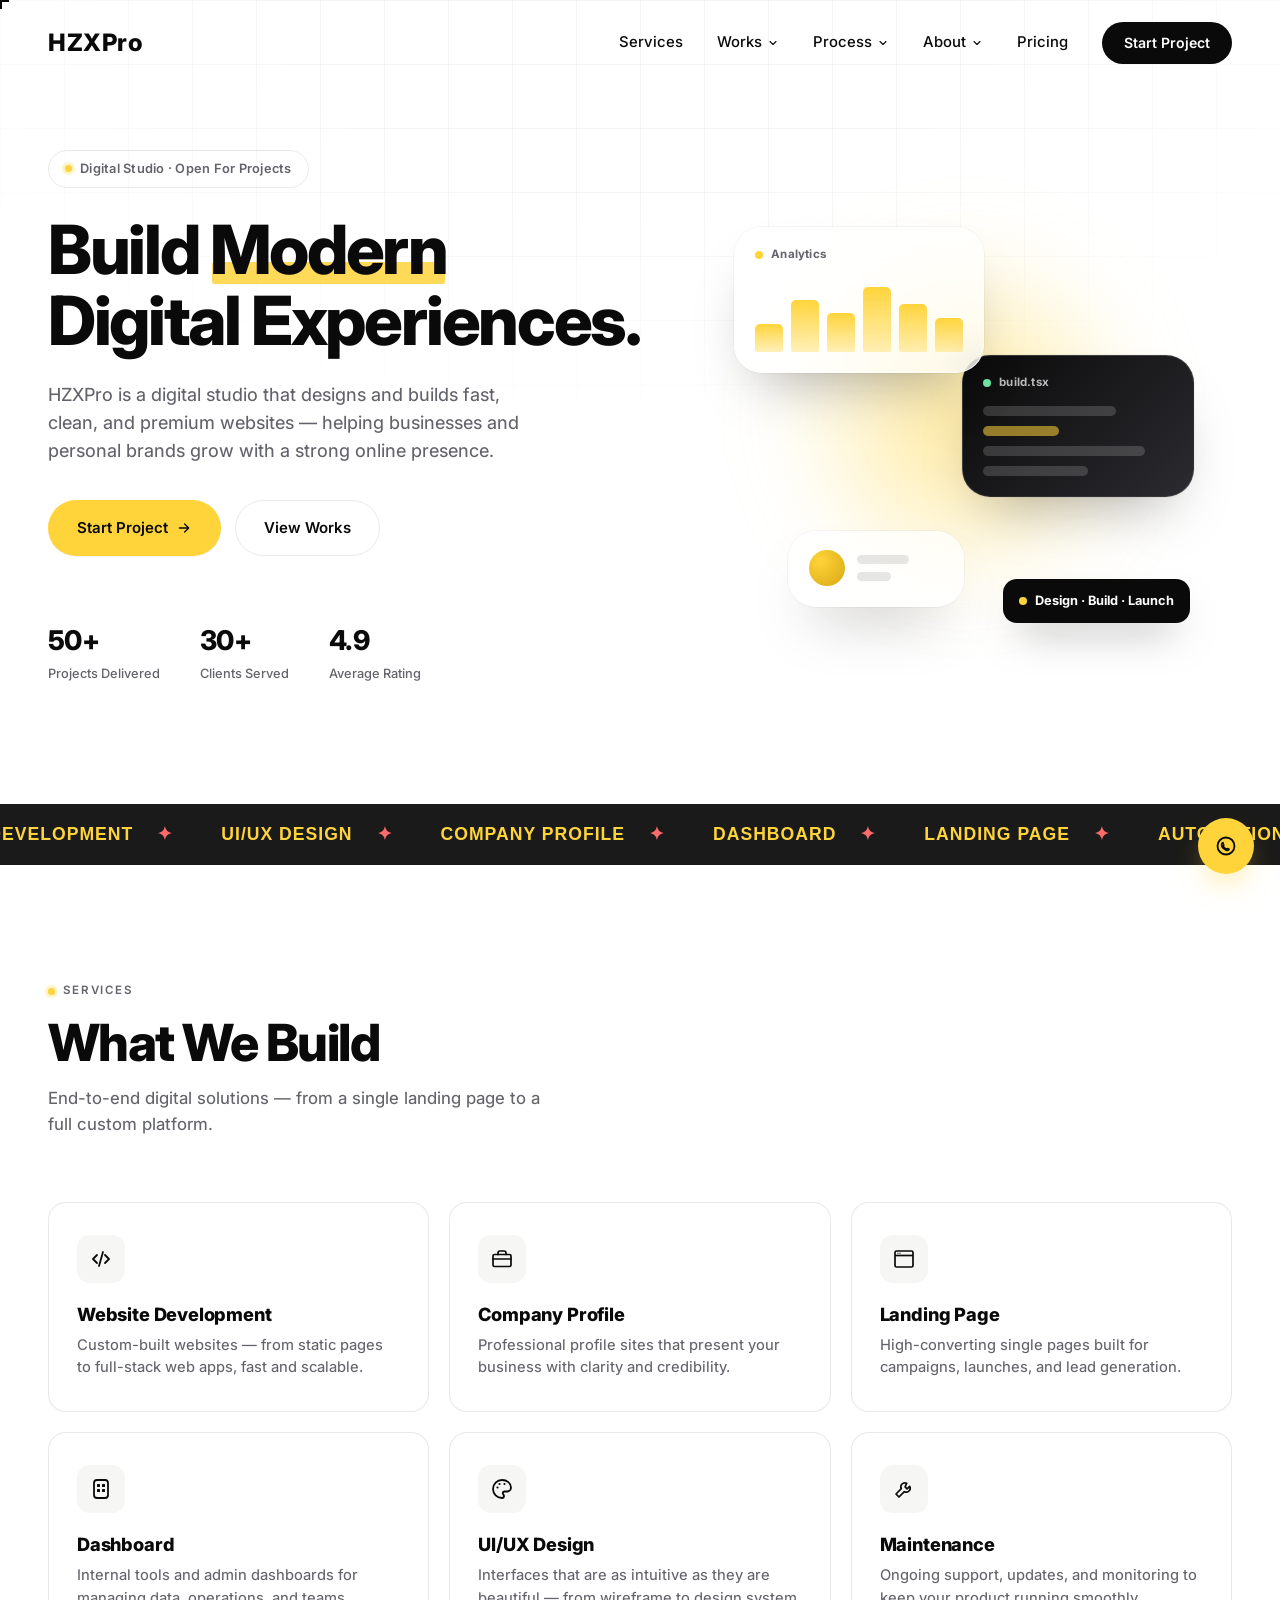
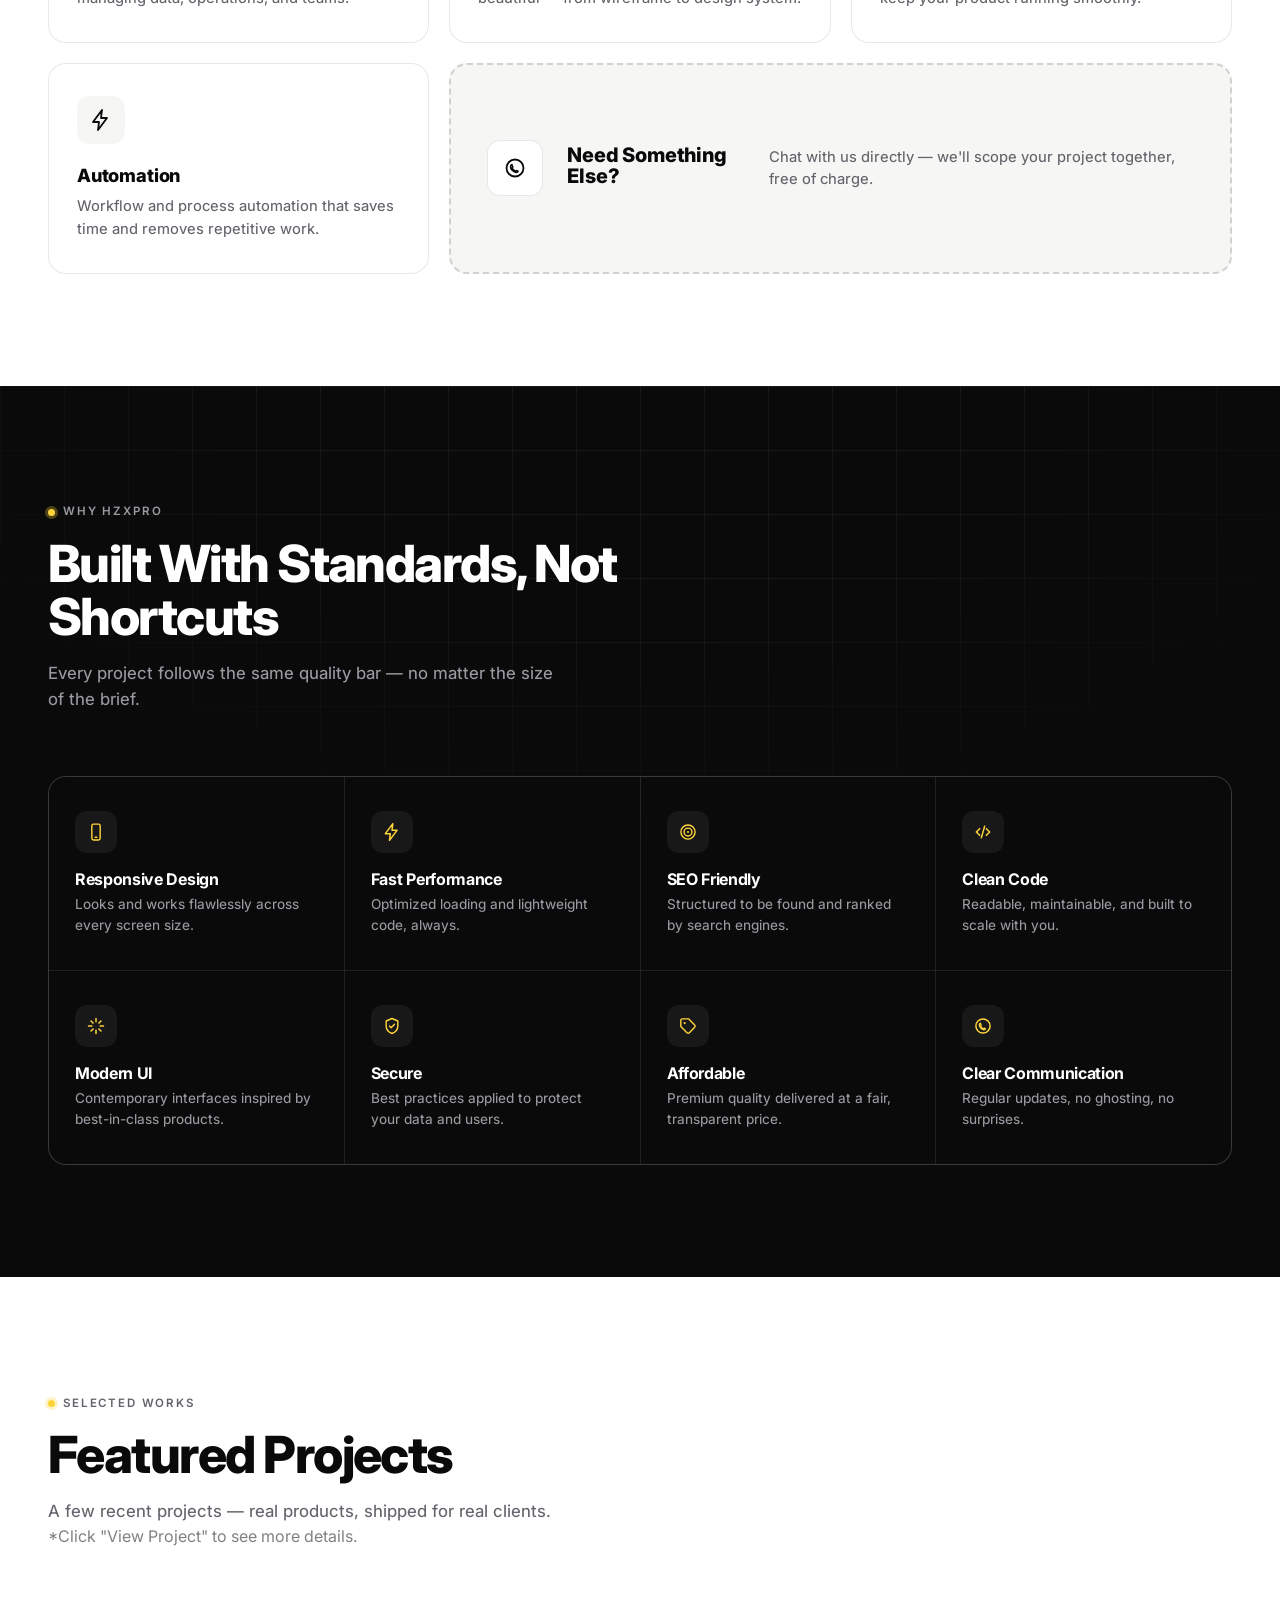
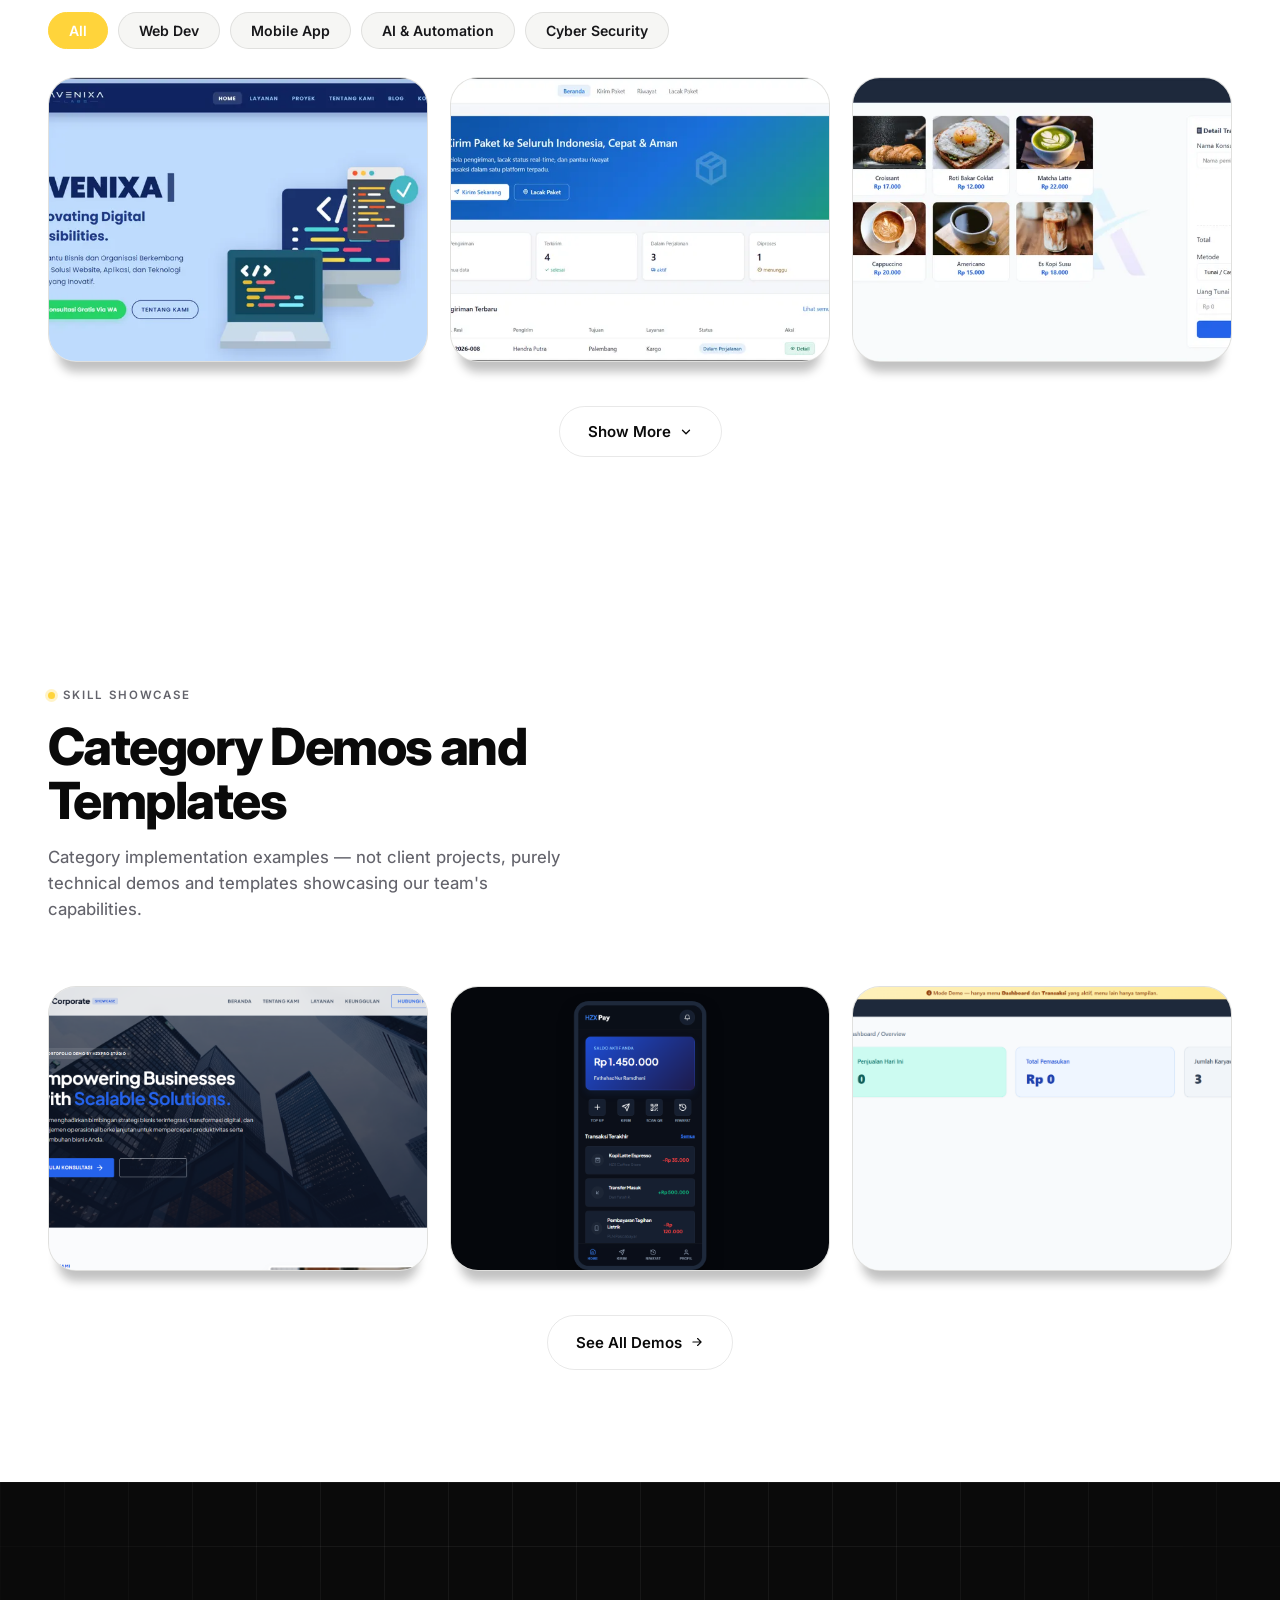
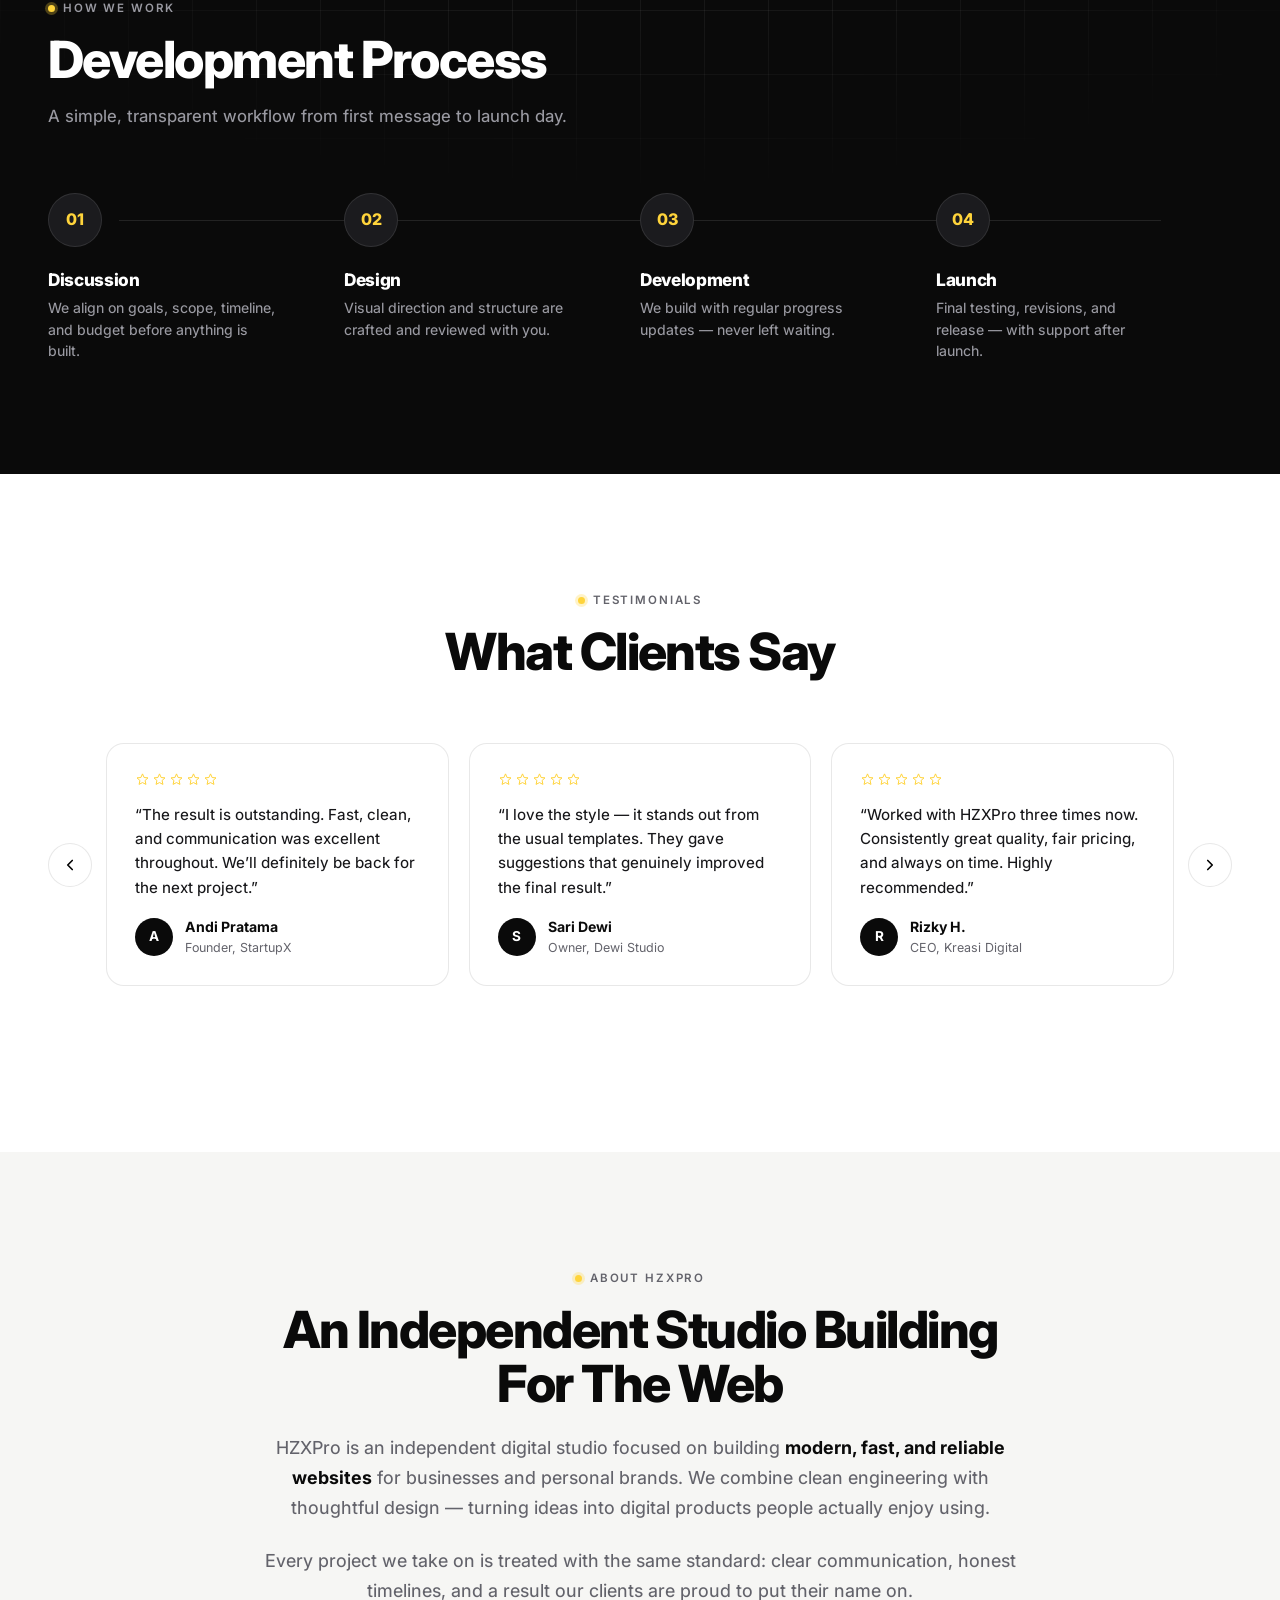
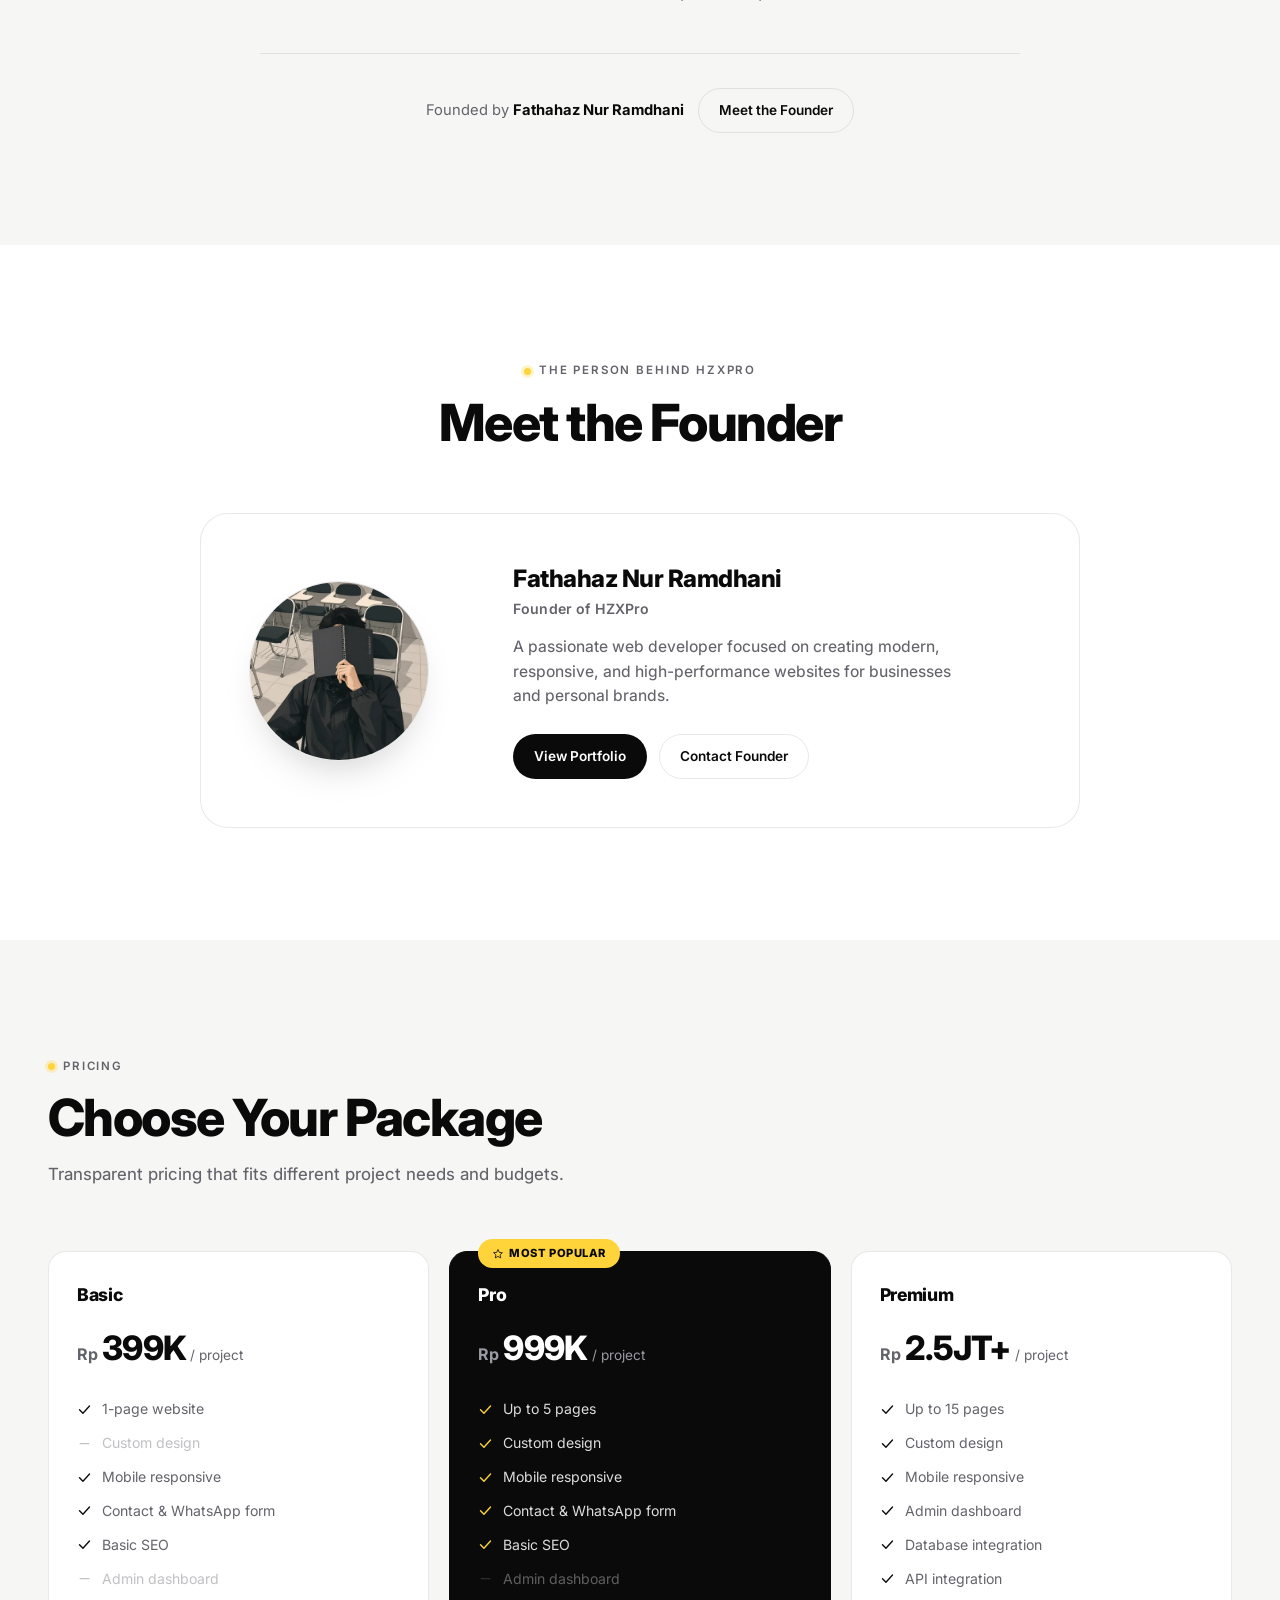
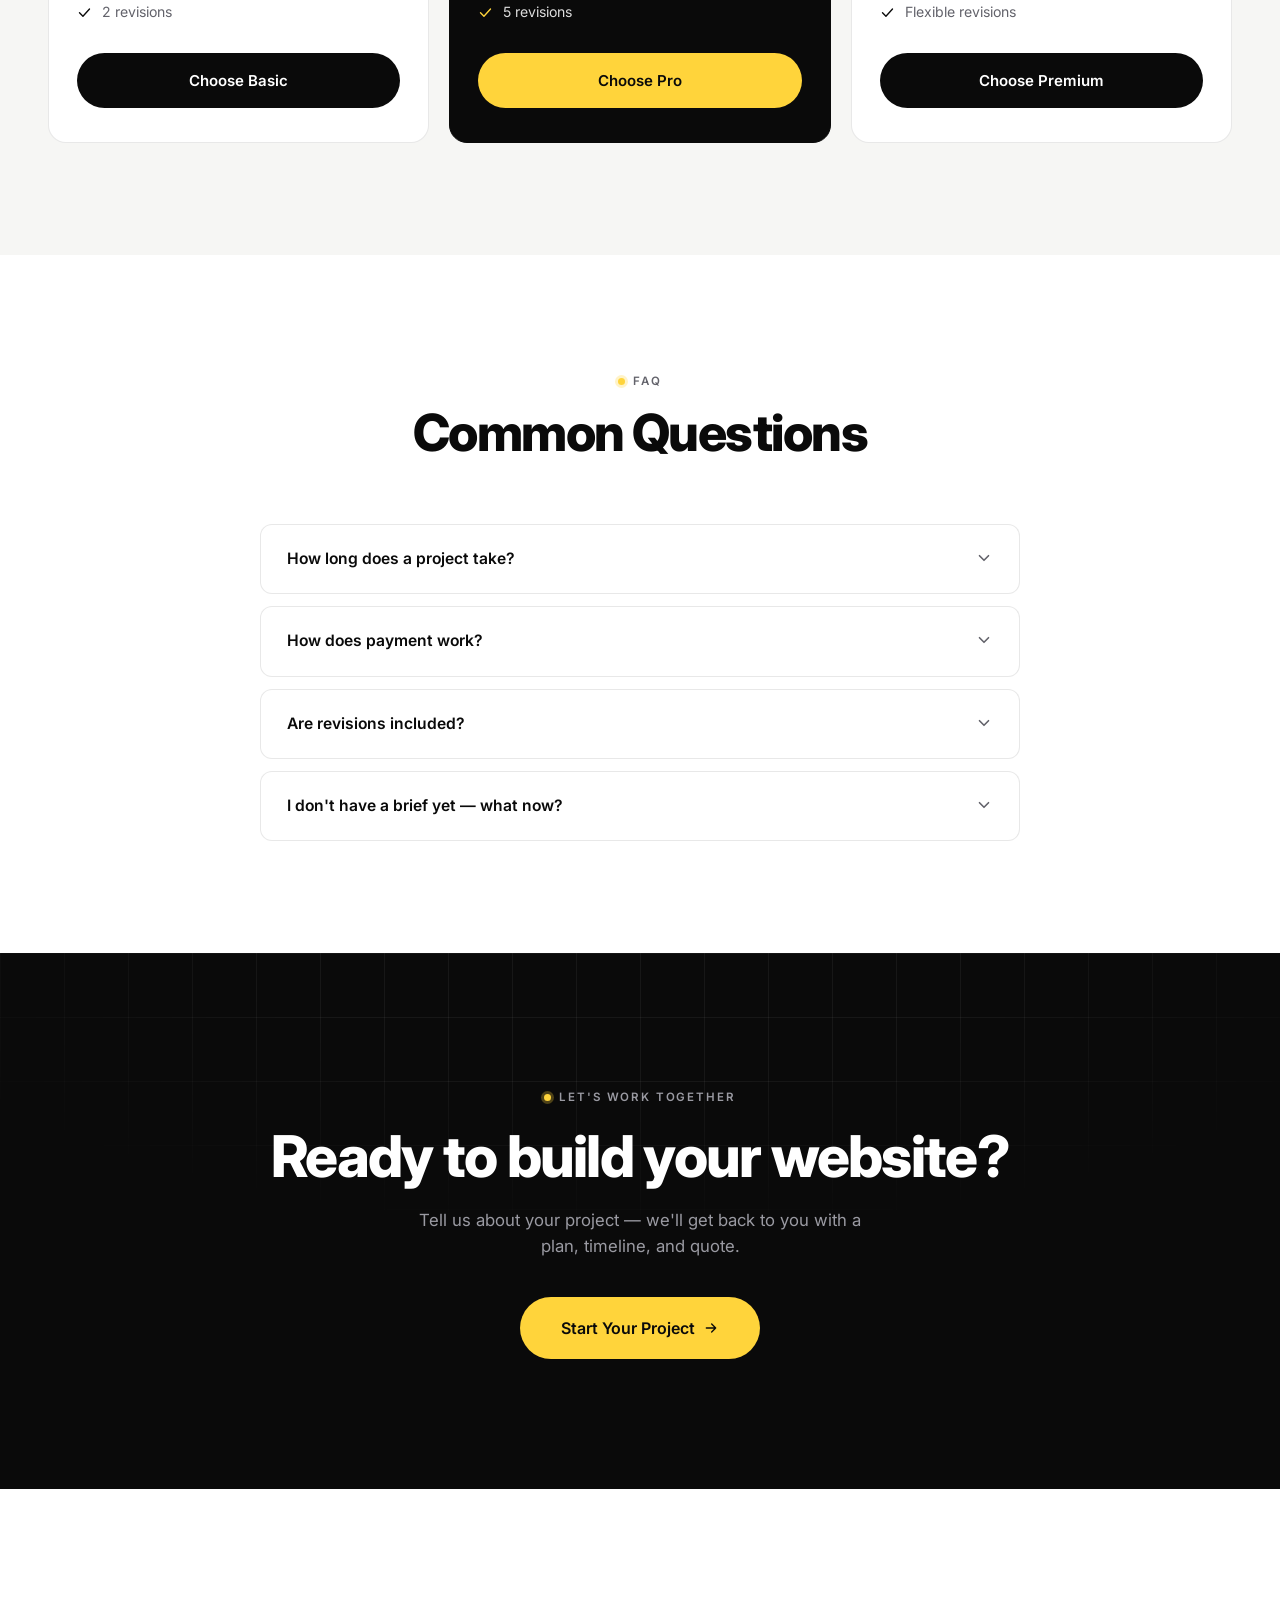
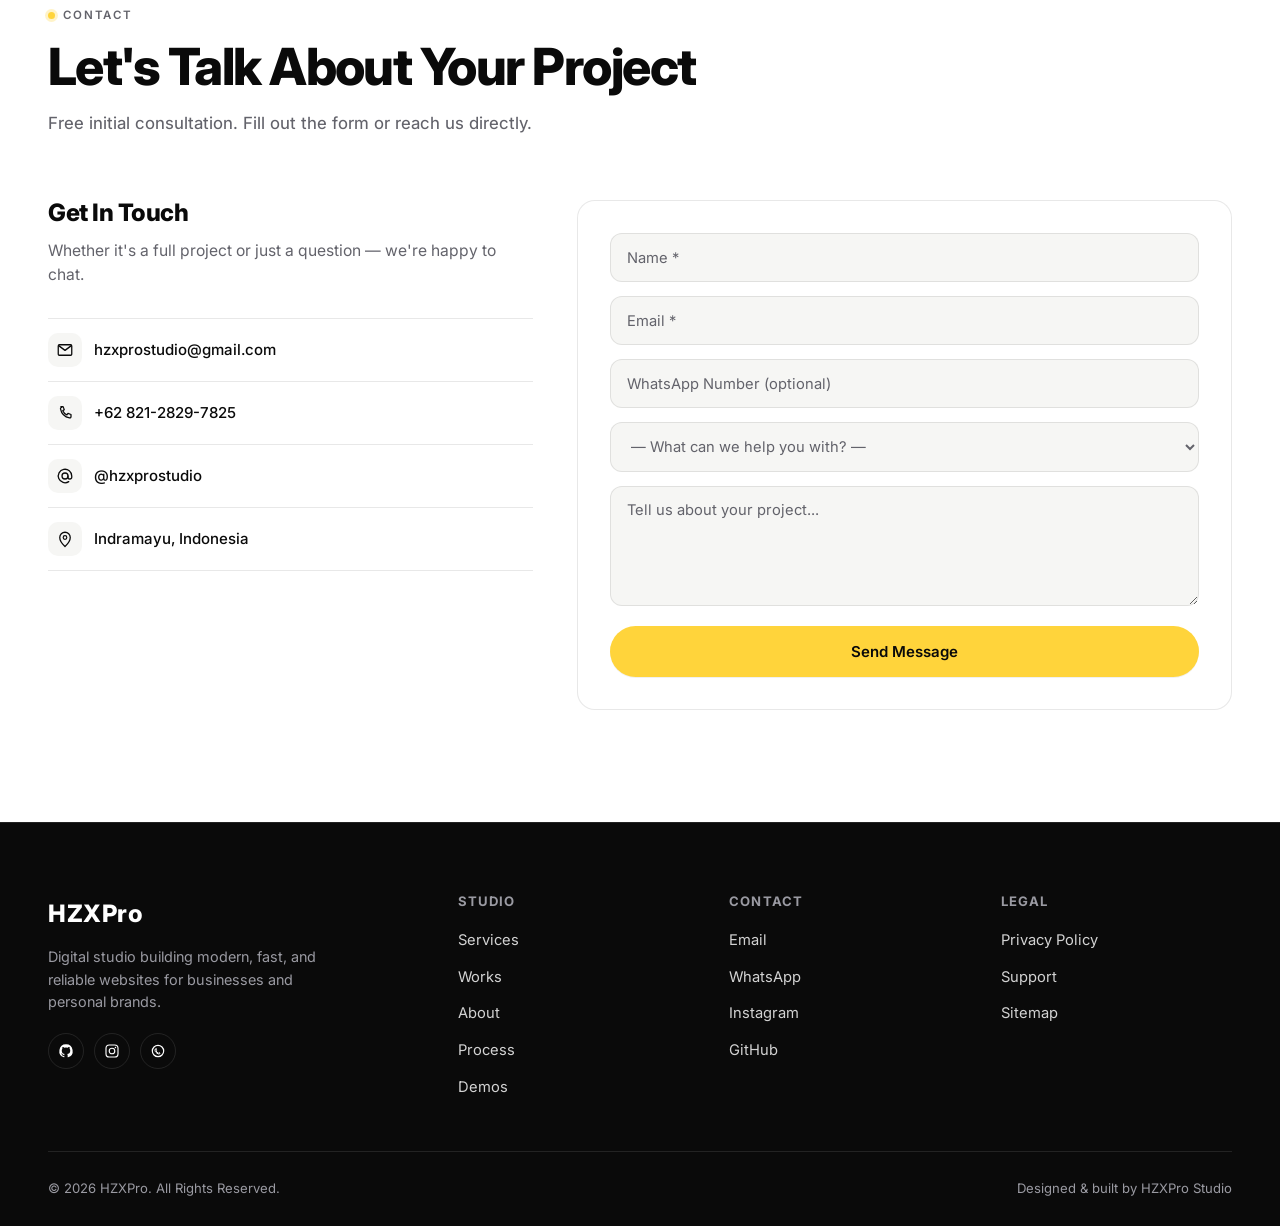
<file: index.html>
<!DOCTYPE html>
<html lang="en">

<head>
    <meta charset="UTF-8" />
    <meta name="viewport" content="width=device-width, initial-scale=1.0" />
    <title>HZXPro — Digital Studio for Modern Business</title>
    <link rel="icon" href="asset/favicon/favicon.ico" sizes="any">
    <link rel="apple-touch-icon" sizes="180x180" href="asset/favicon/apple-touch-icon.png">
    <link rel="icon" type="image/png" sizes="32x32" href="asset/favicon/favicon-32x32.png">
    <link rel="icon" type="image/png" sizes="16x16" href="asset/favicon/favicon-16x16.png">
    <link rel="manifest" href="asset/favicon/site.webmanifest">

    <!-- Fonts -->
    <link rel="stylesheet" href="style.css" fetchpriority="high" />
    <link rel="preconnect" href="https://fonts.googleapis.com">
    <link rel="preconnect" href="https://fonts.gstatic.com" crossorigin>
    <link href="https://fonts.googleapis.com/css2?family=Inter:wght@400;500;600;700;800;900&display=swap"
        rel="stylesheet" media="print" onload="this.media='all'">

    <meta name="description"
        content="HZXPro is an independent digital studio building modern, fast, and reliable websites — from landing pages to custom dashboards — for businesses and personal brands." />
    <meta name="keywords"
        content="hzxpro, hzx pro, HZXPRO, HZXPro, HZX PRO, HZX pro, hzxpro studio, HZXPro studio, jasa buat website, jasa pembuatan website, jasa pembuatan website murah, jasa website murah, bikin website berapa harga, harga bikin website, jasa website Indramayu, jasa buat website Indramayu, web developer Indramayu, jasa website Indonesia, bikin landing page, jasa buat landing page, jasa landing page murah, jasa buat toko online, bikin toko online, jasa website untuk UMKM, bikin website UMKM, bikin company profile online, jasa company profile, jasa desain web, jasa desain website, jasa bikin aplikasi web, jasa buat dashboard, bikin dashboard admin, jasa bikin sistem informasi, jasa web app, jasa maintenance website, jasa perbaikan website, jasa optimasi website, website cepat SEO friendly, jasa desain UI UX, jasa freelance website, studio digital Indonesia, digital agency Indramayu, jasa pembuatan aplikasi, konsultasi bikin website, jasa website bisnis kecil, jasa website personal brand, HZXPro, web development studio, company profile, landing page, UI/UX design, jasa web developer Indonesia, website performa tinggi, jasa desain website modern, jasa pembuatan website profesional, jasa bikin landing page high-converting, web development studio Indonesia, jasa desain UI/UX untuk startup, jasa pembuatan admin dashboard, jasa pembuatan sistem operasi web, jasa maintenance website terpercaya, layanan optimasi website, otomasi bisnis, jasa pembuatan website Indramayu, studio desain web untuk bisnis lokal, web developer untuk personal branding, digital agency web development terjangkau, pembuatan website fast & responsive, website company profile modern, jasa web dev dengan standar performa tinggi, jasa web scalable, jasa web SEO-friendly, buat website perusahaan, bikin web murah premium, developer website murah, jasa pembuatan aplikasi web, HZXPro Studio, HZXPro Studio Indonesia, Software House Indonesia, Jasa Website, Web Development, Website Development, Website Developer Indonesia, Frontend Developer, Backend Developer, Full Stack Developer, Responsive Website, Company Profile Website, Landing Page Development, Business Website, Portfolio Website, Custom Website, Web Application, Digital Solutions, jasa website murah indonesia, software house untuk UMKM, jasa website company profile, jasa landing page bisnis, custom web application, website toko online, website sekolah, website restoran, website startup, responsive web developer, modern website design, website dengan SEO, website cepat dan aman, website premium, freelance web developer indonesia, website developer cirebon, website developer indramayu, website developer jawa barat, software house indramayu, HTML CSS JavaScript, PHP, MySQL, Laravel, React, Node.js, Express.js, GitHub Pages, REST API, Responsive Design, SEO Optimization, Performance Optimization, Web Accessibility, jasa buat web, jasa bikin web murah" />
    <meta name="author" content="HZXPro" />
    <meta name="google-site-verification" content="x44in-LRZf5VLk7SpLlZgoH_BsoV_aUT0wZBmLMw2Yg" />
    <meta name="robots" content="index, follow" />
    <link rel="canonical" href="https://hzxprostudio.github.io" />

    <!-- Open Graph -->
    <meta property="og:type" content="website" />
    <meta property="og:site_name" content="HZXPro" />
    <meta property="og:title" content="HZXPro — Digital Studio for Modern Business" />
    <meta property="og:description"
        content="Independent digital studio building modern, fast, and reliable websites for businesses and personal brands." />
    <meta property="og:image" content="https://hzxprostudio.github.io/asset/logo.png" />
    <meta property="og:url" content="https://hzxprostudio.github.io" />
    <meta property="og:locale" content="id_ID" />

    <!-- Twitter Card -->
    <meta name="twitter:card" content="summary_large_image" />
    <meta name="twitter:title" content="HZXPro — Digital Studio for Modern Business" />
    <meta name="twitter:description"
        content="Independent digital studio building modern, fast, and reliable websites for businesses and personal brands." />
    <meta name="twitter:image" content="https://hzxprostudio.github.io/asset/logo.png" />


    <link rel="icon" type="image/png" href="asset/favicon/favicon-96x96.png" />
    <link rel="apple-touch-icon" href="asset/favicon/apple-touch-icon.png" />

    <!-- Structured Data -->
    <script type="application/ld+json">
        {
            "@context": "https://schema.org",
            "@type": "ProfessionalService",
            "name": "HZXPro",
            "description": "Digital studio building modern, fast, and reliable websites for businesses and personal brands.",
            "url": "https://hzxprostudio.github.io/",
            "founder": {
                "@type": "Person",
                "name": "Fathahaz Nur Ramdhani"
            },
            "address": {
                "@type": "PostalAddress",
                "addressLocality": "Indramayu",
                "addressCountry": "ID"
            }
        }
    </script>
</head>

<body>

    <!-- Cursor Custom -->
    <div class="custom-crosshair" id="customCrosshair">
        <div class="ch-line-h"></div>
        <div class="ch-line-v"></div>
        <div class="ch-circle"></div>
    </div>

    <!-- ===== SVG ICON SPRITE ===== -->
    <svg style="display:none">
        <symbol id="ic-sparkle" viewBox="0 0 24 24">
            <path d="M12 3v4M12 17v4M3 12h4M17 12h4M6 6l2.5 2.5M15.5 15.5L18 18M18 6l-2.5 2.5M8.5 15.5L6 18"
                stroke="currentColor" stroke-width="1.8" stroke-linecap="round" />
        </symbol>
        <symbol id="ic-code" viewBox="0 0 24 24">
            <path d="M8 8 4 12l4 4" stroke="currentColor" stroke-width="1.8" stroke-linecap="round"
                stroke-linejoin="round" fill="none" />
            <path d="m16 8 4 4-4 4" stroke="currentColor" stroke-width="1.8" stroke-linecap="round"
                stroke-linejoin="round" fill="none" />
            <path d="m14 5-4 14" stroke="currentColor" stroke-width="1.8" stroke-linecap="round" fill="none" />
        </symbol>
        <symbol id="ic-briefcase" viewBox="0 0 24 24">
            <rect x="3" y="7.5" width="18" height="12" rx="1.5" stroke="currentColor" stroke-width="1.7" fill="none" />
            <path d="M8 7.5V6a2 2 0 0 1 2-2h4a2 2 0 0 1 2 2v1.5M3 12h18" stroke="currentColor" stroke-width="1.7"
                stroke-linecap="round" fill="none" />
        </symbol>
        <symbol id="ic-window" viewBox="0 0 24 24">
            <rect x="3" y="4" width="18" height="16" rx="1.5" stroke="currentColor" stroke-width="1.7" fill="none" />
            <path d="M3 8.5h18" stroke="currentColor" stroke-width="1.7" />
            <circle cx="6" cy="6.2" r=".6" fill="currentColor" />
            <circle cx="8" cy="6.2" r=".6" fill="currentColor" />
        </symbol>
        <symbol id="ic-app" viewBox="0 0 24 24">
            <rect x="5" y="3" width="14" height="18" rx="3" stroke="currentColor" stroke-width="1.8" fill="none" />
            <rect x="8" y="7" width="3" height="3" rx=".5" fill="currentColor" />
            <rect x="13" y="7" width="3" height="3" rx=".5" fill="currentColor" />
            <rect x="8" y="12" width="3" height="3" rx=".5" fill="currentColor" />
            <rect x="13" y="12" width="3" height="3" rx=".5" fill="currentColor" />
        </symbol>
        <symbol id="ic-db" viewBox="0 0 24 24">
            <ellipse cx="12" cy="6" rx="7" ry="2.6" stroke="currentColor" stroke-width="1.7" fill="none" />
            <path d="M5 6v6c0 1.4 3.1 2.6 7 2.6s7-1.2 7-2.6V6M5 12v6c0 1.4 3.1 2.6 7 2.6s7-1.2 7-2.6v-6"
                stroke="currentColor" stroke-width="1.7" fill="none" />
        </symbol>
        <symbol id="ic-palette" viewBox="0 0 24 24">
            <path
                d="M12 3a9 9 0 1 0 0 18c1.2 0 2-1 2-2 0-.6-.3-1-.6-1.4-.3-.4-.6-.8-.6-1.3 0-1 .8-1.8 1.8-1.8H17a4 4 0 0 0 4-4c0-4.4-4-7.5-9-7.5Z"
                stroke="currentColor" stroke-width="1.8" stroke-linejoin="round" fill="none" />
            <circle cx="7.5" cy="10.5" r="1.1" fill="currentColor" />
            <circle cx="9.5" cy="7" r="1.1" fill="currentColor" />
            <circle cx="14.5" cy="7" r="1.1" fill="currentColor" />
        </symbol>
        <symbol id="ic-wrench" viewBox="0 0 24 24">
            <path d="M14.7 6.3a4 4 0 0 0-5.4 5.4L4 17l3 3 5.3-5.3a4 4 0 0 0 5.4-5.4l-2.6 2.6-2-2Z" stroke="currentColor"
                stroke-width="1.7" stroke-linejoin="round" fill="none" />
        </symbol>
        <symbol id="ic-bolt" viewBox="0 0 24 24">
            <path d="M13 2 4 14h6l-1 8 9-12h-6l1-8Z" stroke="currentColor" stroke-width="1.8" stroke-linejoin="round"
                stroke-linecap="round" fill="none" />
        </symbol>
        <symbol id="ic-mobile" viewBox="0 0 24 24">
            <rect x="7" y="2.5" width="10" height="19" rx="2" stroke="currentColor" stroke-width="1.7" fill="none" />
            <path d="M11 18.3h2" stroke="currentColor" stroke-width="1.7" stroke-linecap="round" />
        </symbol>
        <symbol id="ic-target" viewBox="0 0 24 24">
            <circle cx="12" cy="12" r="8.5" stroke="currentColor" stroke-width="1.7" fill="none" />
            <circle cx="12" cy="12" r="4.7" stroke="currentColor" stroke-width="1.7" fill="none" />
            <circle cx="12" cy="12" r="1.2" fill="currentColor" />
        </symbol>
        <symbol id="ic-shield" viewBox="0 0 24 24">
            <path d="M12 3 5 6v6c0 4.5 3 7.5 7 9 4-1.5 7-4.5 7-9V6l-7-3Z" stroke="currentColor" stroke-width="1.7"
                stroke-linejoin="round" fill="none" />
            <path d="m9 12 2 2 4-4" stroke="currentColor" stroke-width="1.7" stroke-linecap="round"
                stroke-linejoin="round" fill="none" />
        </symbol>
        <symbol id="ic-tag" viewBox="0 0 24 24">
            <path d="M12.6 3.4 20 10.8a2 2 0 0 1 0 2.8l-6.4 6.4a2 2 0 0 1-2.8 0L3.4 12.6V5a1.6 1.6 0 0 1 1.6-1.6h7.6Z"
                stroke="currentColor" stroke-width="1.7" stroke-linejoin="round" fill="none" />
            <circle cx="8" cy="8.5" r="1.3" fill="currentColor" />
        </symbol>
        <symbol id="ic-check" viewBox="0 0 24 24">
            <path d="m4 12.5 5.5 5.5L20 6.5" stroke="currentColor" stroke-width="2.2" stroke-linecap="round"
                stroke-linejoin="round" fill="none" />
        </symbol>
        <symbol id="ic-minus" viewBox="0 0 24 24">
            <path d="M5 12h14" stroke="currentColor" stroke-width="2" stroke-linecap="round" />
        </symbol>
        <symbol id="ic-plus" viewBox="0 0 24 24">
            <path d="M12 5v14M5 12h14" stroke="currentColor" stroke-width="2" stroke-linecap="round" />
        </symbol>
        <symbol id="ic-chevron" viewBox="0 0 24 24">
            <path d="m6 9 6 6 6-6" stroke="currentColor" stroke-width="2.2" stroke-linecap="round"
                stroke-linejoin="round" fill="none" />
        </symbol>
        <symbol id="ic-chevron-left" viewBox="0 0 24 24">
            <path d="m15 6-6 6 6 6" stroke="currentColor" stroke-width="2.2" stroke-linecap="round"
                stroke-linejoin="round" fill="none" />
        </symbol>
        <symbol id="ic-chevron-right" viewBox="0 0 24 24">
            <path d="m9 6 6 6-6 6" stroke="currentColor" stroke-width="2.2" stroke-linecap="round"
                stroke-linejoin="round" fill="none" />
        </symbol>
        <symbol id="ic-star" viewBox="0 0 24 24">
            <path d="m12 3 2.6 5.8 6.2.6-4.7 4.2 1.4 6.2L12 16.9 6.5 19.8l1.4-6.2L3.2 9.4l6.2-.6Z" stroke="currentColor"
                stroke-width="1.6" stroke-linejoin="round" fill="none" />
        </symbol>
        <symbol id="ic-arrow-up" viewBox="0 0 24 24">
            <path d="M12 19V5M5 12l7-7 7 7" stroke="currentColor" stroke-width="2.2" stroke-linecap="round"
                stroke-linejoin="round" fill="none" />
        </symbol>
        <symbol id="ic-arrow-right" viewBox="0 0 24 24">
            <path d="M5 12h14M13 6l6 6-6 6" stroke="currentColor" stroke-width="2" stroke-linecap="round"
                stroke-linejoin="round" fill="none" />
        </symbol>
        <symbol id="ic-mail" viewBox="0 0 24 24">
            <rect x="3" y="5" width="18" height="14" rx="1.5" stroke="currentColor" stroke-width="1.7" fill="none" />
            <path d="m4 6.5 8 6 8-6" stroke="currentColor" stroke-width="1.7" stroke-linecap="round"
                stroke-linejoin="round" fill="none" />
        </symbol>
        <symbol id="ic-phone" viewBox="0 0 24 24">
            <path
                d="M6.5 3.5h3l1.5 4-2 1.5a11 11 0 0 0 5.5 5.5l1.5-2 4 1.5v3c0 1-.9 1.8-1.9 1.6-6-1.2-10.9-6-12.1-12.1-.2-1 .6-1.9 1.6-1.9Z"
                stroke="currentColor" stroke-width="1.7" stroke-linejoin="round" fill="none" />
        </symbol>
        <symbol id="ic-at" viewBox="0 0 24 24">
            <circle cx="12" cy="12" r="4" stroke="currentColor" stroke-width="1.7" fill="none" />
            <path d="M16 12v1.5a2.5 2.5 0 0 0 5 0V12a9 9 0 1 0-4 7.5" stroke="currentColor" stroke-width="1.7"
                stroke-linecap="round" fill="none" />
        </symbol>
        <symbol id="ic-pin" viewBox="0 0 24 24">
            <path d="M12 22s7-6.5 7-12a7 7 0 1 0-14 0c0 5.5 7 12 7 12Z" stroke="currentColor" stroke-width="1.7"
                stroke-linejoin="round" fill="none" />
            <circle cx="12" cy="10" r="2.4" stroke="currentColor" stroke-width="1.6" fill="none" />
        </symbol>
        <symbol id="ic-chat" viewBox="0 0 24 24">
            <circle cx="12" cy="12" r="8.5" stroke="currentColor" stroke-width="1.8" fill="none" />
            <path
                d="M9 8.5c-.3 0-.6.2-.8.5-.4.5-.7 1.1-.7 1.9 0 1.1.6 2.3 1.5 3.2.9 1 2.1 1.8 3.4 2.2.8.3 1.5.3 2-.1.3-.2.6-.5.7-.9l-1.7-.8-.8.8c-1.8-.7-2.9-1.8-3.5-3.5l.8-.8-.9-1.7Z"
                stroke="currentColor" stroke-width="1.5" stroke-linecap="round" stroke-linejoin="round" fill="none" />
        </symbol>
        <symbol id="ic-github" viewBox="0 0 24 24">
            <path
                d="M12 2a10 10 0 0 0-3.16 19.49c.5.09.68-.22.68-.48v-1.7c-2.78.6-3.37-1.34-3.37-1.34-.46-1.16-1.11-1.47-1.11-1.47-.91-.62.07-.61.07-.61 1 .07 1.53 1.03 1.53 1.03.89 1.52 2.34 1.08 2.91.83.09-.65.35-1.08.63-1.33-2.22-.25-4.56-1.11-4.56-4.94 0-1.09.39-1.98 1.03-2.68-.1-.25-.45-1.27.1-2.65 0 0 .84-.27 2.75 1.02a9.5 9.5 0 0 1 5 0c1.91-1.3 2.75-1.02 2.75-1.02.55 1.38.2 2.4.1 2.65.64.7 1.03 1.59 1.03 2.68 0 3.84-2.35 4.68-4.58 4.93.36.31.68.92.68 1.85v2.74c0 .27.18.58.69.48A10 10 0 0 0 12 2Z"
                fill="currentColor" />
        </symbol>
        <symbol id="ic-instagram" viewBox="0 0 24 24">
            <rect x="3" y="3" width="18" height="18" rx="5" stroke="currentColor" stroke-width="1.7" fill="none" />
            <circle cx="12" cy="12" r="4.2" stroke="currentColor" stroke-width="1.7" fill="none" />
            <circle cx="17.2" cy="6.8" r="1.1" fill="currentColor" />
        </symbol>
        <symbol id="ic-user" viewBox="0 0 24 24">
            <circle cx="12" cy="8" r="4" stroke="currentColor" stroke-width="1.7" fill="none" />
            <path d="M4.5 20c1.2-4 4-6 7.5-6s6.3 2 7.5 6" stroke="currentColor" stroke-width="1.7"
                stroke-linecap="round" fill="none" />
        </symbol>
    </svg>

    <div class="scroll-progress" id="scrollProgress"></div>

    <div class="nav-overlay" id="navOverlay"></div>

    <!-- ===== NAVBAR ===== -->
    <nav class="navbar" id="navbar">
        <div class="container">
            <a href="index.html" class="logo"></span>HZXPro</a>
            <div class="nav-links" id="navLinks">
                <a href="#services">Services</a>

                <div class="nav-dropdown-wrap">
                    <button type="button" class="nav-dropdown-toggle" aria-expanded="false"
                        aria-controls="worksDropdown">
                        Works
                        <svg class="ic chevron-mini" width="12" height="12">
                            <use href="#ic-chevron" /></svg>
                    </button>
                    <div class="nav-dropdown" id="worksDropdown">
                        <div class="nav-dropdown-inner">
                            <div class="dropdown-links">
                                <a href="#works">Featured Projects</a>
                                <a href="#categoryDemos">Category Demos</a>
                                <a href="https://hzxprostudio.github.io/DemoAndTamplateHZX/" target="_blank"
                                    rel="noopener">All Demos & Templates ↗</a>
                            </div>
                        </div>
                    </div>
                </div>

                <div class="nav-dropdown-wrap">
                    <button type="button" class="nav-dropdown-toggle" aria-expanded="false"
                        aria-controls="processDropdown">
                        Process
                        <svg class="ic chevron-mini" width="12" height="12">
                            <use href="#ic-chevron" /></svg>
                    </button>
                    <div class="nav-dropdown" id="processDropdown">
                        <div class="nav-dropdown-inner">
                            <div class="dropdown-links">
                                <a href="#process">Development Process</a>
                                <a href="#testimonials">What Clients Say</a>
                            </div>
                        </div>
                    </div>
                </div>

                <div class="nav-dropdown-wrap">
                    <button type="button" class="nav-dropdown-toggle" aria-expanded="false"
                        aria-controls="aboutDropdown">
                        About
                        <svg class="ic chevron-mini" width="12" height="12">
                            <use href="#ic-chevron" /></svg>
                    </button>
                    <div class="nav-dropdown" id="aboutDropdown">
                        <div class="nav-dropdown-inner">
                            <div class="dropdown-links">
                                <a href="#about">About HZXPro</a>
                                <a href="#founder">Meet the Founder</a>
                                <a href="#faq">Common Questions</a>
                            </div>
                        </div>
                    </div>
                </div>

                <a href="#pricing">Pricing</a>
                <a href="#contact" class="nav-cta">Start Project</a>
            </div>
            <button class="hamburger" id="hamburger" aria-label="Menu">
                <span></span><span></span><span></span>
            </button>
        </div>
    </nav>

    <main>
        <!-- ===== HERO ===== -->
        <section class="hero" id="home">
            <div class="grid-backdrop"></div>
            <div class="container hero-grid">
                <div class="reveal">
                    <div class="hero-badge"><span class="dot"></span> Digital Studio · Open For Projects</div>
                    <h1>Build <span class="accent-word">Modern</span> Digital Experiences.</h1>
                    <p class="lead">HZXPro is a digital studio that designs and builds fast, clean, and premium websites
                        —
                        helping businesses and personal brands grow with a strong online presence.</p>
                    <div class="hero-actions">
                        <a href="#contact" class="btn btn-primary">Start Project <svg class="ic" width="16" height="16">
                                <use href="#ic-arrow-right" /></svg></a>
                        <a href="#works" class="btn btn-ghost">View Works</a>
                    </div>
                    <div class="hero-meta">
                        <div><span class="num">50+</span><span class="lbl">Projects Delivered</span></div>
                        <div><span class="num">30+</span><span class="lbl">Clients Served</span></div>
                        <div><span class="num">4.9</span><span class="lbl">Average Rating</span></div>
                    </div>
                </div>
                <div class="hero-visual reveal reveal-d2">
                    <div class="mockup-glow"></div>
                    <div class="stack-visual" id="heroStack">
                        <div class="stack-card card-analytics">
                            <div class="stack-card-head">
                                <span class="stack-dot"></span>
                                <span class="stack-label">Analytics</span>
                            </div>
                            <div class="mini-bars">
                                <span style="--h:38%"></span>
                                <span style="--h:70%"></span>
                                <span style="--h:52%"></span>
                                <span style="--h:88%"></span>
                                <span style="--h:64%"></span>
                                <span style="--h:46%"></span>
                            </div>
                        </div>
                        <div class="stack-card card-code">
                            <div class="stack-card-head">
                                <span class="stack-dot stack-dot-alt"></span>
                                <span class="stack-label">build.tsx</span>
                            </div>
                            <div class="code-line w70"></div>
                            <div class="code-line w40 accent"></div>
                            <div class="code-line w85"></div>
                            <div class="code-line w55"></div>
                        </div>
                        <div class="stack-card card-app">
                            <div class="app-avatar"></div>
                            <div class="app-lines">
                                <div class="app-line w60"></div>
                                <div class="app-line w40"></div>
                            </div>
                        </div>
                        <div class="stack-float-badge"><span class="pulse"></span> Design · Build · Launch</div>
                    </div>
                </div>
            </div>
        </section>

        <!-- ===== MARQUEE ===== -->
        <div class="marquee-strip">
            <div class="marquee-track">
                <span>Website Development</span><span>UI/UX Design</span><span>Company
                    Profile</span><span>Dashboard</span><span>Landing Page</span><span>Automation</span>
            </div>
        </div>

        <!-- ===== SERVICES ===== -->
        <section id="services">
            <div class="container">
                <div class="section-head reveal">
                    <span class="eyebrow">Services</span>
                    <h2 class="section-title">What We Build</h2>
                    <p class="section-sub">End-to-end digital solutions — from a single landing page to a full custom
                        platform.</p>
                </div>
                <div class="services-grid">
                    <div class="service-card reveal">
                        <div class="service-icon"><svg class="ic" width="24" height="24">
                                <use href="#ic-code" /></svg></div>
                        <h3>Website Development</h3>
                        <p>Custom-built websites — from static pages to full-stack web apps, fast and scalable.</p>
                    </div>
                    <div class="service-card reveal reveal-d1">
                        <div class="service-icon"><svg class="ic" width="24" height="24">
                                <use href="#ic-briefcase" /></svg></div>
                        <h3>Company Profile</h3>
                        <p>Professional profile sites that present your business with clarity and credibility.</p>
                    </div>
                    <div class="service-card reveal reveal-d2">
                        <div class="service-icon"><svg class="ic" width="24" height="24">
                                <use href="#ic-window" /></svg></div>
                        <h3>Landing Page</h3>
                        <p>High-converting single pages built for campaigns, launches, and lead generation.</p>
                    </div>
                    <div class="service-card reveal">
                        <div class="service-icon"><svg class="ic" width="24" height="24">
                                <use href="#ic-app" /></svg></div>
                        <h3>Dashboard</h3>
                        <p>Internal tools and admin dashboards for managing data, operations, and teams.</p>
                    </div>
                    <div class="service-card reveal reveal-d1">
                        <div class="service-icon"><svg class="ic" width="24" height="24">
                                <use href="#ic-palette" /></svg></div>
                        <h3>UI/UX Design</h3>
                        <p>Interfaces that are as intuitive as they are beautiful — from wireframe to design system.</p>
                    </div>
                    <div class="service-card reveal reveal-d2">
                        <div class="service-icon"><svg class="ic" width="24" height="24">
                                <use href="#ic-wrench" /></svg></div>
                        <h3>Maintenance</h3>
                        <p>Ongoing support, updates, and monitoring to keep your product running smoothly.</p>
                    </div>
                    <div class="service-card reveal reveal-d3">
                        <div class="service-icon"><svg class="ic" width="24" height="24">
                                <use href="#ic-bolt" /></svg></div>
                        <h3>Automation</h3>
                        <p>Workflow and process automation that saves time and removes repetitive work.</p>
                    </div>
                    <a href="https://wa.me/6282128297825?text=Halo%20HZXPro%2C%20saya%20mau%20tanya%20soal%20layanan%20di%20luar%20yang%20tercantum."
                        target="_blank" rel="noopener" class="service-card reveal reveal-d4"
                        style="display:flex;flex-direction:column;justify-content:center;">
                        <div class="service-icon"><svg class="ic" width="24" height="24">
                                <use href="#ic-chat" /></svg></div>
                        <h3>Need Something Else?</h3>
                        <p>Chat with us directly — we'll scope your project together, free of charge.</p>
                    </a>
                </div>
            </div>
        </section>

        <!-- ===== WHY CHOOSE HZXPRO ===== -->
        <section class="section--dark" id="why">
            <div class="grid-backdrop"></div>
            <div class="container">
                <div class="section-head reveal">
                    <span class="eyebrow">Why HZXPro</span>
                    <h2 class="section-title">Built With Standards, Not Shortcuts</h2>
                    <p class="section-sub">Every project follows the same quality bar — no matter the size of the brief.
                    </p>
                </div>
                <div class="why-grid reveal">
                    <div class="why-item">
                        <div class="why-icon"><svg class="ic" width="20" height="20">
                                <use href="#ic-mobile" /></svg></div>
                        <h3>Responsive Design</h3>
                        <p>Looks and works flawlessly across every screen size.</p>
                    </div>
                    <div class="why-item">
                        <div class="why-icon"><svg class="ic" width="20" height="20">
                                <use href="#ic-bolt" /></svg></div>
                        <h3>Fast Performance</h3>
                        <p>Optimized loading and lightweight code, always.</p>
                    </div>
                    <div class="why-item">
                        <div class="why-icon"><svg class="ic" width="20" height="20">
                                <use href="#ic-target" /></svg></div>
                        <h3>SEO Friendly</h3>
                        <p>Structured to be found and ranked by search engines.</p>
                    </div>
                    <div class="why-item">
                        <div class="why-icon"><svg class="ic" width="20" height="20">
                                <use href="#ic-code" /></svg></div>
                        <h3>Clean Code</h3>
                        <p>Readable, maintainable, and built to scale with you.</p>
                    </div>
                    <div class="why-item">
                        <div class="why-icon"><svg class="ic" width="20" height="20">
                                <use href="#ic-sparkle" /></svg></div>
                        <h3>Modern UI</h3>
                        <p>Contemporary interfaces inspired by best-in-class products.</p>
                    </div>
                    <div class="why-item">
                        <div class="why-icon"><svg class="ic" width="20" height="20">
                                <use href="#ic-shield" /></svg></div>
                        <h3>Secure</h3>
                        <p>Best practices applied to protect your data and users.</p>
                    </div>
                    <div class="why-item">
                        <div class="why-icon"><svg class="ic" width="20" height="20">
                                <use href="#ic-tag" /></svg></div>
                        <h3>Affordable</h3>
                        <p>Premium quality delivered at a fair, transparent price.</p>
                    </div>
                    <div class="why-item">
                        <div class="why-icon"><svg class="ic" width="20" height="20">
                                <use href="#ic-chat" /></svg></div>
                        <h3>Clear Communication</h3>
                        <p>Regular updates, no ghosting, no surprises.</p>
                    </div>
                </div>
            </div>
        </section>

        <!-- ===== FEATURED WORKS ===== -->
        <section id="works">
            <div class="container">
                <div class="section-head reveal">
                    <span class="eyebrow">Selected Works</span>
                    <h2 class="section-title">Featured Projects</h2>
                    <p class="section-sub">A few recent projects — real products, shipped for real clients.</p>
                    <p style="color: grey;">*Click "View Project" to see more details.</p>
                </div>
                <div class="works-filter reveal" id="projectFilterTabs" role="tablist"
                    aria-label="Filter proyek berdasarkan kategori">
                    <button class="filter-btn is-active" data-filter="all" role="tab" aria-selected="true">All</button>
                    <button class="filter-btn" data-filter="web" role="tab" aria-selected="false">Web Dev</button>
                    <button class="filter-btn" data-filter="mobile" role="tab" aria-selected="false">Mobile App</button>
                    <button class="filter-btn" data-filter="ai" role="tab" aria-selected="false">AI &
                        Automation</button>
                    <button class="filter-btn" data-filter="cyber" role="tab" aria-selected="false">Cyber
                        Security</button>
                </div>
                <div class="works-grid">
                    <div class="work-card reveal" data-category="web">
                        <img src="asset/p1.webp" alt="Avenixa Labs project preview" width="1000" height="452"
                            loading="lazy" decoding="async" />
                        <div class="work-overlay">
                            <span class="work-tag">Web — 2026</span>
                            <h3>Avenixa Labs</h3>
                            <a href="https://avenixalabs.my.id/" class="work-link" target="_blank" rel="noopener"
                                aria-label="View Avenixa Labs project">View
                                Project <svg class="ic" width="14" height="14">
                                    <use href="#ic-arrow-right" /></svg></a>
                        </div>
                    </div>
                    <div class="work-card reveal reveal-d1" data-category="web">
                        <img src="asset/p2.webp" alt="Hazz Parcel project preview" width="1000" height="458"
                            loading="lazy" decoding="async" />
                        <div class="work-overlay">
                            <span class="work-tag">Web — 2026</span>
                            <h3>Hazz Parcel</h3>
                            <a href="https://hzx-greedy.github.io/HAZZPARCEL" class="work-link" target="_blank"
                                rel="noopener" aria-label="View Hazz Parcel project">View Project <svg class="ic"
                                    width="14" height="14">
                                    <use href="#ic-arrow-right" /></svg></a>
                        </div>
                    </div>
                    <div class="work-card reveal reveal-d2" data-category="web">
                        <img src="asset/p3.webp" alt="POS Demo project preview" width="1000" height="453" loading="lazy"
                            decoding="async" />
                        <div class="work-overlay">
                            <span class="work-tag">Web App — 2026</span>
                            <h3>POS Demo</h3>
                            <a href="https://hzx-greedy.github.io/POSDemo/" class="work-link" target="_blank"
                                rel="noopener" aria-label="View POS Demo project">View Project <svg class="ic"
                                    width="14" height="14">
                                    <use href="#ic-arrow-right" /></svg></a>
                        </div>
                    </div>
                </div>
                <div class="works-more" id="worksMore" hidden>
                    <button class="btn btn-ghost" id="worksToggleBtn" aria-expanded="false">
                        <span class="worksToggleLabel">Show More</span>
                        <svg class="ic worksToggleIcon" width="14" height="14">
                            <use href="#ic-chevron" />
                        </svg>
                    </button>
                </div>
            </div>
        </section>

        <!-- ===== CATEGORY DEMOS ===== -->
        <section id="categoryDemos">
            <div class="container">
                <div class="section-head reveal">
                    <span class="eyebrow">Skill Showcase</span>
                    <h2 class="section-title">Category Demos and Templates</h2>
                    <p class="section-sub">Category implementation examples — not client projects, purely technical
                        demos and templates showcasing our team's capabilities.</p>
                </div>

                <div class="works-grid" id="demoGrid">
                    <div class="work-card reveal" data-category="web">
                        <img src="asset/demos/corporate.png" alt="Web Dev demo preview" width="1000" height="452"
                            loading="lazy" decoding="async" />
                        <div class="work-overlay">
                            <span class="work-tag work-tag--demo">Demo — Web Dev</span>
                            <h3>Company Profile</h3>
                            <a href="https://hzxprostudio.github.io/DemoAndTamplateHZX/hzx-corporate/index.html"
                                class="work-link" target="_blank" rel="noopener" aria-label="View demo">View
                                Demo <svg class="ic" width="14" height="14">
                                    <use href="#ic-arrow-right" /></svg></a>
                        </div>
                    </div>
                    <div class="work-card reveal" data-category="web">
                        <img src="asset/demos/payapp.png" alt="Web Dev demo preview" width="1000" height="452"
                            loading="lazy" decoding="async" />
                        <div class="work-overlay">
                            <span class="work-tag work-tag--demo">Demo — Web Dev</span>
                            <h3>Pay App</h3>
                            <a href="https://hzxprostudio.github.io/DemoAndTamplateHZX/hzx-pay-app/index.html"
                                class="work-link" target="_blank" rel="noopener" aria-label="View demo">View
                                Demo <svg class="ic" width="14" height="14">
                                    <use href="#ic-arrow-right" /></svg></a>
                        </div>
                    </div>

                    <div class="work-card reveal" data-category="web">
                        <img src="asset/demos/pos.png" alt="Web Dev demo preview" width="1000" height="452"
                            loading="lazy" decoding="async" />
                        <div class="work-overlay">
                            <span class="work-tag work-tag--demo">Demo — Web Dev</span>
                            <h3>POS Demo</h3>
                            <a href="https://hzx-greedy.github.io/POSDemo" class="work-link" target="_blank"
                                rel="noopener" aria-label="View demo">View
                                Demo <svg class="ic" width="14" height="14">
                                    <use href="#ic-arrow-right" /></svg></a>
                        </div>
                    </div>
                </div>

                <div class="works-more" id="demoMore">
                    <a href="https://hzxprostudio.github.io/DemoAndTamplateHZX" class="btn btn-ghost">
                        <span>See All Demos</span>
                        <svg class="ic" width="14" height="14">
                            <use href="#ic-arrow-right" />
                        </svg>
                    </a>
                </div>
            </div>
        </section>


        <!-- ===== DEVELOPMENT PROCESS ===== -->
        <section class="section--dark" id="process">
            <div class="grid-backdrop"></div>
            <div class="container">
                <div class="section-head reveal">
                    <span class="eyebrow">How We Work</span>
                    <h2 class="section-title">Development Process</h2>
                    <p class="section-sub">A simple, transparent workflow from first message to launch day.</p>
                </div>
                <div class="process-rail reveal">
                    <div class="process-step">
                        <div class="process-num">01</div>
                        <h3>Discussion</h3>
                        <p>We align on goals, scope, timeline, and budget before anything is built.</p>
                    </div>
                    <div class="process-step">
                        <div class="process-num">02</div>
                        <h3>Design</h3>
                        <p>Visual direction and structure are crafted and reviewed with you.</p>
                    </div>
                    <div class="process-step">
                        <div class="process-num">03</div>
                        <h3>Development</h3>
                        <p>We build with regular progress updates — never left waiting.</p>
                    </div>
                    <div class="process-step">
                        <div class="process-num">04</div>
                        <h3>Launch</h3>
                        <p>Final testing, revisions, and release — with support after launch.</p>
                    </div>
                </div>
            </div>
        </section>

        <!-- ===== TESTIMONIALS ===== -->
        <section id="testimonials">
            <div class="container">
                <div class="section-head center reveal" style="margin-left:auto;margin-right:auto;">
                    <span class="eyebrow">Testimonials</span>
                    <h2 class="section-title">What Clients Say</h2>
                </div>
                <div class="testi-carousel reveal" id="testiCarousel">
                    <button class="testi-arrow" id="testiPrev" aria-label="Previous"><svg class="ic" width="18"
                            height="18">
                            <use href="#ic-chevron-left" /></svg></button>
                    <div class="testi-viewport" id="testiViewport">
                        <div class="testi-track" id="testiTrack"></div>
                    </div>
                    <button class="testi-arrow" id="testiNext" aria-label="Next"><svg class="ic" width="18" height="18">
                            <use href="#ic-chevron-right" /></svg></button>
                </div>
                <div class="testi-dots" id="testiDots"></div>
            </div>
        </section>

        <!-- ===== ABOUT HZXPRO ===== -->
        <section class="section--soft" id="about">
            <div class="container">
                <div class="about-wrap reveal">
                    <span class="eyebrow" style="justify-content:center;">About HZXPro</span>
                    <h2 class="section-title">An Independent Studio Building For The Web</h2>
                    <p>HZXPro is an independent digital studio focused on building <strong>modern, fast, and reliable
                            websites</strong> for businesses and personal brands. We combine clean engineering with
                        thoughtful design — turning ideas into digital products people actually enjoy using.</p>
                    <p>Every project we take on is treated with the same standard: clear communication, honest
                        timelines,
                        and a result our clients are proud to put their name on.</p>
                    <div class="founder-credit">
                        <span>Founded by <strong>Fathahaz Nur Ramdhani</strong></span>
                        <a href="#founder" class="btn btn-ghost btn-sm">Meet the Founder</a>
                    </div>
                </div>
            </div>
        </section>

        <!-- ===== MEET THE FOUNDER ===== -->
        <section id="founder">
            <div class="container">
                <div class="section-head center reveal" style="margin-left:auto;margin-right:auto;">
                    <span class="eyebrow">The Person Behind HZXPro</span>
                    <h2 class="section-title">Meet the Founder</h2>
                </div>
                <div class="founder-panel reveal">
                    <div class="founder-photo-frame">
                        <img src="asset/hazz1.webp" alt="Fathahaz Nur Ramdhani, Founder of HZXPro" width="450"
                            height="450" loading="lazy" decoding="async" />
                    </div>
                    <div>
                        <h3 class="founder-name">Fathahaz Nur Ramdhani</h3>
                        <div class="founder-role">Founder of HZXPro</div>
                        <p class="founder-bio">A passionate web developer focused on creating modern, responsive, and
                            high-performance websites for businesses and personal brands.</p>
                        <div class="founder-actions">
                            <a href="https://fathahazz.github.io/" class="btn btn-dark btn-sm" target="_blank">View
                                Portfolio</a>
                            <a href="https://wa.me/6282110757763" target="_blank" rel="noopener"
                                class="btn btn-ghost btn-sm">Contact Founder</a>
                        </div>
                    </div>
                </div>
            </div>
        </section>

        <!-- ===== PRICING ===== -->
        <section class="section--soft" id="pricing">
            <div class="container">
                <div class="section-head reveal">
                    <span class="eyebrow">Pricing</span>
                    <h2 class="section-title">Choose Your Package</h2>
                    <p class="section-sub">Transparent pricing that fits different project needs and budgets.</p>
                </div>
                <div class="pricing-grid">
                    <div class="price-card reveal">
                        <h3>Basic</h3>
                        <div class="price-wrap"><span class="price-currency">Rp</span><span
                                class="price-amount">399K</span><span class="price-period">/ project</span></div>
                        <ul>
                            <li><svg class="ic" width="15" height="15">
                                    <use href="#ic-check" /></svg> 1-page website</li>
                            <li class="off"><svg class="ic" width="15" height="15">
                                    <use href="#ic-minus" /></svg> Custom design</li>
                            <li><svg class="ic" width="15" height="15">
                                    <use href="#ic-check" /></svg> Mobile responsive</li>
                            <li><svg class="ic" width="15" height="15">
                                    <use href="#ic-check" /></svg> Contact & WhatsApp form</li>
                            <li><svg class="ic" width="15" height="15">
                                    <use href="#ic-check" /></svg> Basic SEO</li>
                            <li class="off"><svg class="ic" width="15" height="15">
                                    <use href="#ic-minus" /></svg> Admin dashboard</li>
                            <li><svg class="ic" width="15" height="15">
                                    <use href="#ic-check" /></svg> 2 revisions</li>
                        </ul>
                        <a href="#contact" class="btn btn-dark btn-choose-package" data-package="Basic">Choose Basic</a>
                    </div>
                    <div class="price-card featured reveal reveal-d1">
                        <span class="popular-badge"><svg class="ic" width="12" height="12">
                                <use href="#ic-star" /></svg> Most Popular</span>
                        <h3>Pro</h3>
                        <div class="price-wrap"><span class="price-currency">Rp</span><span
                                class="price-amount">999K</span><span class="price-period">/ project</span></div>
                        <ul>
                            <li><svg class="ic" width="15" height="15">
                                    <use href="#ic-check" /></svg> Up to 5 pages</li>
                            <li><svg class="ic" width="15" height="15">
                                    <use href="#ic-check" /></svg> Custom design</li>
                            <li><svg class="ic" width="15" height="15">
                                    <use href="#ic-check" /></svg> Mobile responsive</li>
                            <li><svg class="ic" width="15" height="15">
                                    <use href="#ic-check" /></svg> Contact & WhatsApp form</li>
                            <li><svg class="ic" width="15" height="15">
                                    <use href="#ic-check" /></svg> Basic SEO</li>
                            <li class="off"><svg class="ic" width="15" height="15">
                                    <use href="#ic-minus" /></svg> Admin dashboard</li>
                            <li><svg class="ic" width="15" height="15">
                                    <use href="#ic-check" /></svg> 5 revisions</li>
                        </ul>
                        <a href="#contact" class="btn btn-primary btn-choose-package" data-package="Pro">Choose Pro</a>
                    </div>
                    <div class="price-card reveal reveal-d2">
                        <h3>Premium</h3>
                        <div class="price-wrap"><span class="price-currency">Rp</span><span
                                class="price-amount">2.5JT+</span><span class="price-period">/ project</span></div>
                        <ul>
                            <li><svg class="ic" width="15" height="15">
                                    <use href="#ic-check" /></svg> Up to 15 pages</li>
                            <li><svg class="ic" width="15" height="15">
                                    <use href="#ic-check" /></svg> Custom design</li>
                            <li><svg class="ic" width="15" height="15">
                                    <use href="#ic-check" /></svg> Mobile responsive</li>
                            <li><svg class="ic" width="15" height="15">
                                    <use href="#ic-check" /></svg> Admin dashboard</li>
                            <li><svg class="ic" width="15" height="15">
                                    <use href="#ic-check" /></svg> Database integration</li>
                            <li><svg class="ic" width="15" height="15">
                                    <use href="#ic-check" /></svg> API integration</li>
                            <li><svg class="ic" width="15" height="15">
                                    <use href="#ic-check" /></svg> Flexible revisions</li>
                        </ul>
                        <a href="#contact" class="btn btn-dark btn-choose-package" data-package="Premium">Choose Premium</a>
                    </div>
                </div>
            </div>
        </section>

        <!-- ===== FAQ ===== -->
        <section id="faq">
            <div class="container">
                <div class="section-head center reveal" style="margin-left:auto;margin-right:auto;">
                    <span class="eyebrow">FAQ</span>
                    <h2 class="section-title">Common Questions</h2>
                </div>
                <div class="faq-list">
                    <div class="faq-item reveal">
                        <div class="faq-question">How long does a project take?<span class="chevron"><svg class="ic"
                                    width="18" height="18">
                                    <use href="#ic-chevron" /></svg></span></div>
                        <div class="faq-answer">Depends on complexity — most projects take 3–7 working days. We always
                            align
                            on a timeline before starting.</div>
                    </div>
                    <div class="faq-item reveal">
                        <div class="faq-question">How does payment work?<span class="chevron"><svg class="ic" width="18"
                                    height="18">
                                    <use href="#ic-chevron" /></svg></span></div>
                        <div class="faq-answer">50% deposit upfront, 50% once you're satisfied with the result. Bank
                            transfer or e-wallet accepted.</div>
                    </div>
                    <div class="faq-item reveal">
                        <div class="faq-question">Are revisions included?<span class="chevron"><svg class="ic"
                                    width="18" height="18">
                                    <use href="#ic-chevron" /></svg></span></div>
                        <div class="faq-answer">Yes — every package includes 2–5 revisions depending on tier. Need more?
                            Just ask.</div>
                    </div>
                    <div class="faq-item reveal">
                        <div class="faq-question">I don't have a brief yet — what now?<span class="chevron"><svg
                                    class="ic" width="18" height="18">
                                    <use href="#ic-chevron" /></svg></span></div>
                        <div class="faq-answer">No problem — we'll help you shape a brief together over a free
                            consultation
                            chat.</div>
                    </div>
                </div>
            </div>
        </section>

        <!-- ===== FINAL CTA ===== -->
        <section class="section--dark cta-final">
            <div class="grid-backdrop"></div>
            <div class="container">
                <span class="eyebrow" style="justify-content:center;">Let's Work Together</span>
                <h2>Ready to build your website?</h2>
                <p>Tell us about your project — we'll get back to you with a plan, timeline, and quote.</p>
                <a href="#contact" class="btn btn-primary">Start Your Project <svg class="ic" width="16" height="16">
                        <use href="#ic-arrow-right" /></svg></a>
            </div>
        </section>

        <!-- ===== CONTACT ===== -->
        <section id="contact">
            <div class="container">
                <div class="section-head reveal">
                    <span class="eyebrow">Contact</span>
                    <h2 class="section-title">Let's Talk About Your Project</h2>
                    <p class="section-sub">Free initial consultation. Fill out the form or reach us directly.</p>
                </div>
                <div class="contact-grid">
                    <div class="contact-info reveal">
                        <h3>Get In Touch</h3>
                        <p>Whether it's a full project or just a question — we're happy to chat.</p>
                        <div class="info-item"><span class="ic-wrap"><svg class="ic" width="18" height="18">
                                    <use href="#ic-mail" /></svg></span> hzxprostudio@gmail.com</div>
                        <div class="info-item"><span class="ic-wrap"><svg class="ic" width="18" height="18">
                                    <use href="#ic-phone" /></svg></span> +62 821-2829-7825</div>
                        <div class="info-item"><span class="ic-wrap"><svg class="ic" width="18" height="18">
                                    <use href="#ic-at" /></svg></span> @hzxprostudio</div>
                        <div class="info-item"><span class="ic-wrap"><svg class="ic" width="18" height="18">
                                    <use href="#ic-pin" /></svg></span> Indramayu, Indonesia</div>
                    </div>
                    <form class="contact-form reveal reveal-d1" id="contactForm">
                        <input type="text" id="nama" placeholder="Name *" required aria-label="Your Name" />
                        <input type="email" id="email" placeholder="Email *" required aria-label="Your Email" />
                        <input type="text" id="wa" placeholder="WhatsApp Number (optional)"
                            aria-label="Your WhatsApp Number" />

                        <!-- Selected Package Display -->
                        <div id="selectedPackageContainer" class="selected-package-container"></div>
                        <input type="hidden" id="selectedPackage" name="selected_package" />

                        <select id="layanan" required aria-label="Choose a service">
                            <option value="">— What can we help you with? —</option>
                            <option>Modern Web Development (Scalable & Fast)</option>
                            <option>Professional Company Profile</option>
                            <option>High-Converting Landing Page</option>
                            <option>Custom Admin Dashboard</option>
                            <option>Premium UI/UX Design</option>
                            <option>Maintenance & Support</option>
                            <option>Process Automation</option>
                            <option>Something Else (Let's discuss)</option>
                        </select>

                        <textarea id="pesan" placeholder="Tell us about your project..." required
                            aria-label="Your Message"></textarea>
                        <button type="submit" class="btn btn-primary">Send Message</button>
                    </form>
                </div>
            </div>
        </section>
    </main>

    <!-- ===== FOOTER ===== -->
    <footer class="footer">
        <div class="container">
            <div class="footer-grid">
                <div class="footer-brand">
                    <a href="index.html" class="logo">HZXPro</a>
                    <p>Digital studio building modern, fast, and reliable websites for businesses and personal brands.
                    </p>
                    <div class="footer-socials" style="margin-top:20px;">
                        <a href="https://github.com/hzxprostudio" target="_blank" rel="noopener"
                            aria-label="GitHub"><svg class="ic" width="16" height="16">
                                <use href="#ic-github" /></svg></a>
                        <a href="https://instagram.com/hzxprostudio" target="_blank" rel="noopener"
                            aria-label="Instagram"><svg class="ic" width="16" height="16">
                                <use href="#ic-instagram" /></svg></a>
                        <a href="https://wa.me/62821228297825" target="_blank" rel="noopener" aria-label="WhatsApp"><svg
                                class="ic" width="16" height="16">
                                <use href="#ic-chat" /></svg></a>
                    </div>
                </div>
                <div>
                    <h4>Studio</h4>
                    <ul>
                        <li><a href="#services">Services</a></li>
                        <li><a href="#works">Works</a></li>
                        <li><a href="#about">About</a></li>
                        <li><a href="#process">Process</a></li>
                        <li><a href="https://hzxprostudio.github.io/DemoAndTamplateHZX/">Demos</a></li>
                    </ul>
                </div>
                <div>
                    <h4>Contact</h4>
                    <ul>
                        <li><a href="mailto:hzxprostudio@gmail.com">Email</a></li>
                        <li><a href="https://wa.me/62821228297825" target="_blank" rel="noopener">WhatsApp</a></li>
                        <li><a href="https://instagram.com/hzxprostudio" target="_blank" rel="noopener">Instagram</a>
                        </li>
                        <li><a href="https://github.com/hzxprostudio" target="_blank" rel="noopener">GitHub</a></li>
                    </ul>
                </div>
                <div>
                    <h4>Legal</h4>
                    <ul>
                        <li><a href="privacy.html">Privacy Policy</a></li>
                        <li><a href="support.html">Support</a></li>
                        <li><a href="sitemap.html">Sitemap</a></li>
                    </ul>
                </div>
            </div>
            <div class="footer-bottom">
                <span>© 2026 HZXPro. All Rights Reserved.</span>
                <span>Designed &amp; built by HZXPro Studio</span>
            </div>
        </div>
    </footer>

    <!-- ===== WHATSAPP FLOAT ===== -->
    <div class="wa-wrap">
        <div class="wa-tooltip" id="waTooltip">
            Let's talk about your project
            <button class="wa-tooltip-close" id="waTooltipClose" aria-label="Close"><svg class="ic" width="12"
                    height="12">
                    <use href="#ic-plus" /></svg></button>
        </div>
        <a href="https://wa.me/62821228297825" class="wa-float" target="_blank" rel="noopener"
            aria-label="Chat WhatsApp">
            <svg class="ic" width="24" height="24">
                <use href="#ic-chat" /></svg>
        </a>
    </div>

    <!-- ===== BACK TO TOP ===== -->
    <button class="back-to-top" id="backToTop" aria-label="Back to top">
        <svg class="ic" width="18" height="18">
            <use href="#ic-arrow-up" /></svg>
    </button>

    <script src="script.js" defer></script>
</body>

</html>
</file>
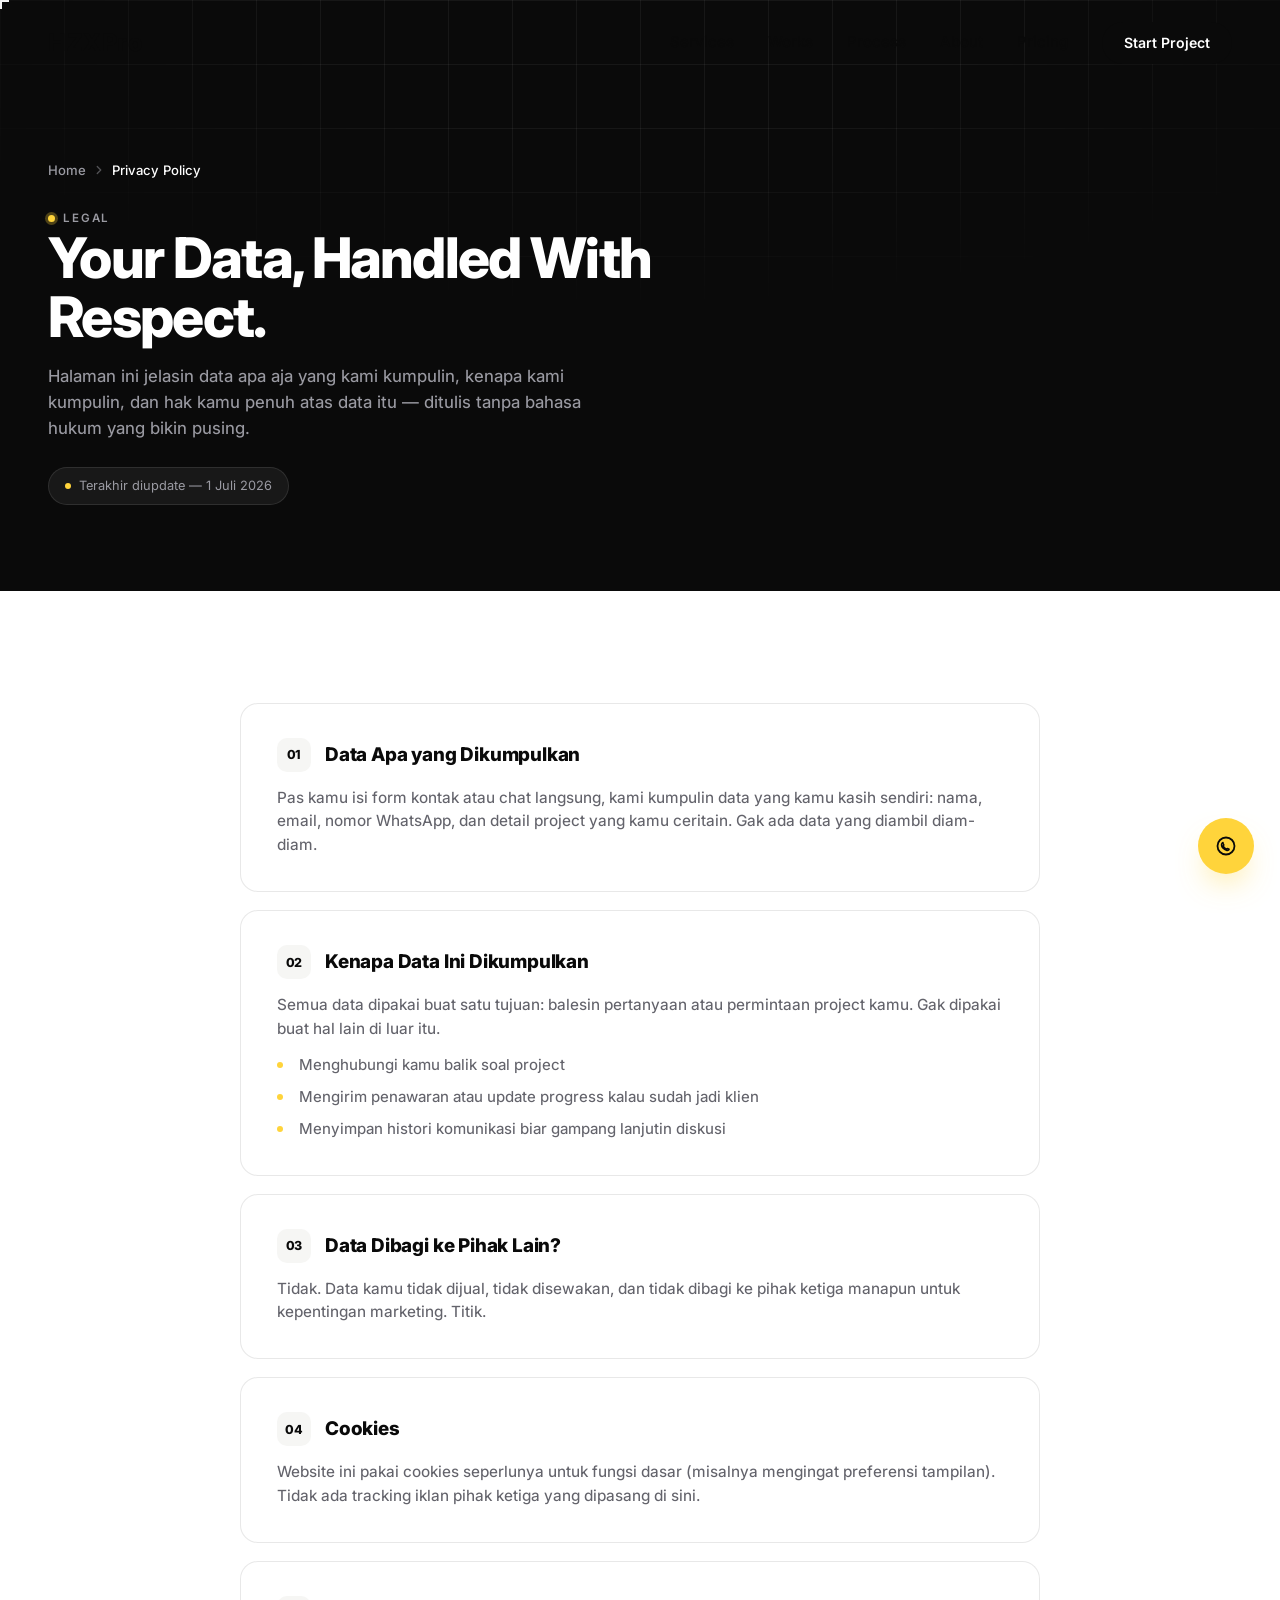
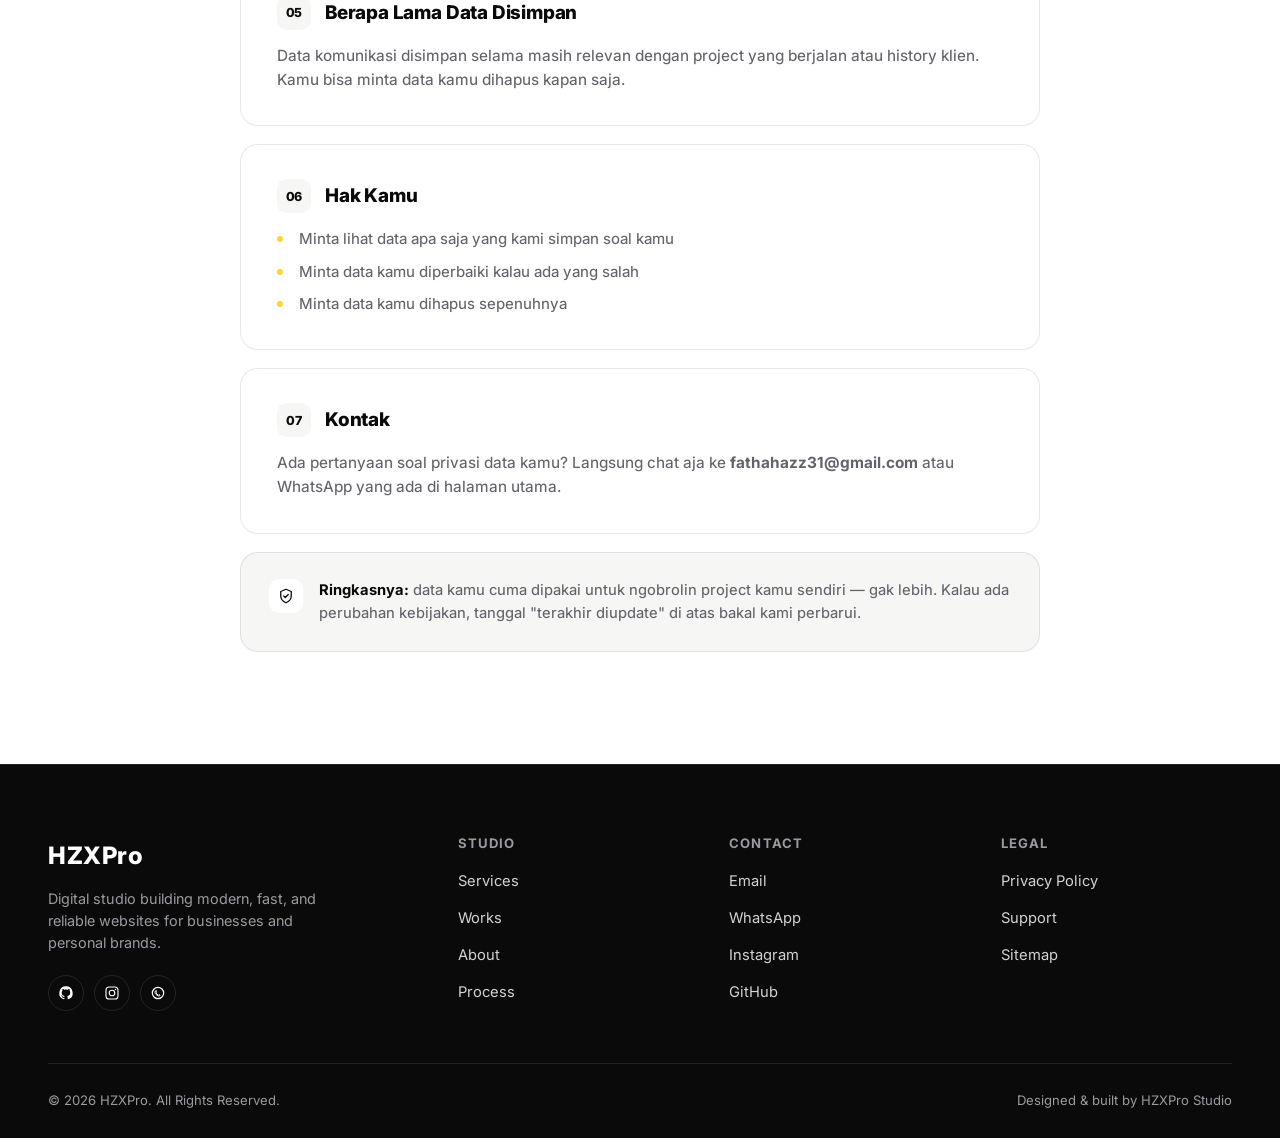
<file: privacy.html>
<!DOCTYPE html>
<html lang="id">

<head>
    <meta charset="UTF-8" />
    <meta name="viewport" content="width=device-width, initial-scale=1.0" />
    <title>Privacy Policy | HZXPro</title>
    <meta name="description"
        content="Kebijakan privasi HZXPro — data apa yang dikumpulkan, kenapa dikumpulkan, dan hak kamu sebagai pengguna." />
    <meta name="robots" content="index, follow" />
    <link rel="canonical" href="https://hzxprostudio.github.io/privacy.html" />

    <!-- Open Graph -->
    <meta property="og:type" content="website" />
    <meta property="og:site_name" content="HZXPro" />
    <meta property="og:title" content="Privacy Policy | HZXPro" />
    <meta property="og:description"
        content="Kebijakan privasi HZXPro — data apa yang dikumpulkan dan hak kamu sebagai pengguna." />
    <meta property="og:image" content="https://hzxprostudio.github.io/asset/logo.png" />
    <meta property="og:url" content="https://hzxprostudio.github.io/privacy.html" />
    <meta property="og:locale" content="id_ID" />

    <link rel="preconnect" href="https://fonts.googleapis.com">
    <link rel="preconnect" href="https://fonts.gstatic.com" crossorigin>
    <link href="https://fonts.googleapis.com/css2?family=Inter:wght@400;500;600;700;800;900&display=swap"
        rel="stylesheet" media="print" onload="this.media='all'">
    <link rel="stylesheet" href="style.css" />
    <link rel="icon" type="image/png" href="asset/favicon/favicon-96x96.png" />
    <link rel="apple-touch-icon" href="asset/favicon/apple-touch-icon.png" />
</head>

<body>
        <!-- Cursor Custom -->
    <div class="custom-crosshair" id="customCrosshair">
        <div class="ch-line-h"></div>
        <div class="ch-line-v"></div>
        <div class="ch-circle"></div>
    </div>

    <!-- ===== SVG ICON SPRITE ===== -->
    <svg style="display:none">
        <symbol id="ic-sparkle" viewBox="0 0 24 24">
            <path d="M12 3v4M12 17v4M3 12h4M17 12h4M6 6l2.5 2.5M15.5 15.5L18 18M18 6l-2.5 2.5M8.5 15.5L6 18"
                stroke="currentColor" stroke-width="1.8" stroke-linecap="round" />
        </symbol>
        <symbol id="ic-arrow-right" viewBox="0 0 24 24">
            <path d="M5 12h14M13 6l6 6-6 6" stroke="currentColor" stroke-width="2" stroke-linecap="round"
                stroke-linejoin="round" fill="none" />
        </symbol>
        <symbol id="ic-arrow-up" viewBox="0 0 24 24">
            <path d="M12 19V5M5 12l7-7 7 7" stroke="currentColor" stroke-width="2.2" stroke-linecap="round"
                stroke-linejoin="round" fill="none" />
        </symbol>
        <symbol id="ic-chevron-right" viewBox="0 0 24 24">
            <path d="m9 6 6 6-6 6" stroke="currentColor" stroke-width="2.2" stroke-linecap="round"
                stroke-linejoin="round" fill="none" />
        </symbol>
        <symbol id="ic-shield" viewBox="0 0 24 24">
            <path d="M12 3 5 6v6c0 4.5 3 7.5 7 9 4-1.5 7-4.5 7-9V6l-7-3Z" stroke="currentColor" stroke-width="1.7"
                stroke-linejoin="round" fill="none" />
            <path d="m9 12 2 2 4-4" stroke="currentColor" stroke-width="1.7" stroke-linecap="round"
                stroke-linejoin="round" fill="none" />
        </symbol>
        <symbol id="ic-target" viewBox="0 0 24 24">
            <circle cx="12" cy="12" r="8.5" stroke="currentColor" stroke-width="1.7" fill="none" />
            <circle cx="12" cy="12" r="4.7" stroke="currentColor" stroke-width="1.7" fill="none" />
            <circle cx="12" cy="12" r="1.2" fill="currentColor" />
        </symbol>
        <symbol id="ic-db" viewBox="0 0 24 24">
            <ellipse cx="12" cy="6" rx="7" ry="2.6" stroke="currentColor" stroke-width="1.7" fill="none" />
            <path d="M5 6v6c0 1.4 3.1 2.6 7 2.6s7-1.2 7-2.6V6M5 12v6c0 1.4 3.1 2.6 7 2.6s7-1.2 7-2.6v-6"
                stroke="currentColor" stroke-width="1.7" fill="none" />
        </symbol>
        <symbol id="ic-user" viewBox="0 0 24 24">
            <circle cx="12" cy="8" r="4" stroke="currentColor" stroke-width="1.7" fill="none" />
            <path d="M4.5 20c1.2-4 4-6 7.5-6s6.3 2 7.5 6" stroke="currentColor" stroke-width="1.7"
                stroke-linecap="round" fill="none" />
        </symbol>
        <symbol id="ic-mail" viewBox="0 0 24 24">
            <rect x="3" y="5" width="18" height="14" rx="1.5" stroke="currentColor" stroke-width="1.7" fill="none" />
            <path d="m4 6.5 8 6 8-6" stroke="currentColor" stroke-width="1.7" stroke-linecap="round"
                stroke-linejoin="round" fill="none" />
        </symbol>
        <symbol id="ic-chat" viewBox="0 0 24 24">
            <circle cx="12" cy="12" r="8.5" stroke="currentColor" stroke-width="1.8" fill="none" />
            <path
                d="M9 8.5c-.3 0-.6.2-.8.5-.4.5-.7 1.1-.7 1.9 0 1.1.6 2.3 1.5 3.2.9 1 2.1 1.8 3.4 2.2.8.3 1.5.3 2-.1.3-.2.6-.5.7-.9l-1.7-.8-.8.8c-1.8-.7-2.9-1.8-3.5-3.5l.8-.8-.9-1.7Z"
                stroke="currentColor" stroke-width="1.5" stroke-linecap="round" stroke-linejoin="round" fill="none" />
        </symbol>
        <symbol id="ic-github" viewBox="0 0 24 24">
            <path
                d="M12 2a10 10 0 0 0-3.16 19.49c.5.09.68-.22.68-.48v-1.7c-2.78.6-3.37-1.34-3.37-1.34-.46-1.16-1.11-1.47-1.11-1.47-.91-.62.07-.61.07-.61 1 .07 1.53 1.03 1.53 1.03.89 1.52 2.34 1.08 2.91.83.09-.65.35-1.08.63-1.33-2.22-.25-4.56-1.11-4.56-4.94 0-1.09.39-1.98 1.03-2.68-.1-.25-.45-1.27.1-2.65 0 0 .84-.27 2.75 1.02a9.5 9.5 0 0 1 5 0c1.91-1.3 2.75-1.02 2.75-1.02.55 1.38.2 2.4.1 2.65.64.7 1.03 1.59 1.03 2.68 0 3.84-2.35 4.68-4.58 4.93.36.31.68.92.68 1.85v2.74c0 .27.18.58.69.48A10 10 0 0 0 12 2Z"
                fill="currentColor" />
        </symbol>
        <symbol id="ic-instagram" viewBox="0 0 24 24">
            <rect x="3" y="3" width="18" height="18" rx="5" stroke="currentColor" stroke-width="1.7" fill="none" />
            <circle cx="12" cy="12" r="4.2" stroke="currentColor" stroke-width="1.7" fill="none" />
            <circle cx="17.2" cy="6.8" r="1.1" fill="currentColor" />
        </symbol>
        <symbol id="ic-plus" viewBox="0 0 24 24">
            <path d="M12 5v14M5 12h14" stroke="currentColor" stroke-width="2" stroke-linecap="round" />
        </symbol>
    </svg>

    <div class="scroll-progress" id="scrollProgress"></div>

    <!-- ===== NAVBAR ===== -->
    <nav class="navbar" id="navbar">
        <div class="container">
            <a href="index.html" class="logo">HZXPro</a>
            <div class="nav-links" id="navLinks">
                <a href="index.html#services">Services</a>
                <a href="index.html#works">Works</a>
                <a href="index.html#process">Process</a>
                <a href="index.html#about">About</a>
                <a href="index.html#pricing">Pricing</a>
                <a href="index.html#contact" class="nav-cta">Start Project</a>
            </div>
            <button class="hamburger" id="hamburger" aria-label="Menu">
                <span></span><span></span><span></span>
            </button>
        </div>
    </nav>

    <!-- ===== PAGE HERO ===== -->
    <section class="section--dark page-hero">
        <div class="grid-backdrop"></div>
        <div class="container">
            <div class="breadcrumb reveal">
                <a href="index.html">Home</a>
                <svg class="ic" width="14" height="14">
                    <use href="#ic-chevron-right" /></svg>
                <span class="current">Privacy Policy</span>
            </div>
            <span class="eyebrow reveal">Legal</span>
            <h1 class="reveal reveal-d1">Your Data, Handled With Respect.</h1>
            <p class="lead reveal reveal-d2">Halaman ini jelasin data apa aja yang kami kumpulin, kenapa kami
                kumpulin, dan hak kamu penuh atas data itu — ditulis tanpa bahasa hukum yang bikin pusing.</p>
            <div class="updated-badge reveal reveal-d3"><span class="dot"></span> Terakhir diupdate — 1 Juli 2026</div>
        </div>
    </section>

    <!-- ===== POLICY CONTENT ===== -->
    <section>
        <div class="container">
            <div class="legal-wrap">

                <div class="legal-block reveal">
                    <h2><span class="num">01</span>Data Apa yang Dikumpulkan</h2>
                    <p>Pas kamu isi form kontak atau chat langsung, kami kumpulin data yang kamu kasih sendiri:
                        nama, email, nomor WhatsApp, dan detail project yang kamu ceritain. Gak ada data yang
                        diambil diam-diam.</p>
                </div>

                <div class="legal-block reveal">
                    <h2><span class="num">02</span>Kenapa Data Ini Dikumpulkan</h2>
                    <p>Semua data dipakai buat satu tujuan: balesin pertanyaan atau permintaan project kamu.
                        Gak dipakai buat hal lain di luar itu.</p>
                    <ul>
                        <li>Menghubungi kamu balik soal project</li>
                        <li>Mengirim penawaran atau update progress kalau sudah jadi klien</li>
                        <li>Menyimpan histori komunikasi biar gampang lanjutin diskusi</li>
                    </ul>
                </div>

                <div class="legal-block reveal">
                    <h2><span class="num">03</span>Data Dibagi ke Pihak Lain?</h2>
                    <p>Tidak. Data kamu tidak dijual, tidak disewakan, dan tidak dibagi ke pihak ketiga manapun
                        untuk kepentingan marketing. Titik.</p>
                </div>

                <div class="legal-block reveal">
                    <h2><span class="num">04</span>Cookies</h2>
                    <p>Website ini pakai cookies seperlunya untuk fungsi dasar (misalnya mengingat preferensi
                        tampilan). Tidak ada tracking iklan pihak ketiga yang dipasang di sini.</p>
                </div>

                <div class="legal-block reveal">
                    <h2><span class="num">05</span>Berapa Lama Data Disimpan</h2>
                    <p>Data komunikasi disimpan selama masih relevan dengan project yang berjalan atau history
                        klien. Kamu bisa minta data kamu dihapus kapan saja.</p>
                </div>

                <div class="legal-block reveal">
                    <h2><span class="num">06</span>Hak Kamu</h2>
                    <ul>
                        <li>Minta lihat data apa saja yang kami simpan soal kamu</li>
                        <li>Minta data kamu diperbaiki kalau ada yang salah</li>
                        <li>Minta data kamu dihapus sepenuhnya</li>
                    </ul>
                </div>

                <div class="legal-block reveal">
                    <h2><span class="num">07</span>Kontak</h2>
                    <p>Ada pertanyaan soal privasi data kamu? Langsung chat aja ke
                        <strong>fathahazz31@gmail.com</strong> atau WhatsApp yang ada di halaman utama.</p>
                </div>

                <div class="legal-note reveal">
                    <span class="ic-wrap"><svg class="ic" width="18" height="18">
                            <use href="#ic-shield" /></svg></span>
                    <p><strong>Ringkasnya:</strong> data kamu cuma dipakai untuk ngobrolin project kamu sendiri —
                        gak lebih. Kalau ada perubahan kebijakan, tanggal "terakhir diupdate" di atas bakal kami
                        perbarui.</p>
                </div>

            </div>
        </div>
    </section>

    <!-- ===== FOOTER ===== -->
    <footer class="footer">
        <div class="container">
            <div class="footer-grid">
                <div class="footer-brand">
                    <a href="index.html" class="logo">HZXPro</a>
                    <p>Digital studio building modern, fast, and reliable websites for businesses and personal brands.
                    </p>
                    <div class="footer-socials" style="margin-top:20px;">
                        <a href="https://github.com/hzxprostudio" target="_blank" rel="noopener"
                            aria-label="GitHub"><svg class="ic" width="16" height="16">
                                <use href="#ic-github" /></svg></a>
                        <a href="https://instagram.com/hzxprostudio" target="_blank" rel="noopener"
                            aria-label="Instagram"><svg class="ic" width="16" height="16">
                                <use href="#ic-instagram" /></svg></a>
                        <a href="https://wa.me/6282128297825" target="_blank" rel="noopener" aria-label="WhatsApp"><svg
                                class="ic" width="16" height="16">
                                <use href="#ic-chat" /></svg></a>
                    </div>
                </div>
                <div>
                    <h4>Studio</h4>
                    <ul>
                        <li><a href="index.html#services">Services</a></li>
                        <li><a href="index.html#works">Works</a></li>
                        <li><a href="index.html#about">About</a></li>
                        <li><a href="index.html#process">Process</a></li>
                    </ul>
                </div>
                <div>
                    <h4>Contact</h4>
                    <ul>
                        <li><a href="mailto:hzxprostudio@gmail.com">Email</a></li>
                        <li><a href="https://wa.me/6282128297825" target="_blank" rel="noopener">WhatsApp</a></li>
                        <li><a href="https://instagram.com/hzxprostudio" target="_blank" rel="noopener">Instagram</a>
                        </li>
                        <li><a href="https://github.com/hzxprostudio" target="_blank" rel="noopener">GitHub</a></li>
                    </ul>
                </div>
                <div>
                    <h4>Legal</h4>
                    <ul>
                        <li><a href="privacy.html">Privacy Policy</a></li>
                        <li><a href="support.html">Support</a></li>
                        <li><a href="sitemap.html">Sitemap</a></li>
                    </ul>
                </div>
            </div>
            <div class="footer-bottom">
                <span>© 2026 HZXPro. All Rights Reserved.</span>
                <span>Designed &amp; built by HZXPro Studio</span>
            </div>
        </div>
    </footer>

    <!-- ===== WHATSAPP FLOAT ===== -->
    <div class="wa-wrap">
        <div class="wa-tooltip" id="waTooltip">
            Ada pertanyaan soal privasi data?
            <button class="wa-tooltip-close" id="waTooltipClose" aria-label="Close"><svg class="ic" width="12"
                    height="12">
                    <use href="#ic-plus" /></svg></button>
        </div>
        <a href="https://wa.me/6282128297825" class="wa-float" target="_blank" rel="noopener"
            aria-label="Chat WhatsApp">
            <svg class="ic" width="24" height="24">
                <use href="#ic-chat" /></svg>
        </a>
    </div>

    <!-- ===== BACK TO TOP ===== -->
    <button class="back-to-top" id="backToTop" aria-label="Back to top">
        <svg class="ic" width="18" height="18">
            <use href="#ic-arrow-up" /></svg>
    </button>

    <script src="script.js" defer></script>
</body>

</html>
</file>
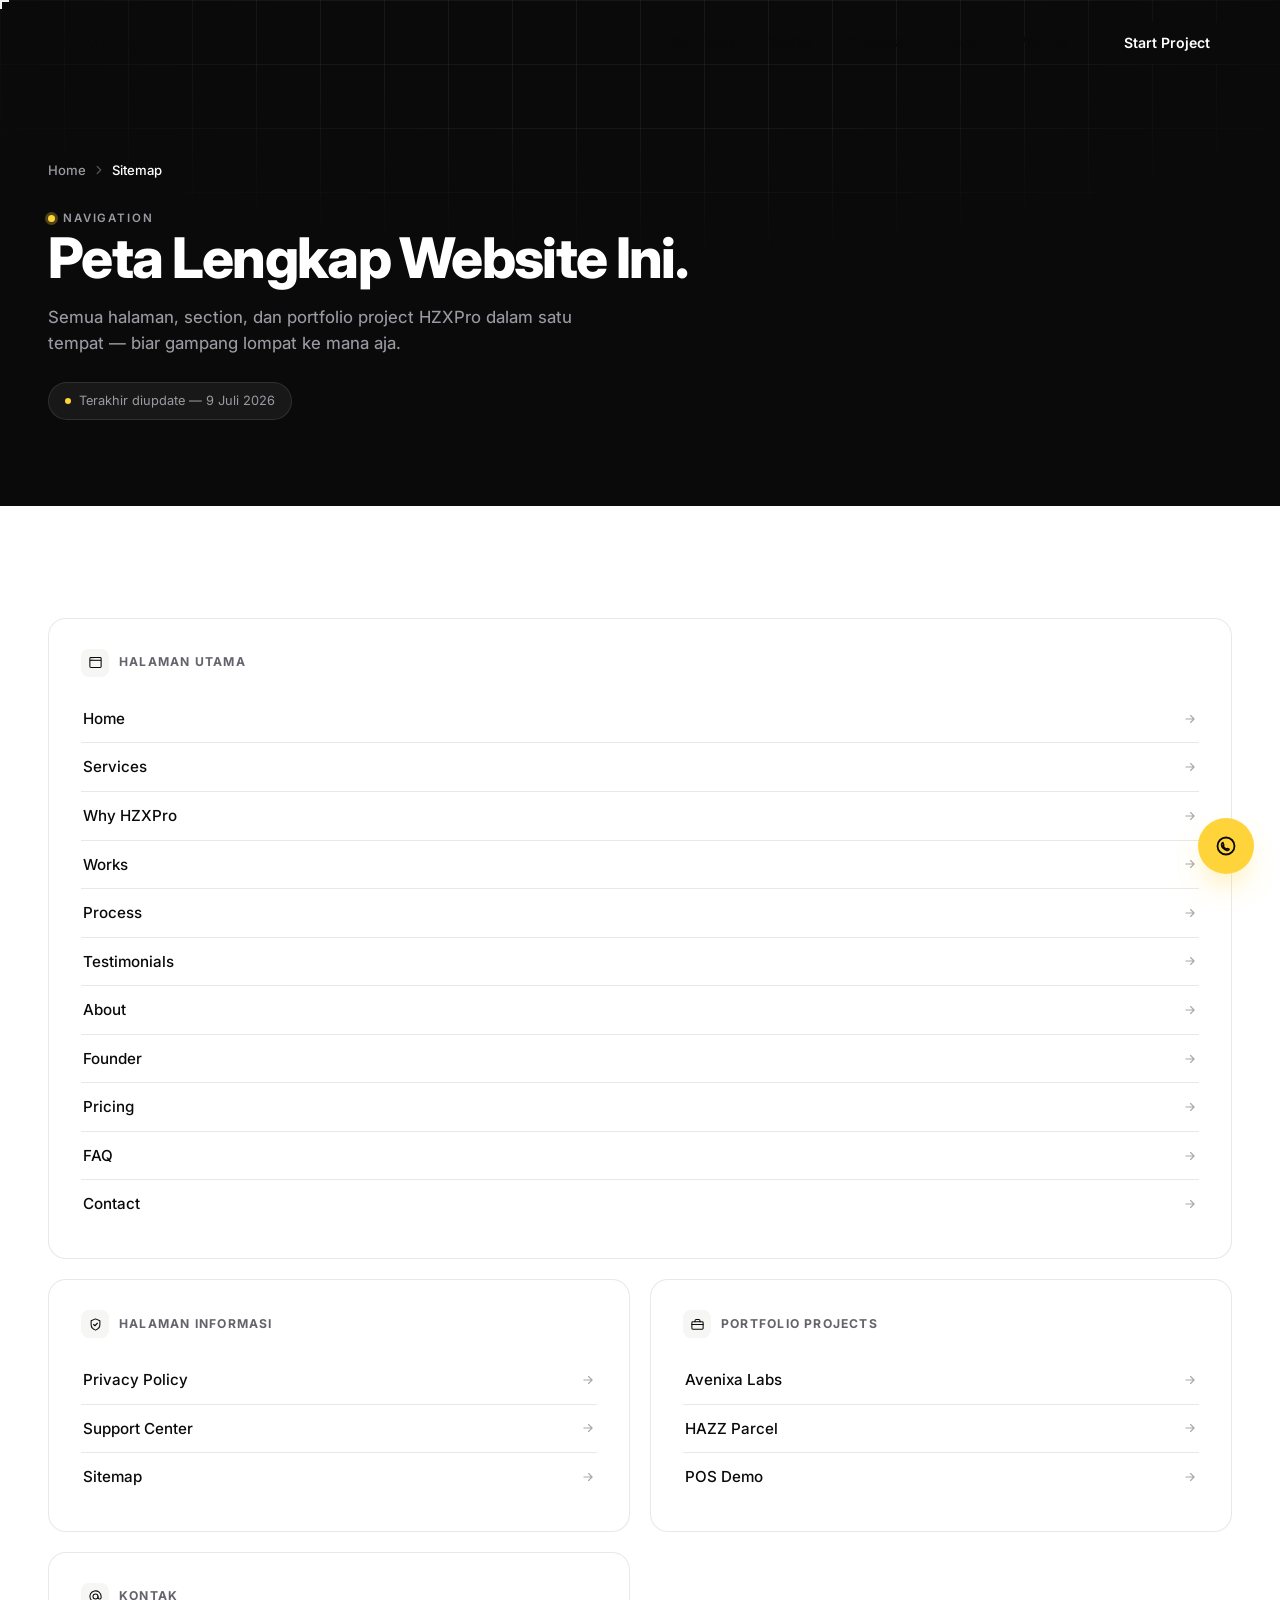
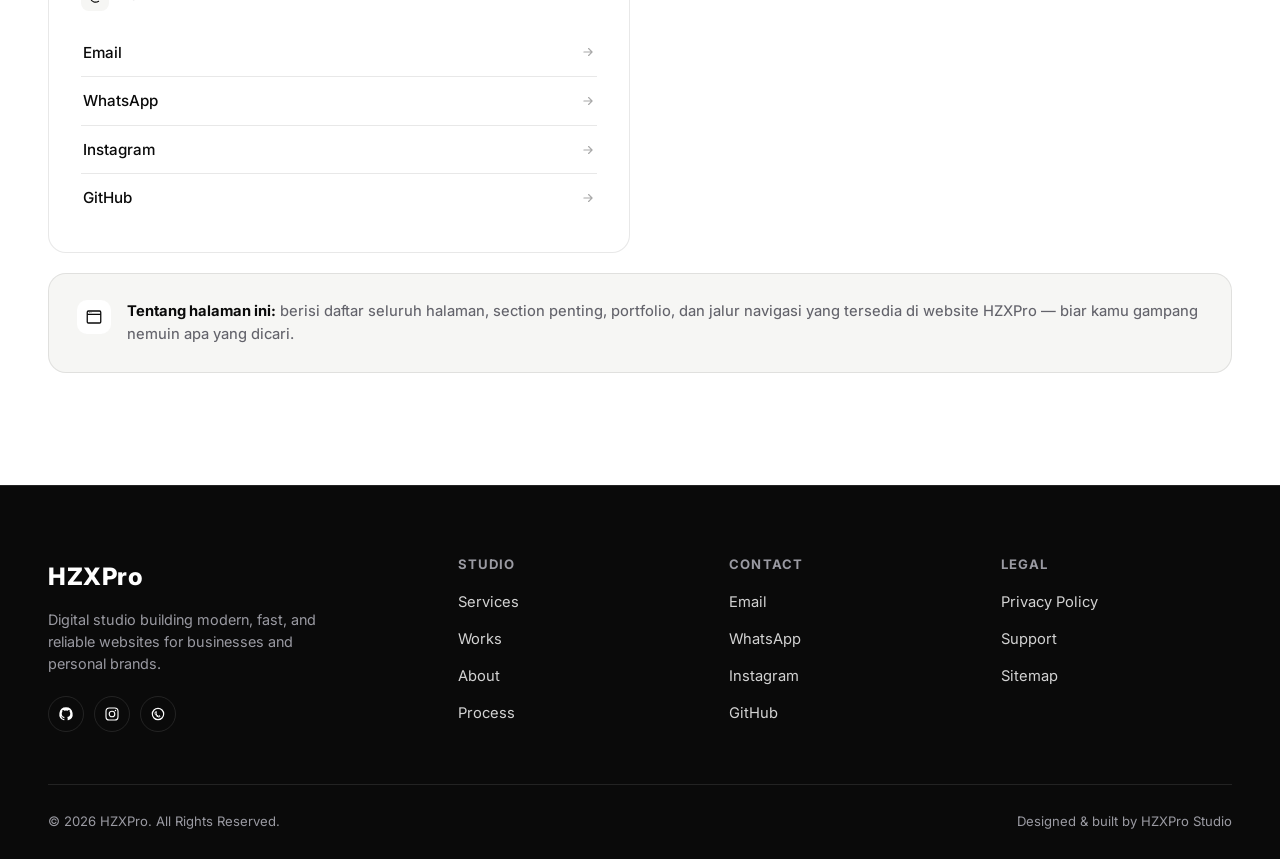
<file: sitemap.html>
<!DOCTYPE html>
<html lang="id">

<head>
    <meta charset="UTF-8" />
    <meta name="viewport" content="width=device-width, initial-scale=1.0" />
    <title>Sitemap | HZXPro</title>
    <meta name="description"
        content="Daftar lengkap halaman, section, dan portfolio project yang tersedia di website HZXPro." />
    <meta name="robots" content="index, follow" />
    <link rel="canonical" href="https://hzxprostudio.github.io/sitemap.html" />

    <!-- Open Graph -->
    <meta property="og:type" content="website" />
    <meta property="og:site_name" content="HZXPro" />
    <meta property="og:title" content="Sitemap | HZXPro" />
    <meta property="og:description"
        content="Daftar lengkap halaman, section, dan portfolio project yang tersedia di website HZXPro." />
    <meta property="og:image" content="https://hzxprostudio.github.io/asset/logo.png" />
    <meta property="og:url" content="https://hzxprostudio.github.io/sitemap.html" />
    <meta property="og:locale" content="id_ID" />

    <link rel="preconnect" href="https://fonts.googleapis.com">
    <link rel="preconnect" href="https://fonts.gstatic.com" crossorigin>
    <link href="https://fonts.googleapis.com/css2?family=Inter:wght@400;500;600;700;800;900&display=swap"
        rel="stylesheet" media="print" onload="this.media='all'">
    <link rel="stylesheet" href="style.css" />
    <link rel="icon" type="image/png" href="asset/favicon/favicon-96x96.png" />
    <link rel="apple-touch-icon" href="asset/favicon/apple-touch-icon.png" />
</head>

<body>
        <!-- Cursor Custom -->
    <div class="custom-crosshair" id="customCrosshair">
        <div class="ch-line-h"></div>
        <div class="ch-line-v"></div>
        <div class="ch-circle"></div>
    </div>

    <!-- ===== SVG ICON SPRITE ===== -->
    <svg style="display:none">
        <symbol id="ic-sparkle" viewBox="0 0 24 24">
            <path d="M12 3v4M12 17v4M3 12h4M17 12h4M6 6l2.5 2.5M15.5 15.5L18 18M18 6l-2.5 2.5M8.5 15.5L6 18"
                stroke="currentColor" stroke-width="1.8" stroke-linecap="round" />
        </symbol>
        <symbol id="ic-arrow-right" viewBox="0 0 24 24">
            <path d="M5 12h14M13 6l6 6-6 6" stroke="currentColor" stroke-width="2" stroke-linecap="round"
                stroke-linejoin="round" fill="none" />
        </symbol>
        <symbol id="ic-arrow-up" viewBox="0 0 24 24">
            <path d="M12 19V5M5 12l7-7 7 7" stroke="currentColor" stroke-width="2.2" stroke-linecap="round"
                stroke-linejoin="round" fill="none" />
        </symbol>
        <symbol id="ic-chevron-right" viewBox="0 0 24 24">
            <path d="m9 6 6 6-6 6" stroke="currentColor" stroke-width="2.2" stroke-linecap="round"
                stroke-linejoin="round" fill="none" />
        </symbol>
        <symbol id="ic-window" viewBox="0 0 24 24">
            <rect x="3" y="4" width="18" height="16" rx="1.5" stroke="currentColor" stroke-width="1.7" fill="none" />
            <path d="M3 8.5h18" stroke="currentColor" stroke-width="1.7" />
            <circle cx="6" cy="6.2" r=".6" fill="currentColor" />
            <circle cx="8" cy="6.2" r=".6" fill="currentColor" />
        </symbol>
        <symbol id="ic-shield" viewBox="0 0 24 24">
            <path d="M12 3 5 6v6c0 4.5 3 7.5 7 9 4-1.5 7-4.5 7-9V6l-7-3Z" stroke="currentColor" stroke-width="1.7"
                stroke-linejoin="round" fill="none" />
            <path d="m9 12 2 2 4-4" stroke="currentColor" stroke-width="1.7" stroke-linecap="round"
                stroke-linejoin="round" fill="none" />
        </symbol>
        <symbol id="ic-briefcase" viewBox="0 0 24 24">
            <rect x="3" y="7.5" width="18" height="12" rx="1.5" stroke="currentColor" stroke-width="1.7" fill="none" />
            <path d="M8 7.5V6a2 2 0 0 1 2-2h4a2 2 0 0 1 2 2v1.5M3 12h18" stroke="currentColor" stroke-width="1.7"
                stroke-linecap="round" fill="none" />
        </symbol>
        <symbol id="ic-at" viewBox="0 0 24 24">
            <circle cx="12" cy="12" r="4" stroke="currentColor" stroke-width="1.7" fill="none" />
            <path d="M16 12v1.5a2.5 2.5 0 0 0 5 0V12a9 9 0 1 0-4 7.5" stroke="currentColor" stroke-width="1.7"
                stroke-linecap="round" fill="none" />
        </symbol>
        <symbol id="ic-mail" viewBox="0 0 24 24">
            <rect x="3" y="5" width="18" height="14" rx="1.5" stroke="currentColor" stroke-width="1.7" fill="none" />
            <path d="m4 6.5 8 6 8-6" stroke="currentColor" stroke-width="1.7" stroke-linecap="round"
                stroke-linejoin="round" fill="none" />
        </symbol>
        <symbol id="ic-chat" viewBox="0 0 24 24">
            <circle cx="12" cy="12" r="8.5" stroke="currentColor" stroke-width="1.8" fill="none" />
            <path
                d="M9 8.5c-.3 0-.6.2-.8.5-.4.5-.7 1.1-.7 1.9 0 1.1.6 2.3 1.5 3.2.9 1 2.1 1.8 3.4 2.2.8.3 1.5.3 2-.1.3-.2.6-.5.7-.9l-1.7-.8-.8.8c-1.8-.7-2.9-1.8-3.5-3.5l.8-.8-.9-1.7Z"
                stroke="currentColor" stroke-width="1.5" stroke-linecap="round" stroke-linejoin="round" fill="none" />
        </symbol>
        <symbol id="ic-github" viewBox="0 0 24 24">
            <path
                d="M12 2a10 10 0 0 0-3.16 19.49c.5.09.68-.22.68-.48v-1.7c-2.78.6-3.37-1.34-3.37-1.34-.46-1.16-1.11-1.47-1.11-1.47-.91-.62.07-.61.07-.61 1 .07 1.53 1.03 1.53 1.03.89 1.52 2.34 1.08 2.91.83.09-.65.35-1.08.63-1.33-2.22-.25-4.56-1.11-4.56-4.94 0-1.09.39-1.98 1.03-2.68-.1-.25-.45-1.27.1-2.65 0 0 .84-.27 2.75 1.02a9.5 9.5 0 0 1 5 0c1.91-1.3 2.75-1.02 2.75-1.02.55 1.38.2 2.4.1 2.65.64.7 1.03 1.59 1.03 2.68 0 3.84-2.35 4.68-4.58 4.93.36.31.68.92.68 1.85v2.74c0 .27.18.58.69.48A10 10 0 0 0 12 2Z"
                fill="currentColor" />
        </symbol>
        <symbol id="ic-instagram" viewBox="0 0 24 24">
            <rect x="3" y="3" width="18" height="18" rx="5" stroke="currentColor" stroke-width="1.7" fill="none" />
            <circle cx="12" cy="12" r="4.2" stroke="currentColor" stroke-width="1.7" fill="none" />
            <circle cx="17.2" cy="6.8" r="1.1" fill="currentColor" />
        </symbol>
        <symbol id="ic-plus" viewBox="0 0 24 24">
            <path d="M12 5v14M5 12h14" stroke="currentColor" stroke-width="2" stroke-linecap="round" />
        </symbol>
    </svg>

    <div class="scroll-progress" id="scrollProgress"></div>

    <!-- ===== NAVBAR ===== -->
    <nav class="navbar" id="navbar">
        <div class="container">
            <a href="index.html" class="logo">HZXPro</a>
            <div class="nav-links" id="navLinks">
                <a href="index.html#services">Services</a>
                <a href="index.html#works">Works</a>
                <a href="index.html#process">Process</a>
                <a href="index.html#about">About</a>
                <a href="index.html#pricing">Pricing</a>
                <a href="index.html#contact" class="nav-cta">Start Project</a>
            </div>
            <button class="hamburger" id="hamburger" aria-label="Menu">
                <span></span><span></span><span></span>
            </button>
        </div>
    </nav>

    <!-- ===== PAGE HERO ===== -->
    <section class="section--dark page-hero">
        <div class="grid-backdrop"></div>
        <div class="container">
            <div class="breadcrumb reveal">
                <a href="index.html">Home</a>
                <svg class="ic" width="14" height="14">
                    <use href="#ic-chevron-right" /></svg>
                <span class="current">Sitemap</span>
            </div>
            <span class="eyebrow reveal">Navigation</span>
            <h1 class="reveal reveal-d1">Peta Lengkap Website Ini.</h1>
            <p class="lead reveal reveal-d2">Semua halaman, section, dan portfolio project HZXPro dalam satu
                tempat — biar gampang lompat ke mana aja.</p>
            <div class="updated-badge reveal reveal-d3"><span class="dot"></span> Terakhir diupdate — 9 Juli 2026</div>
        </div>
    </section>

    <!-- ===== SITEMAP GRID ===== -->
    <section>
        <div class="container">
            <div class="sitemap-grid">

                <div class="sitemap-col span-2 reveal">
                    <h3><span class="sitemap-icon"><svg class="ic" width="15" height="15">
                                <use href="#ic-window" /></svg></span> Halaman Utama</h3>
                    <ul>
                        <li><a href="index.html">Home <svg class="ic" width="14" height="14">
                                    <use href="#ic-arrow-right" /></svg></a></li>
                        <li><a href="index.html#services">Services <svg class="ic" width="14" height="14">
                                    <use href="#ic-arrow-right" /></svg></a></li>
                        <li><a href="index.html#why">Why HZXPro <svg class="ic" width="14" height="14">
                                    <use href="#ic-arrow-right" /></svg></a></li>
                        <li><a href="index.html#works">Works <svg class="ic" width="14" height="14">
                                    <use href="#ic-arrow-right" /></svg></a></li>
                        <li><a href="index.html#process">Process <svg class="ic" width="14" height="14">
                                    <use href="#ic-arrow-right" /></svg></a></li>
                        <li><a href="index.html#testimonials">Testimonials <svg class="ic" width="14" height="14">
                                    <use href="#ic-arrow-right" /></svg></a></li>
                        <li><a href="index.html#about">About <svg class="ic" width="14" height="14">
                                    <use href="#ic-arrow-right" /></svg></a></li>
                        <li><a href="index.html#founder">Founder <svg class="ic" width="14" height="14">
                                    <use href="#ic-arrow-right" /></svg></a></li>
                        <li><a href="index.html#pricing">Pricing <svg class="ic" width="14" height="14">
                                    <use href="#ic-arrow-right" /></svg></a></li>
                        <li><a href="index.html#faq">FAQ <svg class="ic" width="14" height="14">
                                    <use href="#ic-arrow-right" /></svg></a></li>
                        <li><a href="index.html#contact">Contact <svg class="ic" width="14" height="14">
                                    <use href="#ic-arrow-right" /></svg></a></li>
                    </ul>
                </div>

                <div class="sitemap-col reveal reveal-d1">
                    <h3><span class="sitemap-icon"><svg class="ic" width="15" height="15">
                                <use href="#ic-shield" /></svg></span> Halaman Informasi</h3>
                    <ul>
                        <li><a href="privacy.html">Privacy Policy <svg class="ic" width="14" height="14">
                                    <use href="#ic-arrow-right" /></svg></a></li>
                        <li><a href="support.html">Support Center <svg class="ic" width="14" height="14">
                                    <use href="#ic-arrow-right" /></svg></a></li>
                        <li><a href="sitemap.html">Sitemap <svg class="ic" width="14" height="14">
                                    <use href="#ic-arrow-right" /></svg></a></li>
                    </ul>
                </div>

                <div class="sitemap-col reveal reveal-d2">
                    <h3><span class="sitemap-icon"><svg class="ic" width="15" height="15">
                                <use href="#ic-briefcase" /></svg></span> Portfolio Projects</h3>
                    <ul>
                        <li><a href="https://avenixalabs.my.id/" target="_blank" rel="noopener">Avenixa Labs <svg
                                    class="ic" width="14" height="14">
                                    <use href="#ic-arrow-right" /></svg></a></li>
                        <li><a href="https://hzx-greedy.github.io/HAZZPARCEL/" target="_blank" rel="noopener">HAZZ
                                Parcel <svg class="ic" width="14" height="14">
                                    <use href="#ic-arrow-right" /></svg></a></li>
                        <li><a href="https://hzx-greedy.github.io/POSDemo/" target="_blank" rel="noopener">POS Demo
                                <svg class="ic" width="14" height="14">
                                    <use href="#ic-arrow-right" /></svg></a></li>
                    </ul>
                </div>

                <div class="sitemap-col reveal reveal-d3">
                    <h3><span class="sitemap-icon"><svg class="ic" width="15" height="15">
                                <use href="#ic-at" /></svg></span> Kontak</h3>
                    <ul>
                        <li><a href="mailto:hzxprostudio@gmail.com">Email <svg class="ic" width="14" height="14">
                                    <use href="#ic-arrow-right" /></svg></a></li>
                        <li><a href="https://wa.me/6282128297825" target="_blank" rel="noopener">WhatsApp <svg
                                    class="ic" width="14" height="14">
                                    <use href="#ic-arrow-right" /></svg></a></li>
                        <li><a href="https://instagram.com/hzxprostudio" target="_blank" rel="noopener">Instagram <svg
                                    class="ic" width="14" height="14">
                                    <use href="#ic-arrow-right" /></svg></a></li>
                        <li><a href="https://github.com/hzxprostudio" target="_blank" rel="noopener">GitHub <svg
                                    class="ic" width="14" height="14">
                                    <use href="#ic-arrow-right" /></svg></a></li>
                    </ul>
                </div>

            </div>

            <div class="legal-note sitemap-note reveal">
                <span class="ic-wrap"><svg class="ic" width="18" height="18">
                        <use href="#ic-window" /></svg></span>
                <p><strong>Tentang halaman ini:</strong> berisi daftar seluruh halaman, section penting, portfolio,
                    dan jalur navigasi yang tersedia di website HZXPro — biar kamu gampang nemuin apa yang dicari.</p>
            </div>
        </div>
    </section>

    <!-- ===== FOOTER ===== -->
    <footer class="footer">
        <div class="container">
            <div class="footer-grid">
                <div class="footer-brand">
                    <a href="index.html" class="logo">HZXPro</a>
                    <p>Digital studio building modern, fast, and reliable websites for businesses and personal brands.
                    </p>
                    <div class="footer-socials" style="margin-top:20px;">
                        <a href="https://github.com/hzxprostudio" target="_blank" rel="noopener"
                            aria-label="GitHub"><svg class="ic" width="16" height="16">
                                <use href="#ic-github" /></svg></a>
                        <a href="https://instagram.com/hzxprostudio" target="_blank" rel="noopener"
                            aria-label="Instagram"><svg class="ic" width="16" height="16">
                                <use href="#ic-instagram" /></svg></a>
                        <a href="https://wa.me/6282128297825" target="_blank" rel="noopener" aria-label="WhatsApp"><svg
                                class="ic" width="16" height="16">
                                <use href="#ic-chat" /></svg></a>
                    </div>
                </div>
                <div>
                    <h4>Studio</h4>
                    <ul>
                        <li><a href="index.html#services">Services</a></li>
                        <li><a href="index.html#works">Works</a></li>
                        <li><a href="index.html#about">About</a></li>
                        <li><a href="index.html#process">Process</a></li>
                    </ul>
                </div>
                <div>
                    <h4>Contact</h4>
                    <ul>
                        <li><a href="mailto:hzxprostudio@gmail.com">Email</a></li>
                        <li><a href="https://wa.me/6282128297825" target="_blank" rel="noopener">WhatsApp</a></li>
                        <li><a href="https://instagram.com/hzxprostudio" target="_blank" rel="noopener">Instagram</a>
                        </li>
                        <li><a href="https://github.com/hzxprostudio" target="_blank" rel="noopener">GitHub</a></li>
                    </ul>
                </div>
                <div>
                    <h4>Legal</h4>
                    <ul>
                        <li><a href="privacy.html">Privacy Policy</a></li>
                        <li><a href="support.html">Support</a></li>
                        <li><a href="sitemap.html">Sitemap</a></li>
                    </ul>
                </div>
            </div>
            <div class="footer-bottom">
                <span>© 2026 HZXPro. All Rights Reserved.</span>
                <span>Designed &amp; built by HZXPro Studio</span>
            </div>
        </div>
    </footer>

    <!-- ===== WHATSAPP FLOAT ===== -->
    <div class="wa-wrap">
        <div class="wa-tooltip" id="waTooltip">
            Gak nemu yang dicari?
            <button class="wa-tooltip-close" id="waTooltipClose" aria-label="Close"><svg class="ic" width="12"
                    height="12">
                    <use href="#ic-plus" /></svg></button>
        </div>
        <a href="https://wa.me/6282128297825" class="wa-float" target="_blank" rel="noopener"
            aria-label="Chat WhatsApp">
            <svg class="ic" width="24" height="24">
                <use href="#ic-chat" /></svg>
        </a>
    </div>

    <!-- ===== BACK TO TOP ===== -->
    <button class="back-to-top" id="backToTop" aria-label="Back to top">
        <svg class="ic" width="18" height="18">
            <use href="#ic-arrow-up" /></svg>
    </button>

    <script src="script.js" defer></script>
</body>

</html>
</file>
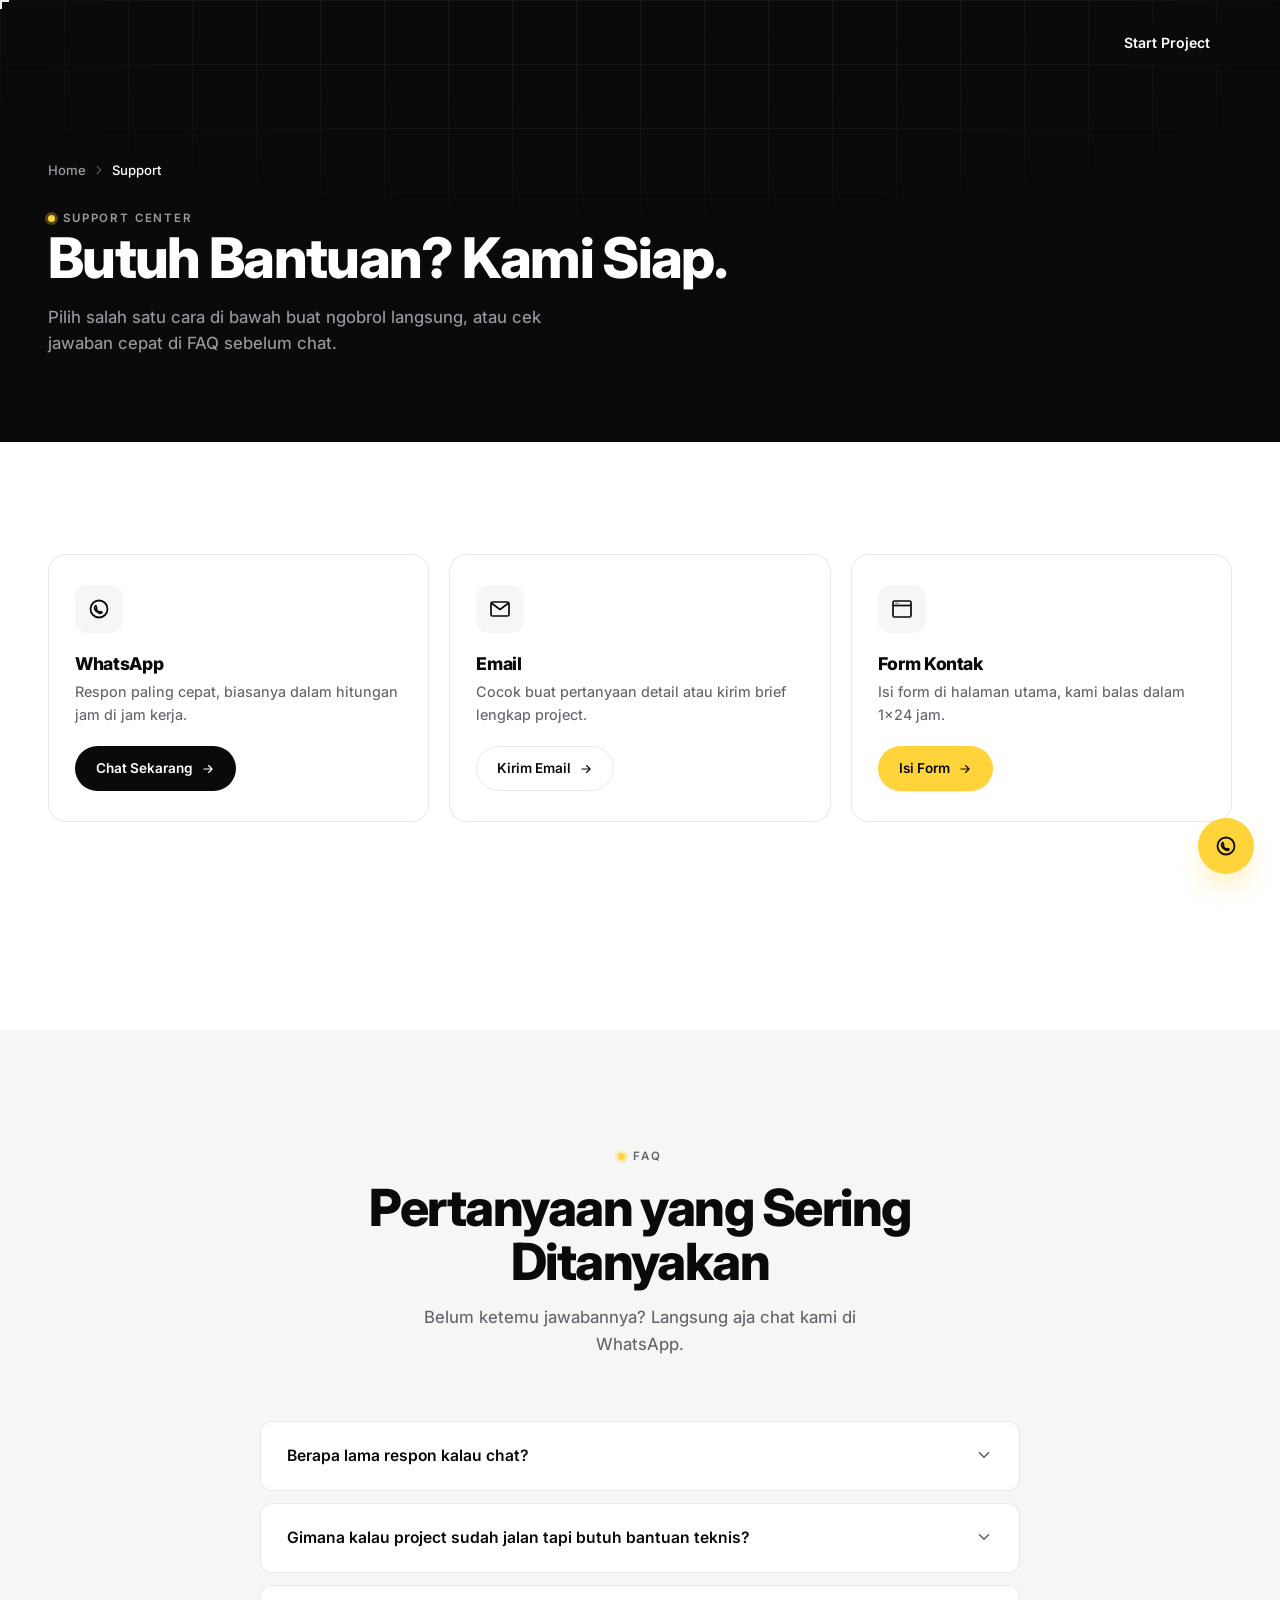
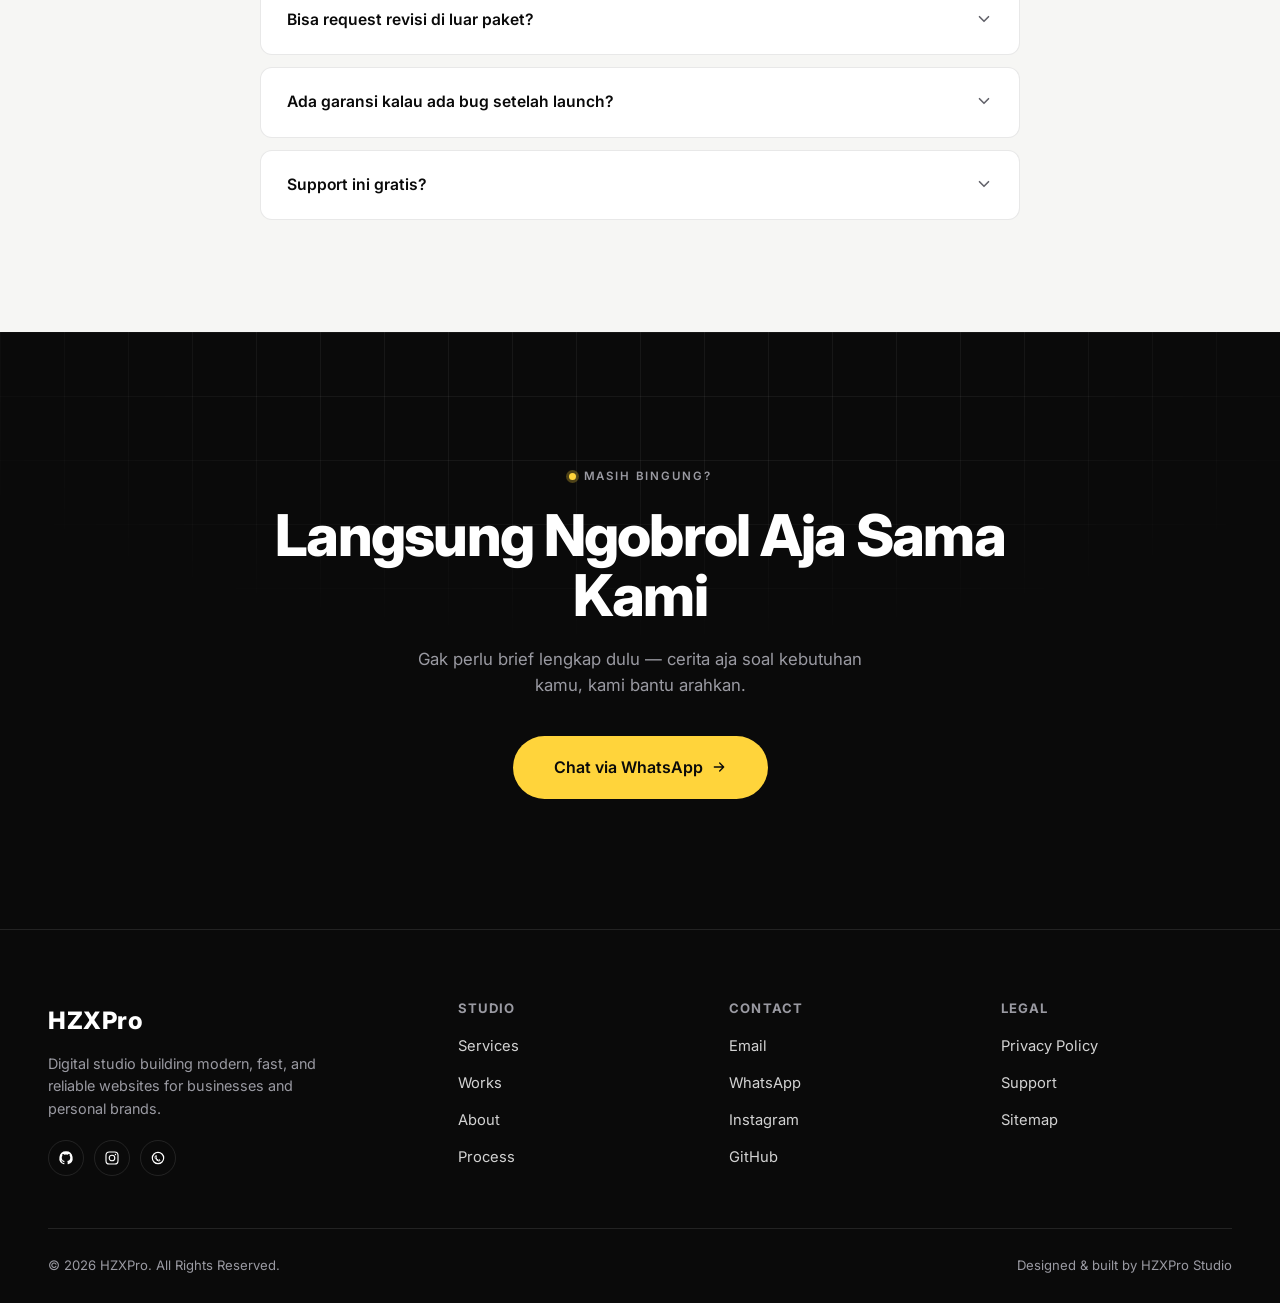
<file: support.html>
<!DOCTYPE html>
<html lang="id">

<head>
    <meta charset="UTF-8" />
    <meta name="viewport" content="width=device-width, initial-scale=1.0" />
    <title>Support | HZXPro</title>
    <meta name="description"
        content="Butuh bantuan soal project atau punya pertanyaan? Hubungi tim HZXPro lewat WhatsApp, email, atau cek FAQ." />
    <meta name="robots" content="index, follow" />
    <link rel="canonical" href="https://hzxprostudio.github.io/support.html" />

    <!-- Open Graph -->
    <meta property="og:type" content="website" />
    <meta property="og:site_name" content="HZXPro" />
    <meta property="og:title" content="Support | HZXPro" />
    <meta property="og:description" content="Butuh bantuan soal project? Hubungi tim HZXPro lewat WhatsApp, email, atau cek FAQ." />
    <meta property="og:image" content="https://hzxprostudio.github.io/asset/logo.png" />
    <meta property="og:url" content="https://hzxprostudio.github.io/support.html" />
    <meta property="og:locale" content="id_ID" />

    <link rel="preconnect" href="https://fonts.googleapis.com">
    <link rel="preconnect" href="https://fonts.gstatic.com" crossorigin>
    <link href="https://fonts.googleapis.com/css2?family=Inter:wght@400;500;600;700;800;900&display=swap"
        rel="stylesheet" media="print" onload="this.media='all'">
    <link rel="stylesheet" href="style.css" />
    <link rel="icon" type="image/png" href="asset/favicon/favicon-96x96.png" />
    <link rel="apple-touch-icon" href="asset/favicon/apple-touch-icon.png" />
</head>

<body>

        <!-- Cursor Custom -->
    <div class="custom-crosshair" id="customCrosshair">
        <div class="ch-line-h"></div>
        <div class="ch-line-v"></div>
        <div class="ch-circle"></div>
    </div>

    <!-- ===== SVG ICON SPRITE ===== -->
    <svg style="display:none">
        <symbol id="ic-sparkle" viewBox="0 0 24 24">
            <path d="M12 3v4M12 17v4M3 12h4M17 12h4M6 6l2.5 2.5M15.5 15.5L18 18M18 6l-2.5 2.5M8.5 15.5L6 18"
                stroke="currentColor" stroke-width="1.8" stroke-linecap="round" />
        </symbol>
        <symbol id="ic-arrow-right" viewBox="0 0 24 24">
            <path d="M5 12h14M13 6l6 6-6 6" stroke="currentColor" stroke-width="2" stroke-linecap="round"
                stroke-linejoin="round" fill="none" />
        </symbol>
        <symbol id="ic-arrow-up" viewBox="0 0 24 24">
            <path d="M12 19V5M5 12l7-7 7 7" stroke="currentColor" stroke-width="2.2" stroke-linecap="round"
                stroke-linejoin="round" fill="none" />
        </symbol>
        <symbol id="ic-chevron" viewBox="0 0 24 24">
            <path d="m6 9 6 6 6-6" stroke="currentColor" stroke-width="2.2" stroke-linecap="round"
                stroke-linejoin="round" fill="none" />
        </symbol>
        <symbol id="ic-chevron-right" viewBox="0 0 24 24">
            <path d="m9 6 6 6-6 6" stroke="currentColor" stroke-width="2.2" stroke-linecap="round"
                stroke-linejoin="round" fill="none" />
        </symbol>
        <symbol id="ic-mail" viewBox="0 0 24 24">
            <rect x="3" y="5" width="18" height="14" rx="1.5" stroke="currentColor" stroke-width="1.7" fill="none" />
            <path d="m4 6.5 8 6 8-6" stroke="currentColor" stroke-width="1.7" stroke-linecap="round"
                stroke-linejoin="round" fill="none" />
        </symbol>
        <symbol id="ic-chat" viewBox="0 0 24 24">
            <circle cx="12" cy="12" r="8.5" stroke="currentColor" stroke-width="1.8" fill="none" />
            <path
                d="M9 8.5c-.3 0-.6.2-.8.5-.4.5-.7 1.1-.7 1.9 0 1.1.6 2.3 1.5 3.2.9 1 2.1 1.8 3.4 2.2.8.3 1.5.3 2-.1.3-.2.6-.5.7-.9l-1.7-.8-.8.8c-1.8-.7-2.9-1.8-3.5-3.5l.8-.8-.9-1.7Z"
                stroke="currentColor" stroke-width="1.5" stroke-linecap="round" stroke-linejoin="round" fill="none" />
        </symbol>
        <symbol id="ic-window" viewBox="0 0 24 24">
            <rect x="3" y="4" width="18" height="16" rx="1.5" stroke="currentColor" stroke-width="1.7" fill="none" />
            <path d="M3 8.5h18" stroke="currentColor" stroke-width="1.7" />
            <circle cx="6" cy="6.2" r=".6" fill="currentColor" />
            <circle cx="8" cy="6.2" r=".6" fill="currentColor" />
        </symbol>
        <symbol id="ic-github" viewBox="0 0 24 24">
            <path
                d="M12 2a10 10 0 0 0-3.16 19.49c.5.09.68-.22.68-.48v-1.7c-2.78.6-3.37-1.34-3.37-1.34-.46-1.16-1.11-1.47-1.11-1.47-.91-.62.07-.61.07-.61 1 .07 1.53 1.03 1.53 1.03.89 1.52 2.34 1.08 2.91.83.09-.65.35-1.08.63-1.33-2.22-.25-4.56-1.11-4.56-4.94 0-1.09.39-1.98 1.03-2.68-.1-.25-.45-1.27.1-2.65 0 0 .84-.27 2.75 1.02a9.5 9.5 0 0 1 5 0c1.91-1.3 2.75-1.02 2.75-1.02.55 1.38.2 2.4.1 2.65.64.7 1.03 1.59 1.03 2.68 0 3.84-2.35 4.68-4.58 4.93.36.31.68.92.68 1.85v2.74c0 .27.18.58.69.48A10 10 0 0 0 12 2Z"
                fill="currentColor" />
        </symbol>
        <symbol id="ic-instagram" viewBox="0 0 24 24">
            <rect x="3" y="3" width="18" height="18" rx="5" stroke="currentColor" stroke-width="1.7" fill="none" />
            <circle cx="12" cy="12" r="4.2" stroke="currentColor" stroke-width="1.7" fill="none" />
            <circle cx="17.2" cy="6.8" r="1.1" fill="currentColor" />
        </symbol>
        <symbol id="ic-plus" viewBox="0 0 24 24">
            <path d="M12 5v14M5 12h14" stroke="currentColor" stroke-width="2" stroke-linecap="round" />
        </symbol>
    </svg>

    <div class="scroll-progress" id="scrollProgress"></div>

    <!-- ===== NAVBAR ===== -->
    <nav class="navbar" id="navbar">
        <div class="container">
            <a href="index.html" class="logo">HZXPro</a>
            <div class="nav-links" id="navLinks">
                <a href="index.html#services">Services</a>
                <a href="index.html#works">Works</a>
                <a href="index.html#process">Process</a>
                <a href="index.html#about">About</a>
                <a href="index.html#pricing">Pricing</a>
                <a href="index.html#contact" class="nav-cta">Start Project</a>
            </div>
            <button class="hamburger" id="hamburger" aria-label="Menu">
                <span></span><span></span><span></span>
            </button>
        </div>
    </nav>

    <!-- ===== PAGE HERO ===== -->
    <section class="section--dark page-hero">
        <div class="grid-backdrop"></div>
        <div class="container">
            <div class="breadcrumb reveal">
                <a href="index.html">Home</a>
                <svg class="ic" width="14" height="14"><use href="#ic-chevron-right" /></svg>
                <span class="current">Support</span>
            </div>
            <span class="eyebrow reveal">Support Center</span>
            <h1 class="reveal reveal-d1">Butuh Bantuan? Kami Siap.</h1>
            <p class="lead reveal reveal-d2">Pilih salah satu cara di bawah buat ngobrol langsung, atau cek jawaban
                cepat di FAQ sebelum chat.</p>
        </div>
    </section>

    <!-- ===== CHANNELS ===== -->
    <section>
        <div class="container">
            <div class="channels-grid">
                <div class="channel-card reveal">
                    <div class="service-icon"><svg class="ic" width="24" height="24">
                            <use href="#ic-chat" /></svg></div>
                    <h3>WhatsApp</h3>
                    <p>Respon paling cepat, biasanya dalam hitungan jam di jam kerja.</p>
                    <a href="https://wa.me/6282128297825" target="_blank" rel="noopener" class="btn btn-dark">Chat
                        Sekarang <svg class="ic" width="14" height="14">
                            <use href="#ic-arrow-right" /></svg></a>
                </div>
                <div class="channel-card reveal reveal-d1">
                    <div class="service-icon"><svg class="ic" width="24" height="24">
                            <use href="#ic-mail" /></svg></div>
                    <h3>Email</h3>
                    <p>Cocok buat pertanyaan detail atau kirim brief lengkap project.</p>
                    <a href="mailto:hzxprostudio@gmail.com" class="btn btn-ghost">Kirim
                        Email <svg class="ic" width="14" height="14">
                            <use href="#ic-arrow-right" /></svg></a>
                </div>
                <div class="channel-card reveal reveal-d2">
                    <div class="service-icon"><svg class="ic" width="24" height="24">
                            <use href="#ic-window" /></svg></div>
                    <h3>Form Kontak</h3>
                    <p>Isi form di halaman utama, kami balas dalam 1×24 jam.</p>
                    <a href="index.html#contact" class="btn btn-primary">Isi Form <svg class="ic" width="14" height="14">
                            <use href="#ic-arrow-right" /></svg></a>
                </div>
            </div>
        </div>
    </section>

    <!-- ===== FAQ ===== -->
    <section class="section--soft" id="faq">
        <div class="container">
            <div class="section-head center reveal">
                <span class="eyebrow" style="justify-content:center;">FAQ</span>
                <h2 class="section-title">Pertanyaan yang Sering Ditanyakan</h2>
                <p class="section-sub">Belum ketemu jawabannya? Langsung aja chat kami di WhatsApp.</p>
            </div>
            <div class="faq-list">
                <div class="faq-item reveal">
                    <div class="faq-question">Berapa lama respon kalau chat?<span class="chevron"><svg class="ic"
                                width="18" height="18">
                                <use href="#ic-chevron" /></svg></span></div>
                    <div class="faq-answer">Biasanya dibalas dalam beberapa jam di jam kerja (Senin–Jumat
                        09:00–18:00). Di luar itu, paling lambat 1×24 jam.</div>
                </div>
                <div class="faq-item reveal">
                    <div class="faq-question">Gimana kalau project sudah jalan tapi butuh bantuan teknis?<span
                            class="chevron"><svg class="ic" width="18" height="18">
                                <use href="#ic-chevron" /></svg></span></div>
                    <div class="faq-answer">Langsung chat WhatsApp aja pakai channel yang sama waktu awal diskusi.
                        Klien aktif dapat prioritas respon lebih cepat.</div>
                </div>
                <div class="faq-item reveal">
                    <div class="faq-question">Bisa request revisi di luar paket?<span class="chevron"><svg
                                class="ic" width="18" height="18">
                                <use href="#ic-chevron" /></svg></span></div>
                    <div class="faq-answer">Bisa, tapi di luar kuota revisi paket bakal ada biaya tambahan. Kami
                        kasih tahu estimasinya dulu sebelum lanjut, jadi tidak ada biaya kejutan.</div>
                </div>
                <div class="faq-item reveal">
                    <div class="faq-question">Ada garansi kalau ada bug setelah launch?<span class="chevron"><svg
                                class="ic" width="18" height="18">
                                <use href="#ic-chevron" /></svg></span></div>
                    <div class="faq-answer">Ada masa garansi bug-fix gratis setelah project rilis. Durasinya
                        disesuaikan dengan paket yang kamu ambil.</div>
                </div>
                <div class="faq-item reveal">
                    <div class="faq-question">Support ini gratis?<span class="chevron"><svg class="ic" width="18"
                                height="18">
                                <use href="#ic-chevron" /></svg></span></div>
                    <div class="faq-answer">Ya, chat, email, dan form kontak semuanya gratis — baik kamu masih
                        tanya-tanya maupun sudah jadi klien.</div>
                </div>
            </div>
        </div>
    </section>

    <!-- ===== FINAL CTA ===== -->
    <section class="section--dark cta-final">
        <div class="grid-backdrop"></div>
        <div class="container">
            <span class="eyebrow" style="justify-content:center;">Masih Bingung?</span>
            <h2>Langsung Ngobrol Aja Sama Kami</h2>
            <p>Gak perlu brief lengkap dulu — cerita aja soal kebutuhan kamu, kami bantu arahkan.</p>
            <a href="https://wa.me/6282128297825" target="_blank" rel="noopener" class="btn btn-primary">Chat via
                WhatsApp <svg class="ic" width="16" height="16">
                    <use href="#ic-arrow-right" /></svg></a>
        </div>
    </section>

    <!-- ===== FOOTER ===== -->
    <footer class="footer">
        <div class="container">
            <div class="footer-grid">
                <div class="footer-brand">
                    <a href="index.html" class="logo">HZXPro</a>
                    <p>Digital studio building modern, fast, and reliable websites for businesses and personal brands.
                    </p>
                    <div class="footer-socials" style="margin-top:20px;">
                        <a href="https://github.com/hzxprostudio" target="_blank" rel="noopener" aria-label="GitHub"><svg
                                class="ic" width="16" height="16">
                                <use href="#ic-github" /></svg></a>
                        <a href="https://instagram.com/hzxprostudio" target="_blank" rel="noopener"
                            aria-label="Instagram"><svg class="ic" width="16" height="16">
                                <use href="#ic-instagram" /></svg></a>
                        <a href="https://wa.me/6282128297825" target="_blank" rel="noopener" aria-label="WhatsApp"><svg
                                class="ic" width="16" height="16">
                                <use href="#ic-chat" /></svg></a>
                    </div>
                </div>
                <div>
                    <h4>Studio</h4>
                    <ul>
                        <li><a href="index.html#services">Services</a></li>
                        <li><a href="index.html#works">Works</a></li>
                        <li><a href="index.html#about">About</a></li>
                        <li><a href="index.html#process">Process</a></li>
                    </ul>
                </div>
                <div>
                    <h4>Contact</h4>
                    <ul>
                        <li><a href="mailto:hzxprostudio@gmail.com">Email</a></li>
                        <li><a href="https://wa.me/6282128297825" target="_blank" rel="noopener">WhatsApp</a></li>
                        <li><a href="https://instagram.com/hzxprostudio" target="_blank" rel="noopener">Instagram</a></li>
                        <li><a href="https://github.com/hzxprostudio" target="_blank" rel="noopener">GitHub</a></li>
                    </ul>
                </div>
                <div>
                    <h4>Legal</h4>
                    <ul>
                        <li><a href="privacy.html">Privacy Policy</a></li>
                        <li><a href="support.html">Support</a></li>
                        <li><a href="sitemap.html">Sitemap</a></li>
                    </ul>
                </div>
            </div>
            <div class="footer-bottom">
                <span>© 2026 HZXPro. All Rights Reserved.</span>
                <span>Designed &amp; built by HZXPro Studio</span>
            </div>
        </div>
    </footer>

    <!-- ===== WHATSAPP FLOAT ===== -->
    <div class="wa-wrap">
        <div class="wa-tooltip" id="waTooltip">
            Butuh bantuan cepat?
            <button class="wa-tooltip-close" id="waTooltipClose" aria-label="Close"><svg class="ic" width="12"
                    height="12">
                    <use href="#ic-plus" /></svg></button>
        </div>
        <a href="https://wa.me/6282128297825" class="wa-float" target="_blank" rel="noopener"
            aria-label="Chat WhatsApp">
            <svg class="ic" width="24" height="24">
                <use href="#ic-chat" /></svg>
        </a>
    </div>

    <!-- ===== BACK TO TOP ===== -->
    <button class="back-to-top" id="backToTop" aria-label="Back to top">
        <svg class="ic" width="18" height="18">
            <use href="#ic-arrow-up" /></svg>
    </button>

    <script src="script.js" defer></script>
</body>

</html>
</file>
<file: style.css>
/* Scrollbar */
html {
    scroll-behavior: smooth;
    scrollbar-width: thin;
    /* Firefox */
    scrollbar-color: var(--ink) var(--paper-soft);
    /* Firefox */
}

/* WebKit (Chrome, Edge, Safari, Opera) */
::-webkit-scrollbar {
    width: 12px;
    height: 12px;
}

::-webkit-scrollbar-track {
    background: var(--paper-soft);
}

::-webkit-scrollbar-thumb {
    background: var(--ink);
    border-radius: 999px;
    border: 3px solid var(--paper-soft);
    background-clip: padding-box;
}

::-webkit-scrollbar-thumb:hover {
    background: var(--accent);
    background-clip: padding-box;
}

::-webkit-scrollbar-corner {
    background: var(--paper-soft);
}

/* =========================================================
   HZXPro — Studio Brand Website
   Design tokens: ink #0A0A0A / paper #FFFFFF / accent #FFD43B
   Type: Inter (display + body + utility)
========================================================= */

:root {
    --ink: #0a0a0a;
    --ink-soft: #17171a;
    --paper: #ffffff;
    --paper-soft: #f6f6f4;
    --surface-dark: #131315;
    --surface-dark-2: #1b1b1e;
    --accent: #ffd43b;
    --accent-ink: #0a0a0a;
    --muted-on-light: #63636b;
    --muted-on-dark: #9a9aa2;
    --line-on-light: rgba(10, 10, 10, 0.09);
    --line-on-dark: rgba(255, 255, 255, 0.10);
    --radius-lg: 28px;
    --radius-md: 18px;
    --radius-sm: 12px;
    --ease: cubic-bezier(.16, 1, .3, 1);
    --container: 1240px;
}

*,
*::before,
*::after {
    box-sizing: border-box;
    margin: 0;
    padding: 0;
}

html {
    scroll-behavior: smooth;
}

body {
    font-family: 'Inter', -apple-system, BlinkMacSystemFont, sans-serif;
    background: var(--paper);
    color: var(--ink);
    line-height: 1.55;
    -webkit-font-smoothing: antialiased;
    overflow-x: hidden;
}

a {
    text-decoration: none;
    color: inherit;
}

img {
    max-width: 100%;
    display: block;
}

ul {
    list-style: none;
}

button {
    font-family: inherit;
}

.container {
    max-width: var(--container);
    margin: 0 auto;
    padding: 0 28px;
}

.ic {
    display: inline-block;
    vertical-align: -3px;
    flex-shrink: 0;
    color: currentColor;
}

::selection {
    background: var(--accent);
    color: var(--accent-ink);
}

/* focus visibility */
a:focus-visible,
button:focus-visible,
input:focus-visible,
textarea:focus-visible,
select:focus-visible {
    outline: 2px solid var(--accent);
    outline-offset: 3px;
    border-radius: 4px;
}

/* =========================================================
   TYPOGRAPHY
========================================================= */
h1,
h2,
h3,
h4 {
    font-family: 'Inter', sans-serif;
    font-weight: 800;
    line-height: 1.05;
    letter-spacing: -0.02em;
}

.eyebrow {
    display: inline-flex;
    align-items: center;
    gap: 8px;
    font-size: 0.72rem;
    font-weight: 600;
    text-transform: uppercase;
    letter-spacing: 0.16em;
    color: var(--muted-on-light);
}

.eyebrow::before {
    content: '';
    width: 7px;
    height: 7px;
    border-radius: 50%;
    background: var(--accent);
    box-shadow: 0 0 0 3px rgba(255, 212, 59, .28);
}

.section--dark .eyebrow {
    color: var(--muted-on-dark);
}

.section-head {
    max-width: 680px;
    margin-bottom: 64px;
}

.section-head.center {
    margin-left: auto;
    margin-right: auto;
    text-align: center;
}

.section-title {
    font-size: clamp(2.1rem, 4.4vw, 3.2rem);
    margin-top: 14px;
    letter-spacing: -0.03em;
}

.section-sub {
    margin-top: 16px;
    font-size: 1.05rem;
    color: var(--muted-on-light);
    max-width: 520px;
    font-weight: 450;
}

.section--dark .section-sub {
    color: var(--muted-on-dark);
}

.section-head.center .section-sub {
    margin-left: auto;
    margin-right: auto;
}

/* =========================================================
   SECTION SHELLS + GRID BACKDROP
========================================================= */
section {
    position: relative;
    padding: 112px 0;
}

.section--dark {
    background: var(--ink);
    color: #fff;
}

.section--soft {
    background: var(--paper-soft);
}

.grid-backdrop {
    position: absolute;
    inset: 0;
    background-image:
        linear-gradient(90deg, rgba(10, 10, 10, .045) 1px, transparent 1px),
        linear-gradient(180deg, rgba(10, 10, 10, .045) 1px, transparent 1px);
    background-size: 64px 64px;
    -webkit-mask-image: radial-gradient(ellipse 70% 60% at 50% 0%, #000 40%, transparent 90%);
    mask-image: radial-gradient(ellipse 70% 60% at 50% 0%, #000 40%, transparent 90%);
    pointer-events: none;
}

.section--dark .grid-backdrop {
    background-image:
        linear-gradient(90deg, rgba(255, 255, 255, .055) 1px, transparent 1px),
        linear-gradient(180deg, rgba(255, 255, 255, .055) 1px, transparent 1px);
}

/* =========================================================
   BUTTONS
========================================================= */
.btn {
    display: inline-flex;
    align-items: center;
    justify-content: center;
    gap: 8px;
    padding: 15px 28px;
    border-radius: 999px;
    font-weight: 600;
    font-size: 0.94rem;
    cursor: pointer;
    border: 1px solid transparent;
    transition: transform .35s var(--ease), box-shadow .35s var(--ease), background .25s ease, color .25s ease, border-color .25s ease;
    white-space: nowrap;
}

.btn-primary {
    background: var(--accent);
    color: var(--accent-ink);
    box-shadow: 0 1px 0 rgba(10, 10, 10, .06);
}

.btn-primary:hover {
    transform: translateY(-2px);
    box-shadow: 0 14px 28px -12px rgba(255, 212, 59, .55);
}

.btn-dark {
    background: var(--ink);
    color: #fff;
}

.btn-dark:hover {
    transform: translateY(-2px);
    box-shadow: 0 14px 28px -14px rgba(0, 0, 0, .5);
}

.btn-ghost {
    background: transparent;
    color: var(--ink);
    border-color: var(--line-on-light);
}

.btn-ghost:hover {
    border-color: var(--ink);
    transform: translateY(-2px);
}

.section--dark .btn-ghost {
    color: #fff;
    border-color: var(--line-on-dark);
}

.section--dark .btn-ghost:hover {
    border-color: #fff;
}

.btn-outline-light {
    background: transparent;
    color: #fff;
    border-color: rgba(255, 255, 255, .35);
}

.btn-outline-light:hover {
    border-color: #fff;
    transform: translateY(-2px);
}

.btn-sm {
    padding: 11px 20px;
    font-size: .85rem;
}

/* =========================================================
   NAVBAR
========================================================= */
.navbar {
    position: fixed;
    top: 0;
    left: 0;
    right: 0;
    z-index: 500;
    padding: 22px 0;
    transition: padding .35s var(--ease), background .35s var(--ease), border-color .35s var(--ease), backdrop-filter .35s var(--ease);
}

.navbar .container {
    display: flex;
    align-items: center;
    justify-content: space-between;
}

.navbar.scrolled {
    padding: 13px 0;
    background: rgba(255, 255, 255, .72);
    backdrop-filter: blur(16px) saturate(160%);
    -webkit-backdrop-filter: blur(16px) saturate(160%);
    border-bottom: 1px solid var(--line-on-light);
}

.logo {
    display: flex;
    align-items: center;
    gap: 9px;
    font-weight: 800;
    font-size: 1.5rem;
    letter-spacing: 0.035rem;
}

.logo-mark {
    width: 30px;
    height: 30px;
    border-radius: 9px;
    background: var(--ink);
    display: flex;
    align-items: center;
    justify-content: center;
    position: relative;
    flex-shrink: 0;
}

.logo-mark::after {
    content: '';
    width: 9px;
    height: 9px;
    border-radius: 50%;
    background: var(--accent);
}

.nav-links {
    display: flex;
    align-items: center;
    gap: 34px;
}

.nav-links a:not(.nav-cta) {
    font-size: 0.93rem;
    font-weight: 500;
    color: var(--ink);
    position: relative;
    padding: 4px 0;
    transition: color .2s ease;
}

.nav-links a:not(.nav-cta)::after {
    content: '';
    position: absolute;
    left: 0;
    bottom: -3px;
    width: 0;
    height: 2px;
    background: var(--accent);
    transition: width .3s var(--ease);
}

.nav-links a:not(.nav-cta):hover::after,
.nav-links a.active:not(.nav-cta)::after {
    width: 100%;
}

.nav-links a.active:not(.nav-cta) {
    color: var(--ink);
}

.nav-cta {
    padding: 10px 22px;
    border-radius: 999px;
    background: var(--ink);
    color: #fff;
    font-weight: 600;
    font-size: 0.88rem;
    transition: transform .3s var(--ease), background .25s ease;
}

.nav-cta:hover {
    transform: translateY(-2px);
    background: var(--accent);
    color: var(--accent-ink);
}

.hamburger {
    display: none;
    flex-direction: column;
    justify-content: center;
    gap: 5px;
    width: 38px;
    height: 38px;
    background: none;
    border: none;
    cursor: pointer;
}

.hamburger span {
    width: 20px;
    height: 2px;
    background: var(--ink);
    margin: 0 auto;
    transition: transform .3s ease, opacity .3s ease;
}

.hamburger.open span:nth-child(1) {
    transform: translateY(7px) rotate(45deg);
}

.hamburger.open span:nth-child(2) {
    opacity: 0;
}

.hamburger.open span:nth-child(3) {
    transform: translateY(-7px) rotate(-45deg);
}

.scroll-progress {
    position: fixed;
    top: 0;
    left: 0;
    height: 2px;
    background: var(--accent);
    z-index: 600;
    width: 0%;
}

/* Mobile nav backdrop overlay */
.nav-overlay {
    display: none;
    position: fixed;
    inset: 0;
    background: rgba(0,0,0,.5);
    backdrop-filter: blur(4px);
    -webkit-backdrop-filter: blur(4px);
    z-index: 498;
    opacity: 0;
    transition: opacity .35s ease;
}

.nav-overlay.show {
    opacity: 1;
}

@media (max-width: 720px) {
    .nav-overlay {
        display: block;
        pointer-events: none;
    }
    .nav-overlay.show {
        pointer-events: auto;
    }
}

/* =========================================================
   HERO
========================================================= */
.hero {
    padding: 150px 0 120px;
    overflow: hidden;
}

.hero-grid {
    display: grid;
    grid-template-columns: 1.05fr 0.95fr;
    gap: 56px;
    align-items: center;
}

.hero-badge {
    display: inline-flex;
    align-items: center;
    gap: 8px;
    padding: 8px 16px;
    border-radius: 999px;
    border: 1px solid var(--line-on-light);
    font-size: 0.8rem;
    font-weight: 600;
    letter-spacing: .02em;
    color: var(--muted-on-light);
    margin-bottom: 26px;
}

.hero-badge .dot {
    width: 7px;
    height: 7px;
    border-radius: 50%;
    background: var(--accent);
    box-shadow: 0 0 0 3px rgba(255, 212, 59, .28);
}

.hero h1 {
    font-size: clamp(2.6rem, 5.3vw, 4.4rem);
    letter-spacing: -0.035em;
}

.hero h1 .accent-word {
    position: relative;
    white-space: nowrap;
}

.hero h1 .accent-word::after {
    content: '';
    position: absolute;
    left: 2px;
    right: 2px;
    bottom: 6px;
    height: 0.32em;
    background: var(--accent);
    z-index: -1;
    opacity: .85;
    border-radius: 2px;
}

.hero p.lead {
    margin-top: 24px;
    font-size: 1.13rem;
    color: var(--muted-on-light);
    max-width: 480px;
    font-weight: 450;
}

.hero-actions {
    display: flex;
    gap: 14px;
    margin-top: 36px;
    flex-wrap: wrap;
}

.hero-meta {
    display: flex;
    gap: 40px;
    margin-top: 64px;
}

.hero-meta div {
    display: flex;
    flex-direction: column;
    gap: 2px;
}

.hero-meta .num {
    font-size: 1.7rem;
    font-weight: 800;
    letter-spacing: -0.02em;
}

.hero-meta .lbl {
    font-size: 0.8rem;
    color: var(--muted-on-light);
    font-weight: 500;
}

/* browser mockup — signature hero element */
.hero-visual {
    position: relative;
    display: flex;
    justify-content: center;
    align-items: center;
}

.mockup-glow {
    position: absolute;
    width: 380px;
    height: 380px;
    border-radius: 50%;
    background: radial-gradient(circle, rgba(255, 212, 59, .55), transparent 68%);
    filter: blur(40px);
    top: 50%;
    left: 50%;
    transform: translate(-50%, -50%);
    z-index: 0;
}

.stack-visual {
    position: relative;
    z-index: 1;
    width: 100%;
    max-width: 460px;
    height: 380px;
    transition: transform .5s var(--ease);
}

.stack-card {
    position: absolute;
    border-radius: var(--radius-lg);
    background: rgba(255, 255, 255, .68);
    border: 1px solid rgba(255, 255, 255, .8);
    box-shadow: 0 30px 60px -26px rgba(10, 10, 10, .35), 0 0 0 1px rgba(10, 10, 10, .04);
    backdrop-filter: blur(18px);
    -webkit-backdrop-filter: blur(18px);
    padding: 18px 20px 20px;
    animation: floatCard 6s ease-in-out infinite;
}

.stack-card-head {
    display: flex;
    align-items: center;
    gap: 8px;
    margin-bottom: 14px;
}

.stack-dot {
    width: 8px;
    height: 8px;
    border-radius: 50%;
    background: var(--accent);
}

.stack-dot-alt {
    background: #6ee7a8;
}

.stack-label {
    font-size: .72rem;
    font-weight: 700;
    letter-spacing: .02em;
    color: var(--muted-on-light);
}

/* Analytics card — top layer */
.card-analytics {
    top: 0;
    left: 0;
    width: 250px;
    z-index: 3;
    animation-delay: 0s;
}

.mini-bars {
    display: flex;
    align-items: flex-end;
    gap: 8px;
    height: 74px;
}

.mini-bars span {
    flex: 1;
    height: var(--h);
    border-radius: 5px 5px 2px 2px;
    background: linear-gradient(180deg, var(--accent), rgba(255, 212, 59, .35));
    animation: growBar .9s var(--ease) backwards;
}

.mini-bars span:nth-child(1) {
    animation-delay: .05s;
}

.mini-bars span:nth-child(2) {
    animation-delay: .1s;
}

.mini-bars span:nth-child(3) {
    animation-delay: .15s;
}

.mini-bars span:nth-child(4) {
    animation-delay: .2s;
}

.mini-bars span:nth-child(5) {
    animation-delay: .25s;
}

.mini-bars span:nth-child(6) {
    animation-delay: .3s;
}

/* Code card — mid layer, dark */
.card-code {
    top: 128px;
    right: 0;
    width: 232px;
    z-index: 2;
    background: linear-gradient(135deg, var(--ink), #2b2b30);
    border-color: rgba(255, 255, 255, .12);
    animation-delay: .4s;
}

.card-code .stack-label {
    color: rgba(255, 255, 255, .7);
}

.code-line {
    height: 10px;
    border-radius: 5px;
    background: rgba(255, 255, 255, .16);
    margin-top: 10px;
}

.code-line.accent {
    background: rgba(255, 212, 59, .55);
}

.code-line.w70 {
    width: 70%;
    margin-top: 0;
}

.code-line.w40 {
    width: 40%;
}

.code-line.w85 {
    width: 85%;
}

.code-line.w55 {
    width: 55%;
}

/* App card — bottom layer */
.card-app {
    bottom: 0;
    left: 54px;
    width: 176px;
    z-index: 1;
    display: flex;
    align-items: center;
    gap: 12px;
    animation-delay: .8s;
}

.app-avatar {
    width: 36px;
    height: 36px;
    border-radius: 50%;
    flex-shrink: 0;
    background: radial-gradient(circle at 30% 30%, var(--accent), #d9a812);
}

.app-lines {
    display: flex;
    flex-direction: column;
    gap: 8px;
    flex: 1;
}

.app-line {
    height: 9px;
    border-radius: 5px;
    background: rgba(10, 10, 10, .1);
}

.app-line.w60 {
    width: 60%;
}

.app-line.w40 {
    width: 40%;
}

.stack-float-badge {
    position: absolute;
    bottom: -16px;
    right: 4px;
    z-index: 4;
    background: var(--ink);
    color: #fff;
    padding: 12px 16px;
    border-radius: 14px;
    display: flex;
    align-items: center;
    gap: 8px;
    font-size: .8rem;
    font-weight: 700;
    box-shadow: 0 20px 40px -16px rgba(10, 10, 10, .5);
}

.stack-float-badge .pulse {
    width: 8px;
    height: 8px;
    border-radius: 50%;
    background: var(--accent);
    animation: pulse 1.8s ease-in-out infinite;
}

@keyframes floatCard {

    0%,
    100% {
        transform: translateY(0) rotate(var(--r, 0deg));
    }

    50% {
        transform: translateY(-10px) rotate(var(--r, 0deg));
    }
}

.card-analytics {
    --r: -6deg;
}

.card-code {
    --r: 5deg;
}

.card-app {
    --r: -3deg;
}

@keyframes growBar {
    from {
        transform: scaleY(0);
        transform-origin: bottom;
    }

    to {
        transform: scaleY(1);
        transform-origin: bottom;
    }
}

@keyframes pulse {

    0%,
    100% {
        box-shadow: 0 0 0 0 rgba(255, 212, 59, .5);
    }

    50% {
        box-shadow: 0 0 0 7px rgba(255, 212, 59, 0);
    }
}

/* =========================================================
   MARQUEE
========================================================= */
.marquee-strip {
    background: #1a1a1a;
    border-top: 3px solid #1a1a1a;
    border-bottom: 3px solid #1a1a1a;
    overflow: hidden;
    padding: 14px 0;
}

.marquee-track {
    display: flex;
    width: max-content;
    animation: marqueeScroll 22s linear infinite;
}

.marquee-track span {
    font-family: 'Space Grotesk', sans-serif;
    font-weight: 700;
    font-size: 1.1rem;
    text-transform: uppercase;
    letter-spacing: 1px;
    color: #FFD43B;
    padding: 0 24px;
    white-space: nowrap;
    display: flex;
    align-items: center;
    gap: 24px;
}

.marquee-track span::after {
    content: '✦';
    color: #FF6B6B;
}

@keyframes marqueeScroll {
    0% {
        transform: translateX(0);
    }

    100% {
        transform: translateX(-50%);
    }
}

@media (prefers-reduced-motion: reduce) {
    .marquee-track {
        animation: none;
    }
}

/* =========================================================
   SERVICES
========================================================= */
.services-grid {
    display: grid;
    grid-template-columns: repeat(3, 1fr);
    gap: 20px;
}

.service-card {
    background: #fff;
    border: 1px solid var(--line-on-light);
    border-radius: var(--radius-md);
    padding: 32px 28px;
    transition: transform .4s var(--ease), box-shadow .4s var(--ease), border-color .4s var(--ease);
}

.service-card:hover {
    transform: translateY(-6px);
    box-shadow: 0 26px 50px -28px rgba(10, 10, 10, .25);
    border-color: transparent;
}

.service-icon {
    width: 48px;
    height: 48px;
    border-radius: 13px;
    background: var(--paper-soft);
    display: flex;
    align-items: center;
    justify-content: center;
    margin-bottom: 22px;
    color: var(--ink);
    transition: background .35s ease, color .35s ease, transform .35s ease;
}

.service-card:hover .service-icon {
    background: var(--accent);
    transform: scale(1.06);
}

.service-card h3 {
    font-size: 1.14rem;
    margin-bottom: 10px;
    letter-spacing: -0.01em;
}

.service-card p {
    font-size: 0.92rem;
    color: var(--muted-on-light);
    font-weight: 450;
}

/* Styling khusus untuk Service Card "Need Something Else" */
.service-card.reveal-d4 {
    grid-column: span 2;
    /* Tetap panjang makan 2 kolom */

    /* Ganti warna biar senada dengan web, bukan hitam */
    background: var(--paper-soft);
    border: 2px dashed #d1d1cf;
    /* Border putus-putus biar nggak 'mati' */

    color: var(--ink);
    display: flex;
    flex-direction: row !important;
    align-items: center;
    gap: 24px;
    padding: 32px 36px !important;
    transition: all 0.4s var(--ease);
}

.service-card.reveal-d4:hover {
    background: var(--accent);
    /* Hover jadi kuning HZXPro */
    border-style: solid;
    /* Pas di-hover border jadi solid biar kerasa diklik */
    border-color: var(--ink);
    box-shadow: 0 16px 30px -12px rgba(255, 212, 59, .4);
    transform: translateY(-4px);
}

/* Modifikasi Icon dalam card khusus */
.service-card.reveal-d4 .service-icon {
    margin-bottom: 0;
    width: 56px;
    height: 56px;
    background: #fff;
    /* Putih bersih biar icon pop-up */
    border: 1px solid var(--line-on-light);
    color: var(--ink);
    flex-shrink: 0;
    transition: all 0.35s ease;
}

.service-card.reveal-d4:hover .service-icon {
    background: var(--ink);
    color: var(--accent);
}

/* Styling Teks */
.service-card.reveal-d4 h3 {
    margin-bottom: 4px;
    font-size: 1.25rem;
}

.service-card.reveal-d4 p {
    color: var(--muted-on-light);
    margin: 0;
    max-width: 90%;
}

/* Responsif untuk HP */
@media (max-width: 900px) {
    .service-card.reveal-d4 {
        grid-column: span 1;
        flex-direction: column !important;
        align-items: flex-start;
        gap: 16px;
        padding: 28px !important;
    }
}

/* =========================================================
   WHY CHOOSE — dark
========================================================= */
.why-grid {
    display: grid;
    grid-template-columns: repeat(4, 1fr);
    gap: 1px;
    background: var(--line-on-dark);
    border: 1px solid var(--line-on-dark);
    border-radius: var(--radius-md);
    overflow: hidden;
}

.why-item {
    background: var(--ink);
    padding: 34px 26px;
    transition: background .35s ease;
}

.why-item:hover {
    background: var(--surface-dark-2);
}

.why-icon {
    width: 42px;
    height: 42px;
    border-radius: 12px;
    background: rgba(255, 255, 255, .06);
    display: flex;
    align-items: center;
    justify-content: center;
    color: var(--accent);
    margin-bottom: 18px;
}

.why-item h3 {
    font-size: 1rem;
    font-weight: 700;
    margin-bottom: 6px;
}

.why-item p {
    font-size: 0.85rem;
    color: var(--muted-on-dark);
    font-weight: 450;
}

/* =========================================================
   FEATURED WORKS
========================================================= */
.works-grid {
    display: grid;
    grid-template-columns: repeat(auto-fit, minmax(280px, 1fr));
    gap: 22px;
}

.work-card {
    position: relative;
    border-radius: var(--radius-lg);
    overflow: hidden;
    aspect-ratio: 4/3;
    background: var(--paper-soft);
    border: 1px solid var(--line-on-light);
    box-shadow: 0 20px 10px -10px rgba(10, 10, 10, .25);
}

.work-card img {
    width: 100%;
    height: 100%;
    object-fit: cover;
    transition: transform .7s var(--ease);
}

.work-card:hover img {
    transform: scale(1.06);
}

.work-overlay {
    position: absolute;
    inset: 0;
    background: linear-gradient(180deg, transparent 40%, rgba(10, 10, 10, .88) 100%);
    display: flex;
    flex-direction: column;
    justify-content: flex-end;
    padding: 28px;
    opacity: 0;
    transition: opacity .4s var(--ease);
}

.work-card:hover .work-overlay {
    opacity: 1;
}

.work-tag {
    font-size: .74rem;
    font-weight: 700;
    letter-spacing: .1em;
    text-transform: uppercase;
    color: var(--accent);
    margin-bottom: 6px;
}

.work-overlay h3 {
    color: #fff;
    font-size: 1.3rem;
    margin-bottom: 14px;
}

.work-link {
    display: inline-flex;
    align-items: center;
    gap: 6px;
    color: #fff;
    font-size: .88rem;
    font-weight: 600;
    width: fit-content;
    border-bottom: 1px solid rgba(255, 255, 255, .4);
    padding-bottom: 3px;
    transition: border-color .25s ease, gap .25s ease;
}

.work-link:hover {
    border-color: var(--accent);
    gap: 10px;
}

.work-card-hidden {
    display: none !important;
}

.works-more {
    display: flex;
    justify-content: center;
    margin-top: 36px;
}

.works-more .btn {
    display: inline-flex;
    align-items: center;
    gap: 8px;
}

.worksToggleIcon {
    transition: transform .3s var(--ease);
}

#worksToggleBtn.is-open .worksToggleIcon {
    transform: rotate(180deg);
}

.works-more {
    text-align: center;
    margin-top: 44px;
}

/* FEATURED WORKS — Filter Tabs */
.works-filter {
    display: flex;
    flex-wrap: wrap;
    gap: 10px;
    margin-bottom: 28px;
}

.filter-btn {
    padding: 9px 20px;
    border-radius: 999px;
    border: 1px solid var(--line-on-light);
    background: var(--paper-soft);
    color: var(--ink-soft, #666);
    font-size: .88rem;
    font-weight: 600;
    cursor: pointer;
    transition: background .25s var(--ease), color .25s var(--ease), border-color .25s var(--ease);
}

.filter-btn:hover {
    border-color: var(--accent);
    color: var(--accent);
}

.filter-btn.is-active {
    background: var(--accent);
    border-color: var(--accent);
    color: #fff;
}

/* Beda visual buat demo tag — biar keliatan beda dari client project asli */
.work-tag--demo {
    color: #9b9b9b;
}

#demoGrid {
    grid-template-columns: repeat(3, 1fr);
}

/* ===== NAV DROPDOWN ===== */
.nav-dropdown-wrap {
    position: relative;
}

.nav-dropdown-toggle {
    display: inline-flex;
    align-items: center;
    gap: 5px;
    background: none;
    border: none;
    font: inherit;
    cursor: pointer;
    font-size: 0.93rem;
    font-weight: 500;
    color: var(--ink);
    padding: 4px 0;
    position: relative;
    transition: color .2s ease;
}

/* underline accent sama seperti nav link biasa */
.nav-dropdown-toggle::after {
    content: '';
    position: absolute;
    left: 0;
    bottom: -3px;
    width: 0;
    height: 2px;
    background: var(--accent);
    transition: width .3s var(--ease);
}

.nav-dropdown-toggle[aria-expanded="true"]::after,
.nav-dropdown-toggle.has-active::after,
.nav-dropdown-toggle:hover::after {
    width: 100%;
}

/* Chevron */
.chevron-mini {
    transition: transform .3s var(--ease), color .2s ease;
}

.nav-dropdown-toggle[aria-expanded="true"] .chevron-mini {
    transform: rotate(180deg);
    color: var(--accent);
}

/* ── Desktop: card bergaya navbar (putih, kotak, glassmorphism) ── */
.nav-dropdown {
    position: absolute;
    top: calc(100% + 14px);
    left: 50%;
    transform: translateX(-50%) translateY(-6px);
    min-width: 200px;
    opacity: 0;
    pointer-events: none;
    transition: opacity .2s ease, transform .22s var(--ease);
    z-index: 600;
}

.nav-dropdown.open {
    opacity: 1;
    pointer-events: auto;
    transform: translateX(-50%) translateY(0);
}

/* Caret putih di atas card */
.nav-dropdown::before {
    content: '';
    position: absolute;
    top: -6px;
    left: 50%;
    transform: translateX(-50%);
    width: 12px;
    height: 12px;
    background: rgba(255,255,255,.85);
    clip-path: polygon(50% 0%, 0% 100%, 100% 100%);
    z-index: 1;
}

/* Card bergaya navbar: putih transparan + blur + border tipis */
.nav-dropdown-inner {
    background: rgba(255,255,255,.85);
    backdrop-filter: blur(20px) saturate(160%);
    -webkit-backdrop-filter: blur(20px) saturate(160%);
    border: 1px solid var(--line-on-light);
    border-radius: 0;                   /* kotak — sesuai navbar */
    padding: 6px;
    display: flex;
    flex-direction: column;
    gap: 2px;
    box-shadow: 0 8px 32px -8px rgba(10,10,10,.18),
                0 1px 0 0 rgba(255,255,255,.6) inset;
    position: relative;
    overflow: hidden;
}

/* Strip accent kuning tipis di atas card */
.nav-dropdown-inner::before {
    content: '';
    position: absolute;
    top: 0; left: 0; right: 0;
    height: 2px;
    background: var(--accent);
}

/* Link di dalam card */
.nav-dropdown-inner a {
    display: flex;
    align-items: center;
    gap: 8px;
    padding: 9px 14px;
    font-size: 0.88rem;
    font-weight: 500;
    color: var(--muted-on-light);
    white-space: nowrap;
    transition: background .18s ease, color .18s ease, padding-left .18s ease;
}

.nav-dropdown-inner a::before {
    content: '';
    width: 5px;
    height: 5px;
    border-radius: 50%;
    background: var(--accent);
    flex-shrink: 0;
    opacity: 0;
    transition: opacity .18s ease;
}

.nav-dropdown-inner a:hover {
    background: var(--paper-soft);
    color: var(--ink);
    padding-left: 18px;
}

.nav-dropdown-inner a:hover::before {
    opacity: 1;
}

/* ── Mobile: accordion putih di sidebar putih (kembali seperti semula) ── */
@media (max-width: 720px) {
    .nav-dropdown-wrap {
        width: 100%;
        position: relative;
    }

    .nav-dropdown-toggle {
        width: 100%;
        justify-content: space-between;
        font-size: 1rem;
        padding: 0;
    }

    .nav-dropdown-toggle::after {
        display: none;
    }

    /* Reset semua desktop style */
    .nav-dropdown {
        position: static !important;
        top: auto !important;
        left: auto !important;
        transform: none !important;
        opacity: 1 !important;
        pointer-events: auto !important;
        min-width: unset;
        max-height: 0;
        overflow: hidden;
        transition: max-height .35s var(--ease) !important;
        z-index: auto;
    }

    .nav-dropdown::before {
        display: none;
    }

    .nav-dropdown.open {
        max-height: 300px;
    }

    .nav-dropdown-inner {
        background: var(--paper-soft);
        backdrop-filter: none;
        -webkit-backdrop-filter: none;
        border: none;
        border-radius: 10px;
        box-shadow: none;
        padding: 6px;
        margin-top: 8px;
        gap: 2px;
    }

    .nav-dropdown-inner::before {
        display: none;
    }

    .nav-dropdown-inner a {
        color: var(--muted-on-light);
        font-size: 0.92rem;
        padding: 9px 12px;
    }

    .nav-dropdown-inner a:hover {
        background: rgba(10,10,10,.05);
        color: var(--ink);
        padding-left: 16px;
    }

    .nav-dropdown-inner a::before {
        display: none;
    }
}

/* =========================================================
   PROCESS — dark timeline
========================================================= */
.process-rail {
    display: grid;
    grid-template-columns: repeat(4, 1fr);
    gap: 0;
    position: relative;
    margin-top: 12px;
}

.process-rail::before {
    content: '';
    position: absolute;
    top: 27px;
    left: 6%;
    right: 6%;
    height: 1px;
    background: var(--line-on-dark);
}

.process-step {
    position: relative;
    padding: 0 22px 0 0;
}

.process-num {
    width: 54px;
    height: 54px;
    border-radius: 50%;
    background: var(--surface-dark-2);
    border: 1px solid var(--line-on-dark);
    display: flex;
    align-items: center;
    justify-content: center;
    font-weight: 800;
    font-size: 1rem;
    color: var(--accent);
    margin-bottom: 24px;
    position: relative;
    z-index: 1;
}

.process-step h3 {
    font-size: 1.08rem;
    margin-bottom: 8px;
}

.process-step p {
    font-size: 0.88rem;
    color: var(--muted-on-dark);
    font-weight: 450;
    max-width: 230px;
}

/* =========================================================
   TESTIMONIALS
========================================================= */
.testi-carousel {
    position: relative;
    display: flex;
    align-items: center;
    gap: 14px;
}

.testi-arrow {
    flex-shrink: 0;
    width: 44px;
    height: 44px;
    border-radius: 50%;
    border: 1px solid var(--line-on-light);
    background: #fff;
    cursor: pointer;
    display: flex;
    align-items: center;
    justify-content: center;
    transition: transform .3s var(--ease), border-color .25s ease;
}

.testi-arrow:hover {
    transform: scale(1.08);
    border-color: var(--ink);
}

.testi-viewport {
    overflow: hidden;
    flex: 1;
}

.testi-track {
    display: flex;
    transition: transform .5s var(--ease);
}

.testi-slide {
    display: grid;
    gap: 20px;
    flex-shrink: 0;
    width: 100%;
}

.testi-slide.cols-3 {
    grid-template-columns: repeat(3, 1fr);
}

.testi-slide.cols-2 {
    grid-template-columns: repeat(2, 1fr);
}

.testi-slide.cols-1 {
    grid-template-columns: 1fr;
}

.testi-card {
    background: #fff;
    border: 1px solid var(--line-on-light);
    border-radius: var(--radius-md);
    padding: 28px;
    display: flex;
    flex-direction: column;
    gap: 16px;
}

.testi-card .stars {
    display: flex;
    gap: 2px;
    color: var(--accent);
}

.testi-card blockquote {
    font-size: 0.95rem;
    font-weight: 450;
    color: var(--ink-soft);
    line-height: 1.6;
}

.testi-card .author {
    display: flex;
    align-items: center;
    gap: 12px;
    margin-top: auto;
}

.testi-card .avatar {
    width: 38px;
    height: 38px;
    border-radius: 50%;
    background: var(--ink);
    color: #fff;
    display: flex;
    align-items: center;
    justify-content: center;
    font-weight: 700;
    font-size: .85rem;
}

.testi-card .name {
    font-weight: 700;
    font-size: 0.88rem;
}

.testi-card .role {
    font-size: 0.78rem;
    color: var(--muted-on-light);
}

.testi-dots {
    display: flex;
    justify-content: center;
    gap: 8px;
    margin-top: 30px;
}

.testi-dots .dot {
    width: 7px;
    height: 7px;
    border-radius: 50%;
    background: var(--line-on-light);
    border: none;
    cursor: pointer;
    transition: background .25s ease, width .25s ease;

    /* TAMBAHKAN DUA BARIS INI */
    padding: 12px;
    /* Memberikan area klik yang lebih luas */
    background-clip: content-box;
    /* Memastikan background tetap kecil */
}

.testi-dots .dot.active {
    background: var(--ink);
    width: 22px;
    border-radius: 4px;
    /* Aktifkan juga padding untuk dot yang aktif agar tetap konsisten */
    padding: 12px;
    background-clip: content-box;
}

/* =========================================================
   ABOUT (studio) + FOUNDER CREDIT LINE
========================================================= */
.about-wrap {
    max-width: 760px;
    margin: 0 auto;
    text-align: center;
}

.about-wrap p {
    font-size: 1.12rem;
    color: var(--muted-on-light);
    font-weight: 450;
    margin-top: 22px;
    line-height: 1.7;
}

.about-wrap p strong {
    color: var(--ink);
    font-weight: 700;
}

.founder-credit {
    margin-top: 46px;
    padding-top: 34px;
    border-top: 1px solid var(--line-on-light);
    display: flex;
    align-items: center;
    justify-content: center;
    gap: 14px;
    flex-wrap: wrap;
    font-size: 0.92rem;
    color: var(--muted-on-light);
}

.founder-credit strong {
    color: var(--ink);
}

/* =========================================================
   MEET THE FOUNDER
========================================================= */
.founder-panel {
    display: grid;
    grid-template-columns: 220px 1fr;
    gap: 44px;
    align-items: center;
    background: #fff;
    border: 1px solid var(--line-on-light);
    border-radius: var(--radius-lg);
    padding: 48px;
    max-width: 880px;
    margin: 0 auto;
}

.founder-photo-frame {
    width: 180px;
    height: 180px;
    border-radius: 50%;
    overflow: hidden;
    border: 1px solid var(--line-on-light);
    box-shadow: 0 20px 40px -20px rgba(10, 10, 10, .25);
    position: relative;
}

.founder-photo-frame img {
    width: 100%;
    height: 100%;
    object-fit: cover;
}

.founder-name {
    font-size: 1.5rem;
    margin-top: 4px;
}

.founder-role {
    font-size: 0.88rem;
    font-weight: 600;
    color: var(--muted-on-light);
    margin-top: 6px;
    letter-spacing: .01em;
}

.founder-bio {
    margin-top: 16px;
    font-size: 0.98rem;
    color: var(--muted-on-light);
    font-weight: 450;
    max-width: 460px;
}

.founder-actions {
    display: flex;
    gap: 12px;
    margin-top: 26px;
    flex-wrap: wrap;
}

/* =========================================================
   PRICING
========================================================= */
.pricing-grid {
    display: grid;
    grid-template-columns: repeat(3, 1fr);
    gap: 20px;
    align-items: stretch;
}

.price-card {
    background: #fff;
    border: 1px solid var(--line-on-light);
    border-radius: var(--radius-md);
    padding: 34px 28px;
    display: flex;
    flex-direction: column;
    position: relative;
    transition: transform .35s var(--ease), box-shadow .35s var(--ease);
}

.price-card:hover {
    transform: translateY(-5px);
    box-shadow: 0 26px 50px -28px rgba(10, 10, 10, .2);
}

.price-card.featured {
    background: var(--ink);
    color: #fff;
    border-color: var(--ink);
}

.price-card.featured .price-period,
.price-card.featured .price-currency {
    color: var(--muted-on-dark);
}

.price-card.featured li {
    color: rgba(255, 255, 255, .86);
}

.price-card.featured li svg {
    color: var(--accent);
}

.popular-badge {
    position: absolute;
    top: -13px;
    left: 28px;
    background: var(--accent);
    color: var(--accent-ink);
    font-size: .7rem;
    font-weight: 800;
    letter-spacing: .05em;
    text-transform: uppercase;
    padding: 6px 14px;
    border-radius: 999px;
    display: flex;
    align-items: center;
    gap: 5px;
}

.price-card h3 {
    font-size: 1.1rem;
}

.price-wrap {
    display: flex;
    align-items: baseline;
    gap: 4px;
    margin: 18px 0 24px;
}

.price-currency {
    font-size: 1rem;
    font-weight: 700;
    color: var(--muted-on-light);
}

.price-amount {
    font-size: 2.1rem;
    font-weight: 800;
    letter-spacing: -0.02em;
}

.price-period {
    font-size: 0.85rem;
    color: var(--muted-on-light);
}

.price-card ul {
    display: flex;
    flex-direction: column;
    gap: 12px;
    margin-bottom: 30px;
    flex: 1;
}

.price-card li {
    display: flex;
    align-items: center;
    gap: 10px;
    font-size: 0.88rem;
    color: var(--muted-on-light);
}

.price-card li svg {
    color: var(--ink);
    flex-shrink: 0;
}

.price-card li.off {
    opacity: .4;
}

.price-card li.off svg {
    color: var(--muted-on-light);
}

/* =========================================================
   FAQ
========================================================= */
.faq-list {
    max-width: 760px;
    margin: 0 auto;
    display: flex;
    flex-direction: column;
    gap: 12px;
}

.faq-item {
    border: 1px solid var(--line-on-light);
    border-radius: var(--radius-sm);
    background: #fff;
    overflow: hidden;
}

.faq-question {
    padding: 22px 26px;
    display: flex;
    align-items: center;
    justify-content: space-between;
    cursor: pointer;
    font-weight: 600;
    font-size: 0.98rem;
}

.faq-question .chevron {
    transition: transform .3s var(--ease);
    color: var(--muted-on-light);
}

.faq-item.open .chevron {
    transform: rotate(180deg);
    color: var(--ink);
}

.faq-answer {
    max-height: 0;
    overflow: hidden;
    transition: max-height .35s var(--ease), padding .35s var(--ease);
    padding: 0 26px;
    font-size: 0.92rem;
    color: var(--muted-on-light);
    font-weight: 450;
}

.faq-item.open .faq-answer {
    max-height: 220px;
    padding: 0 26px 24px;
}

/* =========================================================
   FINAL CTA — dark
========================================================= */
.cta-final {
    text-align: center;
    padding: 130px 0;
}

.cta-final h2 {
    font-size: clamp(2.2rem, 5vw, 3.6rem);
    max-width: 780px;
    margin: 18px auto 0;
    letter-spacing: -0.03em;
}

.cta-final p {
    margin: 20px auto 0;
    color: var(--muted-on-dark);
    max-width: 480px;
    font-size: 1.05rem;
}

.cta-final .btn {
    margin-top: 38px;
    padding: 18px 40px;
    font-size: 1rem;
}

/* =========================================================
   FOOTER
========================================================= */
.footer {
    background: var(--ink);
    color: #fff;
    padding: 72px 0 28px;
    border-top: 1px solid var(--line-on-dark);
}

.footer-grid {
    display: grid;
    grid-template-columns: 1.6fr repeat(3, 1fr);
    gap: 40px;
    padding-bottom: 52px;
    border-bottom: 1px solid var(--line-on-dark);
}

.footer-brand .logo {
    color: #fff;
    margin-bottom: 14px;
}

.footer-brand p {
    color: var(--muted-on-dark);
    font-size: 0.9rem;
    max-width: 280px;
}

.footer h4 {
    font-size: 0.82rem;
    text-transform: uppercase;
    letter-spacing: .08em;
    margin-bottom: 18px;
    color: var(--muted-on-dark);
    font-weight: 700;
}

.footer ul {
    display: flex;
    flex-direction: column;
    gap: 12px;
}

.footer ul a {
    font-size: 0.92rem;
    color: rgba(255, 255, 255, .82);
    transition: color .2s ease, padding-left .2s ease;
}

.footer ul a:hover {
    color: var(--accent);
    padding-left: 4px;
}

.footer-bottom {
    display: flex;
    align-items: center;
    justify-content: space-between;
    padding-top: 26px;
    font-size: 0.82rem;
    color: var(--muted-on-dark);
    flex-wrap: wrap;
    gap: 12px;
}

.footer-bottom a {
    color: var(--muted-on-dark);
}

.footer-bottom a:hover {
    color: #fff;
}

.footer-socials {
    display: flex;
    gap: 10px;
}

.footer-socials a {
    width: 36px;
    height: 36px;
    border-radius: 50%;
    border: 1px solid var(--line-on-dark);
    display: flex;
    align-items: center;
    justify-content: center;
    transition: background .25s ease, border-color .25s ease, transform .3s var(--ease);
}

.footer-socials a:hover {
    background: var(--accent);
    color: var(--accent-ink);
    border-color: var(--accent);
    transform: translateY(-2px);
}

/* =========================================================
   CONTACT
========================================================= */
.contact-grid {
    display: grid;
    grid-template-columns: 0.85fr 1.15fr;
    gap: 44px;
}

.contact-info h3 {
    font-size: 1.5rem;
    margin-bottom: 14px;
}

.contact-info>p {
    color: var(--muted-on-light);
    font-size: 0.98rem;
    margin-bottom: 30px;
}

.info-item {
    display: flex;
    align-items: center;
    gap: 12px;
    font-size: 0.94rem;
    font-weight: 500;
    padding: 14px 0;
    border-top: 1px solid var(--line-on-light);
}

.info-item:last-child {
    border-bottom: 1px solid var(--line-on-light);
}

.ic-wrap {
    width: 34px;
    height: 34px;
    border-radius: 10px;
    background: var(--paper-soft);
    display: flex;
    align-items: center;
    justify-content: center;
    flex-shrink: 0;
}

.contact-form {
    display: flex;
    flex-direction: column;
    gap: 14px;
    background: #fff;
    border: 1px solid var(--line-on-light);
    border-radius: var(--radius-md);
    padding: 32px;
}

.contact-form input,
.contact-form select,
.contact-form textarea {
    width: 100%;
    padding: 14px 16px;
    border-radius: var(--radius-sm);
    border: 1px solid var(--line-on-light);
    font-family: inherit;
    font-size: 0.94rem;
    background: var(--paper-soft);
    transition: border-color .25s ease, background .25s ease;
}

.contact-form input:focus,
.contact-form select:focus,
.contact-form textarea:focus {
    outline: none;
    border-color: var(--ink);
    background: #fff;
}

.contact-form textarea {
    min-height: 120px;
    resize: vertical;
}

.contact-form button {
    margin-top: 6px;
}

/* Styling form agar lebih nyaman di mata */
.contact-form input::placeholder,
.contact-form textarea::placeholder,
.contact-form select {
    color: var(--muted-on-light);
    font-size: 0.92rem;
}

/* Sedikit efek saat user sedang mengetik */
.contact-form input:focus,
.contact-form textarea:focus {
    border-color: var(--accent);
    background: #fff;
    box-shadow: 0 4px 12px rgba(0, 0, 0, 0.05);
}

/* Selected Package Box inside Contact Form */
.selected-package-container {
    display: none;
    margin-bottom: 4px;
}

.selected-package-container.show {
    display: block;
}

.selected-package-card {
    display: flex;
    align-items: center;
    justify-content: space-between;
    padding: 12px 16px;
    border-radius: var(--radius-sm);
    background: var(--paper-soft);
    border: 2px solid var(--accent);
    box-shadow: 0 4px 12px rgba(0, 0, 0, 0.02);
    animation: packageSlideDown 0.3s cubic-bezier(0.16, 1, 0.3, 1) forwards;
}

.selected-package-card .package-info {
    display: flex;
    flex-direction: column;
    gap: 2px;
}

.selected-package-card .package-label {
    font-size: 0.72rem;
    text-transform: uppercase;
    letter-spacing: 0.05em;
    font-weight: 700;
    color: var(--muted-on-light);
}

.selected-package-card .package-name {
    font-size: 0.94rem;
    font-weight: 700;
    color: var(--ink);
}

.selected-package-card .btn-remove-package {
    background: none;
    border: none;
    font-size: 1.4rem;
    line-height: 1;
    cursor: pointer;
    color: var(--muted-on-light);
    padding: 4px 8px;
    transition: color 0.2s ease, transform 0.2s ease;
    display: flex;
    align-items: center;
    justify-content: center;
}

.selected-package-card .btn-remove-package:hover {
    color: #e11d48;
    transform: scale(1.15);
}

@keyframes packageSlideDown {
    from {
        opacity: 0;
        transform: translateY(-8px);
    }
    to {
        opacity: 1;
        transform: translateY(0);
    }
}

/* =========================================================
   WHATSAPP FLOAT + BACK TO TOP
========================================================= */
/* Pembungkus utama, posisinya di pojok kanan bawah layar */
.wa-wrap {
    position: fixed;
    bottom: 26px;
    right: 26px;
    z-index: 999;
    display: flex;
    flex-direction: column;
    align-items: flex-end;
    /* Rata kanan */
}

/* Tooltip posisinya absolut naik ke atas */
.wa-tooltip {
    position: absolute;
    bottom: calc(100% + 10px);
    /* 100% tinggi tombol + 15px jarak */
    right: 0;
    /* Rata kanan sejajar dengan sisi kanan tombol WA */

    background: var(--ink);
    color: #fff;
    padding: 10px 16px;
    border-radius: 12px;
    font-size: 0.82rem;
    font-weight: 600;
    display: flex;
    align-items: center;
    gap: 10px;

    opacity: 0;
    /* Mulai dari agak bawah untuk efek melayang saat muncul */
    transform: translateY(10px) scale(0.9);
    pointer-events: none;
    transition: opacity .35s ease, transform .35s ease;
    white-space: nowrap;
}

/* --- OUTLINE / BORDER PANAH (::before) --- */
.wa-tooltip::before {
    content: '';
    position: absolute;
    bottom: -11px;
    /* Ditarik lebih ke bawah untuk jadi garis luar */
    right: 19px;
    /* Posisi tengah tombol WA (28px) - setengah lebar panah (9px) */
    width: 0;
    height: 0;
    border-left: 9px solid transparent;
    border-right: 9px solid transparent;
    border-top: 10px solid #1a1a1a;
    /* Warna garis luarnya (sesuaikan kalau perlu) */
}

/* --- ISI / FILL PANAH (::after) --- */
.wa-tooltip::after {
    content: '';
    position: absolute;
    bottom: -8px;
    /* Posisinya agak naik sedikit biar numpuk di atas ::before */
    right: 20px;
    /* Posisi tengah tombol WA (28px) - setengah lebar panah (8px) */
    width: 0;
    height: 0;
    border-left: 8px solid transparent;
    border-right: 8px solid transparent;
    border-top: 9px solid var(--ink);
    /* Warna isi panah, ngikutin warna background tooltip */
    z-index: 1;
    /* Pastikan tumpukannya di atas ::before */
}

.wa-tooltip.show {
    opacity: 1;
    transform: translateY(0) scale(1);
    pointer-events: auto;
}

.wa-tooltip-close {
    background: rgba(255, 255, 255, .15);
    border: none;
    color: #fff;
    width: 18px;
    height: 18px;
    border-radius: 50%;
    display: flex;
    align-items: center;
    justify-content: center;
    cursor: pointer;
    transform: rotate(45deg);
    flex-shrink: 0;
}

/* Animasi halus agar tombol WA terlihat 'hidup' tanpa mengganggu */
.wa-float {
    animation: waPulse 3s ease-in-out infinite;
}

@keyframes waPulse {

    0%,
    100% {
        box-shadow: 0 16px 32px -12px rgba(255, 212, 59, .7);
    }

    50% {
        box-shadow: 0 16px 32px -12px rgba(255, 212, 59, .3);
        transform: scale(0.98);
    }
}

/* --- RESPONSIVE UNTUK HP --- */
/* Biar panahnya tetep di tengah saat tombol WA mengecil jadi 48px di HP */
@media (max-width: 640px) {
    .wa-tooltip::before {
        right: 15px;
        /* Tengah tombol (24px) - 9px */
    }

    .wa-tooltip::after {
        right: 16px;
        /* Tengah tombol (24px) - 8px */
    }

    .wa-wrap {
        bottom: 18px;
        right: 18px;
    }

    .wa-float {
        width: 48px;
        height: 48px;
    }

    .wa-tooltip {
        font-size: 0.74rem;
        padding: 8px 12px;
    }
}

.wa-float {
    width: 56px;
    height: 56px;
    border-radius: 50%;
    background: var(--accent);
    color: var(--accent-ink);
    display: flex;
    align-items: center;
    justify-content: center;
    box-shadow: 0 16px 32px -12px rgba(255, 212, 59, .7);
    transition: transform .3s var(--ease);
}

.wa-float:hover {
    transform: scale(1.08);
}

.back-to-top {
    position: fixed;
    bottom: 26px;
    left: 26px;
    z-index: 400;
    width: 56px;
    height: 56px;
    border-radius: 50%;
    background: #fff;
    border: 1px solid var(--line-on-light);
    display: flex;
    align-items: center;
    justify-content: center;
    cursor: pointer;
    opacity: 0;
    pointer-events: none;
    transform: translateY(8px);
    transition: opacity .3s ease, transform .3s ease, border-color .25s ease;
    box-shadow: 0 12px 24px -14px rgba(10, 10, 10, .3);
}

.back-to-top.show {
    opacity: 1;
    pointer-events: auto;
    transform: translateY(0);
}

.back-to-top:hover {
    border-color: var(--ink);
}

/* =========================================================
   SCROLL REVEAL
========================================================= */
.reveal {
    opacity: 0;
    transform: translateY(26px);
    transition: opacity .8s var(--ease), transform .8s var(--ease);
}

.reveal.visible {
    opacity: 1;
    transform: translateY(0);
}

.reveal-d1.visible {
    transition-delay: .08s;
}

.reveal-d2.visible {
    transition-delay: .16s;
}

.reveal-d3.visible {
    transition-delay: .24s;
}

.reveal-d4.visible {
    transition-delay: .32s;
}

@media (prefers-reduced-motion: reduce) {
    .reveal {
        opacity: 1;
        transform: none;
        transition: none;
    }

    .marquee-track {
        animation: none;
    }

    .stack-card,
    .mini-bars span {
        animation: none;
    }

    * {
        scroll-behavior: auto !important;
    }
}

/* =========================================================
   RESPONSIVE
========================================================= */
@media (max-width: 1080px) {
    .hero-grid {
        grid-template-columns: 1fr;
        gap: 64px;
    }

    .hero {
        padding: 130px 0 90px;
        text-align: left;
    }

    .hero-visual {
        max-width: 460px;
    }

    .why-grid {
        grid-template-columns: repeat(2, 1fr);
    }

    .process-rail {
        grid-template-columns: repeat(2, 1fr);
        row-gap: 44px;
    }

    .process-rail::before {
        display: none;
    }

    .founder-panel {
        grid-template-columns: 1fr;
        text-align: center;
        justify-items: center;
    }

    .founder-bio {
        max-width: 100%;
    }
}

@media (max-width: 900px) {
    .services-grid {
        grid-template-columns: repeat(2, 1fr);
    }

    .works-grid,
    #demoGrid {
        grid-template-columns: 1fr;
    }

    .contact-grid {
        grid-template-columns: 1fr;
    }

    .footer-grid {
        grid-template-columns: repeat(2, 1fr);
    }

    .pricing-grid {
        grid-template-columns: 1fr;
        max-width: 420px;
        margin: 0 auto;
    }

    .testi-slide.cols-3,
    .testi-slide.cols-2 {
        grid-template-columns: 1fr;
    }
}

@media (max-width: 720px) {
    section {
        padding: 76px 0;
    }

    .nav-links {
        position: fixed;
        top: 0;
        right: 0;
        height: 100vh;
        width: min(78vw, 300px);
        background: #fff;
        flex-direction: column;
        align-items: flex-start;
        justify-content: flex-start;
        padding: 90px 28px 40px;
        gap: 20px;
        transform: translateX(100%);
        transition: transform .4s var(--ease);
        box-shadow: -20px 0 60px -20px rgba(10,10,10,.2);
        overflow-y: auto;
    }

    /* Hapus pseudo header dark */
    .nav-links::before {
        display: none;
    }

    .nav-links.open {
        transform: translateX(0);
    }

    /* Reset padding dari dark version */
    .nav-links > * {
        width: 100%;
        padding: 0;
    }

    .nav-links a:not(.nav-cta) {
        font-size: 1rem;
        color: var(--ink);
        padding: 6px 0;
        border-radius: 0;
        display: block;
        background: none;
    }

    .nav-links a:not(.nav-cta)::after {
        display: block;
    }

    .nav-links a:not(.nav-cta):hover,
    .nav-links a:not(.nav-cta).active {
        background: none;
        color: var(--ink);
        padding-left: 0;
    }

    .nav-cta {
        margin: 8px 0 0;
        width: 100%;
        display: flex;
        justify-content: center;
        padding: 12px 22px;
        background: var(--ink);
        color: #fff;
        font-weight: 600;
        border-radius: 999px;
    }

    .nav-cta:hover {
        transform: none;
        background: var(--accent);
        color: var(--accent-ink);
    }

    .hamburger {
        display: flex;
    }

    .services-grid {
        grid-template-columns: 1fr;
    }

    .why-grid {
        grid-template-columns: 1fr;
    }

    .process-rail {
        grid-template-columns: 1fr;
    }

    .hero-meta {
        gap: 28px;
    }

    .founder-panel {
        padding: 32px 24px;
    }

    .footer-grid {
        grid-template-columns: 1fr;
        gap: 32px;
    }

    .footer-bottom {
        flex-direction: column;
        align-items: center;
    }

    .stack-visual {
        height: 300px;
        max-width: 340px;
    }

    .card-analytics {
        width: 190px;
        padding: 14px 16px 16px;
    }

    .mini-bars {
        height: 56px;
    }

    .card-code {
        width: 180px;
        top: 96px;
        padding: 14px 16px 16px;
    }

    .card-app {
        width: 140px;
        left: 40px;
        padding: 14px 16px 16px;
    }

    .stack-float-badge {
        font-size: .72rem;
        padding: 10px 14px;
        right: -6px;
    }
}

/* =========================================================
   SUBPAGES — Privacy / Support / Sitemap
========================================================= */
.page-hero {
    padding: 160px 0 86px;
    overflow: hidden;
}

.breadcrumb {
    display: flex;
    align-items: center;
    gap: 6px;
    font-size: 0.82rem;
    font-weight: 500;
    color: var(--muted-on-dark);
    margin-bottom: 24px;
}

.breadcrumb a {
    color: var(--muted-on-dark);
    transition: color .2s ease;
}

.breadcrumb a:hover {
    color: #fff;
}

.breadcrumb svg {
    opacity: .5;
}

.breadcrumb .current {
    color: #fff;
}

.page-hero h1 {
    font-size: clamp(2.3rem, 5.2vw, 3.5rem);
    letter-spacing: -0.03em;
    max-width: 720px;
}

.page-hero .lead {
    margin-top: 16px;
    font-size: 1.05rem;
    color: var(--muted-on-dark);
    max-width: 560px;
    font-weight: 450;
}

.page-hero .updated-badge {
    display: inline-flex;
    align-items: center;
    gap: 8px;
    margin-top: 26px;
    padding: 8px 16px;
    border-radius: 999px;
    background: rgba(255, 255, 255, .06);
    border: 1px solid var(--line-on-dark);
    font-size: 0.8rem;
    color: var(--muted-on-dark);
}

.page-hero .updated-badge .dot {
    width: 6px;
    height: 6px;
    border-radius: 50%;
    background: var(--accent);
    flex-shrink: 0;
}

/* Legal content */
.legal-wrap {
    max-width: 800px;
    margin: 0 auto;
}

.legal-block {
    background: #fff;
    border: 1px solid var(--line-on-light);
    border-radius: var(--radius-md);
    padding: 34px 36px;
    margin-bottom: 18px;
    transition: border-color .35s ease, box-shadow .35s ease, transform .35s var(--ease);
}

.legal-block:hover {
    border-color: transparent;
    box-shadow: 0 26px 50px -32px rgba(10, 10, 10, .22);
    transform: translateY(-3px);
}

.legal-block h2 {
    font-size: 1.18rem;
    display: flex;
    align-items: center;
    gap: 14px;
    margin-bottom: 14px;
    letter-spacing: -0.01em;
}

.legal-block h2 .num {
    display: flex;
    align-items: center;
    justify-content: center;
    width: 34px;
    height: 34px;
    flex-shrink: 0;
    border-radius: 10px;
    background: var(--paper-soft);
    color: var(--ink);
    font-size: 0.78rem;
    font-weight: 800;
    transition: background .35s ease;
}

.legal-block:hover h2 .num {
    background: var(--accent);
}

.legal-block p {
    color: var(--muted-on-light);
    font-size: 0.96rem;
    font-weight: 450;
}

.legal-block p+p {
    margin-top: 10px;
}

.legal-block ul {
    margin-top: 12px;
    display: flex;
    flex-direction: column;
    gap: 9px;
}

.legal-block li {
    color: var(--muted-on-light);
    font-size: 0.94rem;
    font-weight: 450;
    padding-left: 22px;
    position: relative;
}

.legal-block li::before {
    content: '';
    position: absolute;
    left: 0;
    top: 9px;
    width: 6px;
    height: 6px;
    border-radius: 50%;
    background: var(--accent);
}

.legal-note {
    background: var(--paper-soft);
    border: 1px solid var(--line-on-light);
    border-radius: var(--radius-md);
    padding: 26px 28px;
    margin-top: 8px;
    display: flex;
    gap: 16px;
    align-items: flex-start;
}

.legal-note .ic-wrap {
    background: #fff;
}

.legal-note p {
    font-size: 0.92rem;
    color: var(--muted-on-light);
    font-weight: 450;
}

.legal-note strong {
    color: var(--ink);
}

/* Support channels */
.channels-grid {
    display: grid;
    grid-template-columns: repeat(3, 1fr);
    gap: 20px;
    margin-bottom: 96px;
}

.channel-card {
    background: #fff;
    border: 1px solid var(--line-on-light);
    border-radius: var(--radius-md);
    padding: 30px 26px;
    text-align: left;
    transition: transform .4s var(--ease), box-shadow .4s var(--ease), border-color .4s var(--ease);
}

.channel-card:hover {
    transform: translateY(-6px);
    box-shadow: 0 26px 50px -28px rgba(10, 10, 10, .25);
    border-color: transparent;
}

.channel-card h3 {
    font-size: 1.1rem;
    margin-bottom: 8px;
}

.channel-card p {
    font-size: 0.9rem;
    color: var(--muted-on-light);
    margin-bottom: 20px;
    font-weight: 450;
}

.channel-card .btn {
    padding: 11px 20px;
    font-size: 0.85rem;
}

/* Sitemap */
.sitemap-grid {
    display: grid;
    grid-template-columns: repeat(2, 1fr);
    gap: 20px;
}

.sitemap-col {
    background: #fff;
    border: 1px solid var(--line-on-light);
    border-radius: var(--radius-md);
    padding: 30px 32px;
}

.sitemap-col.span-2 {
    grid-column: span 2;
}

.sitemap-col h3 {
    font-size: 0.76rem;
    text-transform: uppercase;
    letter-spacing: .1em;
    color: var(--muted-on-light);
    font-weight: 700;
    margin-bottom: 18px;
    display: flex;
    align-items: center;
    gap: 10px;
}

.sitemap-col h3 .sitemap-icon {
    width: 28px;
    height: 28px;
    border-radius: 8px;
    background: var(--paper-soft);
    display: flex;
    align-items: center;
    justify-content: center;
    color: var(--ink);
    flex-shrink: 0;
}

.sitemap-col ul {
    display: flex;
    flex-direction: column;
    gap: 0;
    columns: 1;
}

.sitemap-col.span-2 ul {
    columns: 2;
    column-gap: 32px;
}

.sitemap-col li a {
    display: flex;
    align-items: center;
    justify-content: space-between;
    gap: 10px;
    padding: 12px 2px;
    font-size: 0.95rem;
    font-weight: 500;
    border-bottom: 1px solid var(--line-on-light);
    transition: color .2s ease, padding-left .2s ease;
    break-inside: avoid;
}

.sitemap-col li:last-child a {
    border-bottom: none;
}

.sitemap-col li a:hover {
    color: var(--ink);
    padding-left: 6px;
}

.sitemap-col li a svg {
    opacity: .35;
    transition: opacity .2s ease, transform .2s ease;
    flex-shrink: 0;
}

.sitemap-col li a:hover svg {
    opacity: 1;
    transform: translateX(2px);
}

.sitemap-note {
    margin-top: 20px;
}

/* ===== CUSTOM CROSSHAIR CURSOR FOR STUDIO (DIFFERENCE MODE) ===== */
@media (hover: hover) and (pointer: fine) {
    body {
        cursor: none;
    }

    .custom-crosshair {
        position: fixed;
        top: 0;
        left: 0;
        width: 30px;
        height: 30px;
        pointer-events: none;
        /* Biar tetap bisa ngeklik elemen di bawahnya */
        z-index: 9999;
        display: flex;
        align-items: center;
        justify-content: center;
        transform: translate(-50%, -50%);
        transition: transform 0.2s cubic-bezier(0.16, 1, 0.3, 1);

        /* INI KUNCINYA: Bikin warna invert otomatis & teks tetap terbaca */
        mix-blend-mode: difference;
    }

    /* Garis Horizontal (+) - Lebih Tebal */
    .ch-line-h {
        position: absolute;
        width: 18px;
        height: 3px;
        /* Ditebalkan */
        background: #fff;
        /* WAJIB PUTIH biar di-invert jadi hitam di bg terang */
        transition: width 0.25s ease, background 0.25s ease;
    }

    /* Garis Vertical (+) - Lebih Tebal */
    .ch-line-v {
        position: absolute;
        width: 3px;
        /* Ditebalkan */
        height: 18px;
        background: #fff;
        /* WAJIB PUTIH */
        transition: height 0.25s ease, background 0.25s ease;
    }

    /* Lingkaran pembidik (Awalnya ngumpet) */
    .ch-circle {
        position: absolute;
        width: 4px;
        height: 4px;
        border: 3px dashed #fff;
        /* Ditebalkan jadi 3px & warna putih */
        border-radius: 50%;
        opacity: 0;
        transition: width 0.3s cubic-bezier(0.34, 1.56, 0.64, 1),
            height 0.3s cubic-bezier(0.34, 1.56, 0.64, 1),
            opacity 0.2s ease;
    }

    /* ===== EFEK SAAT HOVER TOMBOL / LINK ===== */
    /* Muter 45 derajat (jadi bentuk X) dan membesar dikit */
    .custom-crosshair.hovering {
        transform: translate(-50%, -50%) rotate(45deg) scale(1.1);
    }

    /* Garis silang di tengah menyusut */
    .custom-crosshair.hovering .ch-line-h {
        width: 8px;
    }

    .custom-crosshair.hovering .ch-line-v {
        height: 8px;
    }

    /* Lingkaran pembidik keluar dan muter */
    .custom-crosshair.hovering .ch-circle {
        width: 40px;
        /* Dibuat sedikit lebih besar */
        height: 40px;
        opacity: 1;
        animation: targetRotate 4s linear infinite;
    }
}

/* Animasi putar pelan buat lingkaran putus-putusnya */
@keyframes targetRotate {
    from {
        transform: rotate(0deg);
    }

    to {
        transform: rotate(360deg);
    }
}

@media (max-width: 900px) {
    .channels-grid {
        grid-template-columns: 1fr;
    }

    .sitemap-grid {
        grid-template-columns: 1fr;
    }

    .sitemap-col.span-2 {
        grid-column: span 1;
    }

    .sitemap-col.span-2 ul {
        columns: 1;
    }
}

@media (max-width: 720px) {
    .page-hero {
        padding: 128px 0 60px;
    }

    .legal-block {
        padding: 26px 22px;
    }

    .sitemap-col {
        padding: 26px 22px;
    }
}


/* Tambahkan di style.css */
.custom-crosshair {
    will-change: transform;
}
</file>
